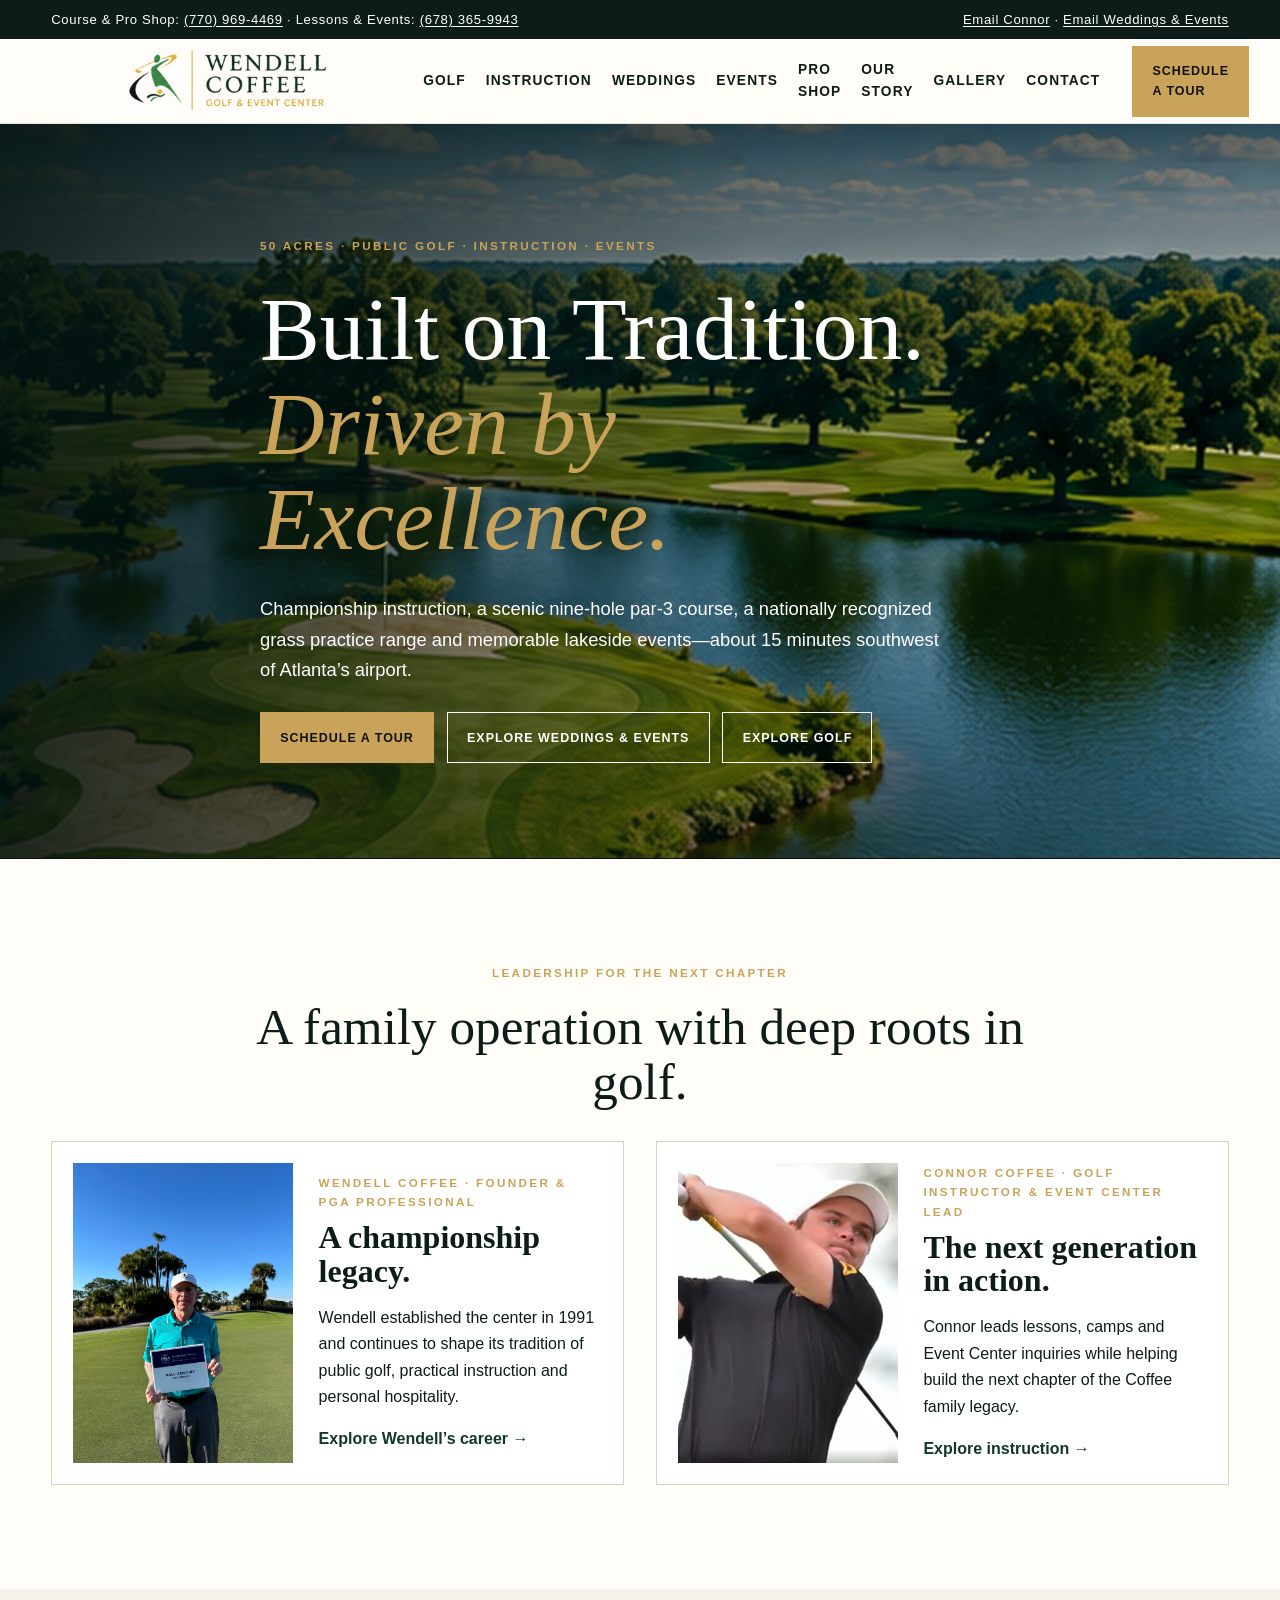
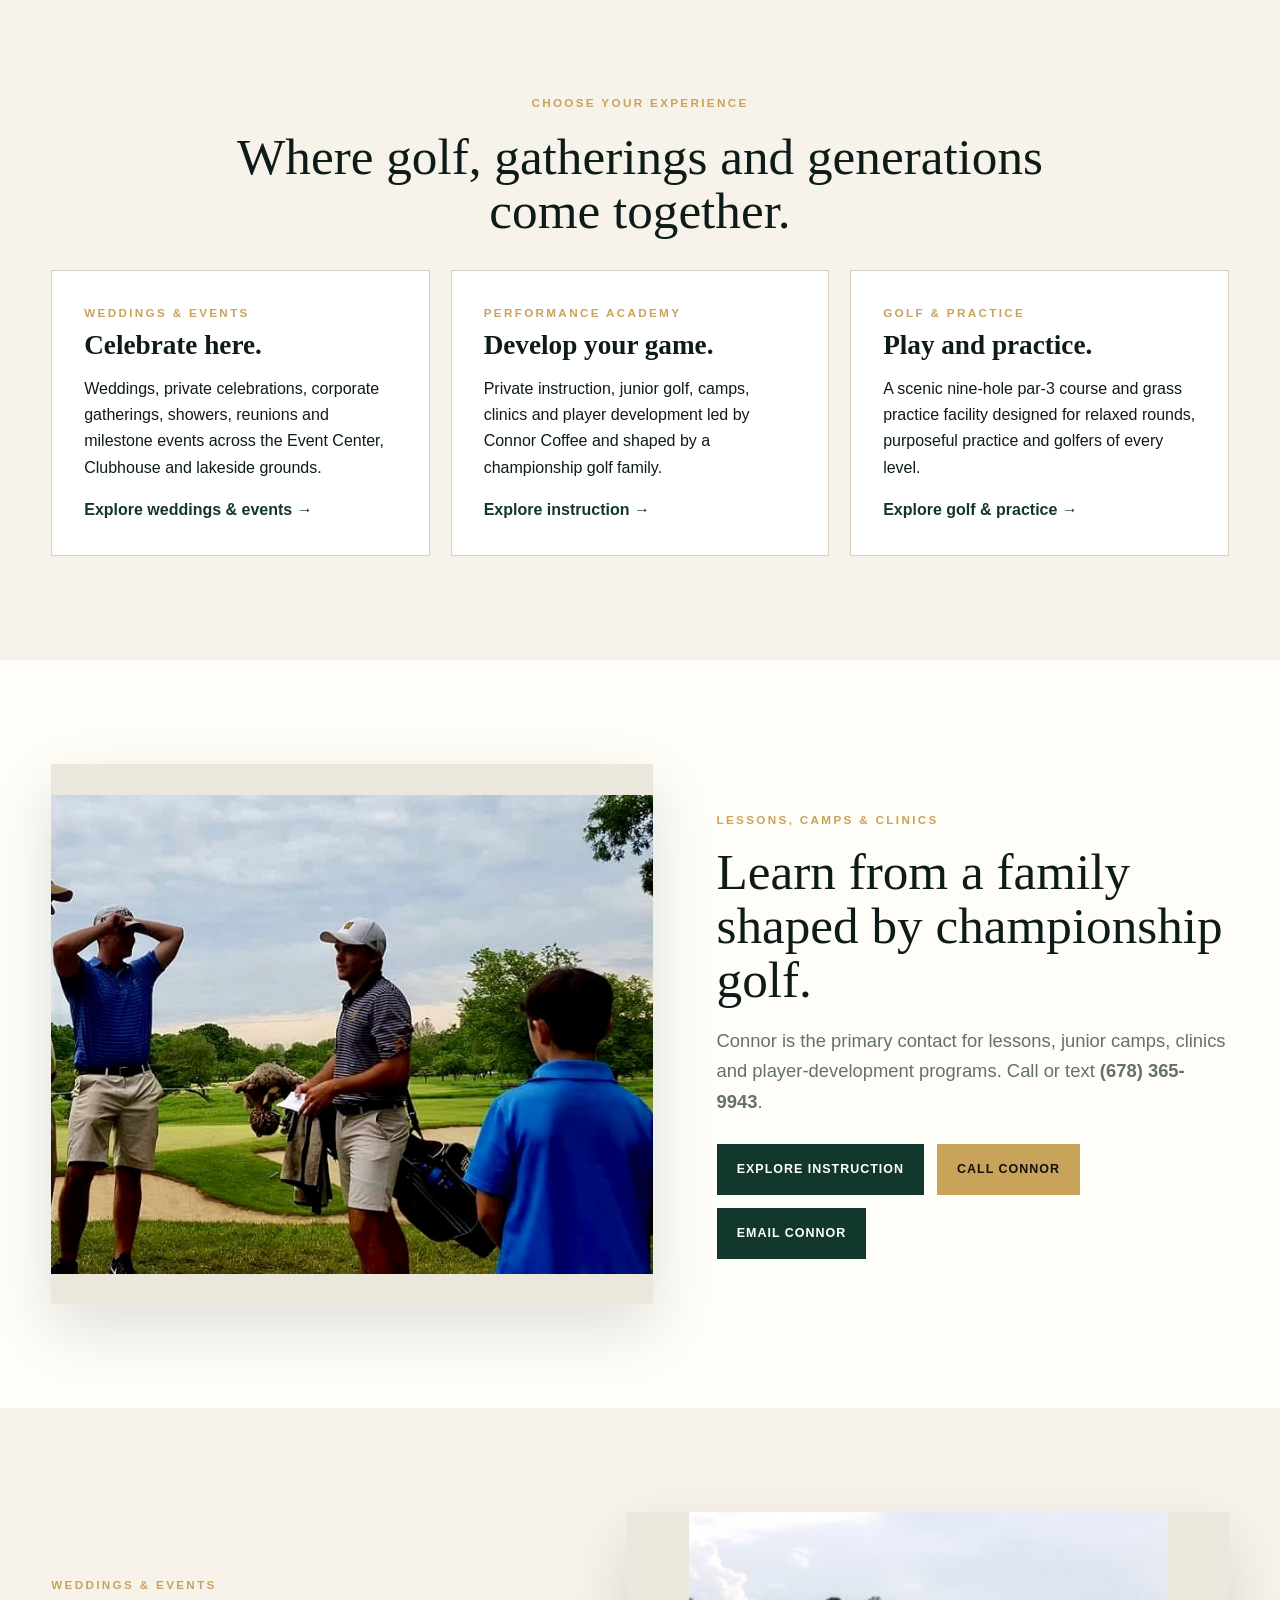
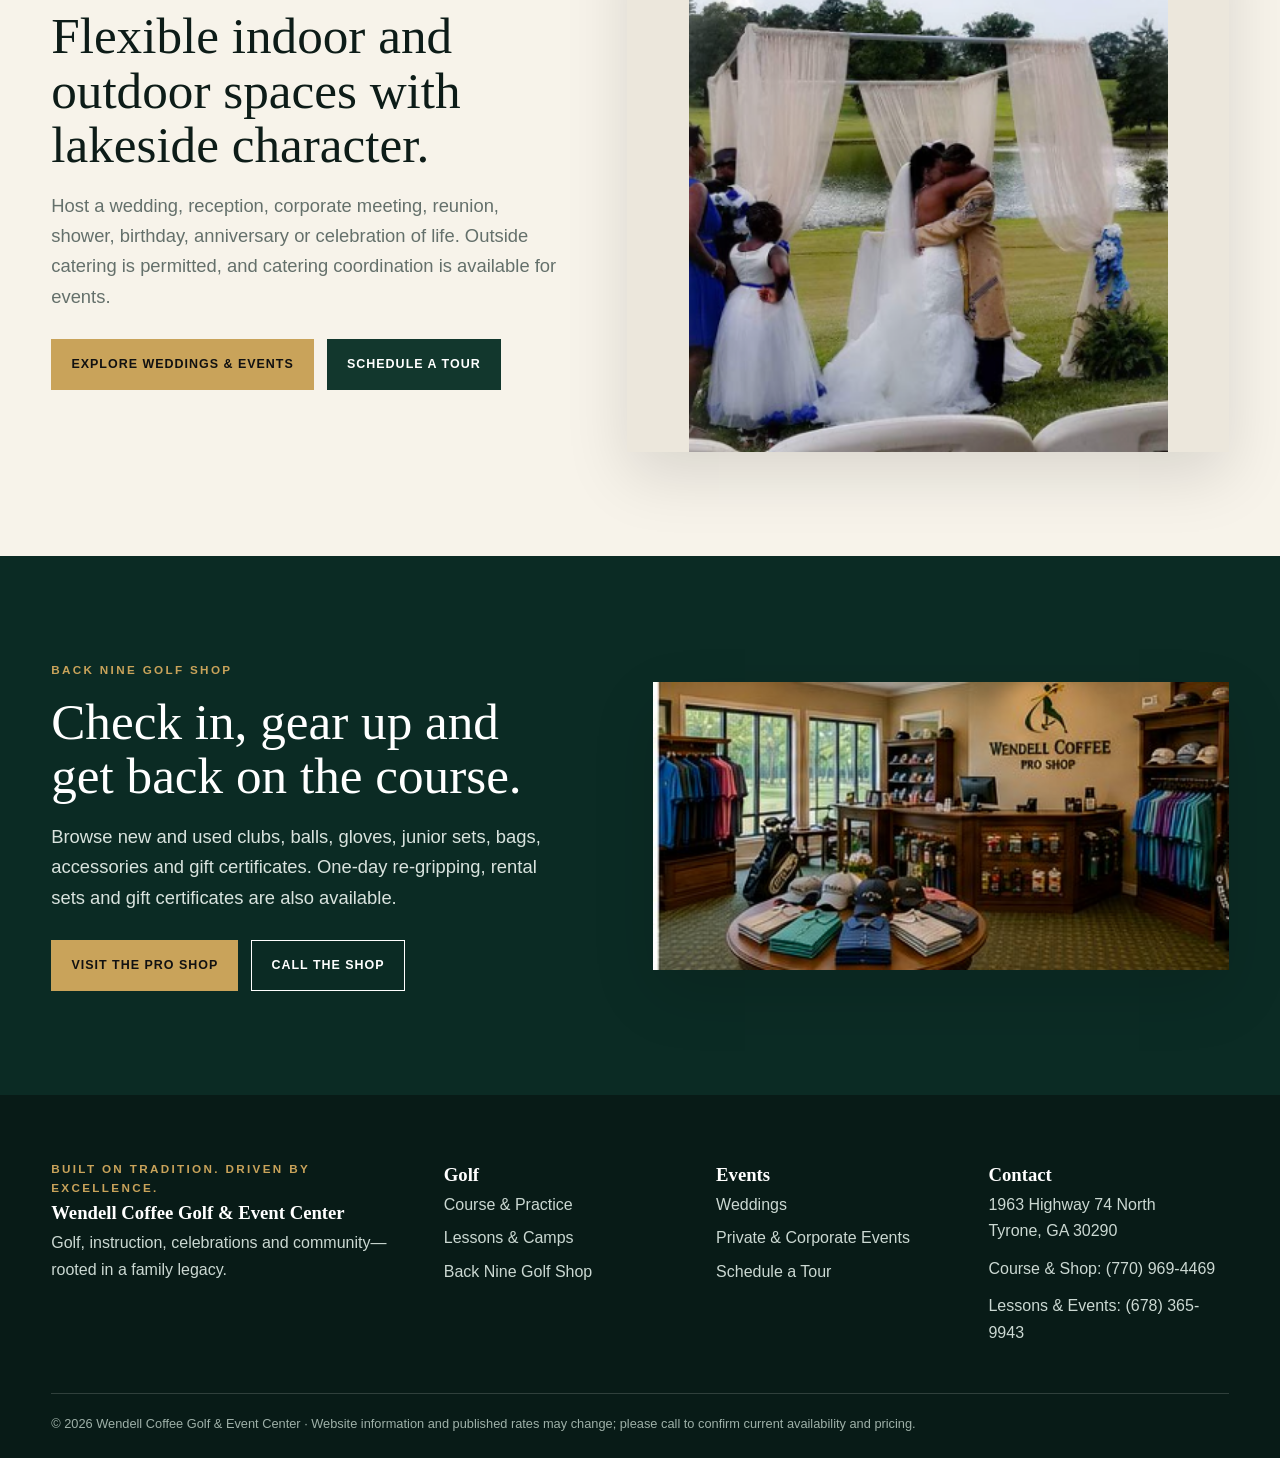
<file: index.html>
<!doctype html><html lang="en"><head><meta charset="utf-8"><meta name="viewport" content="width=device-width,initial-scale=1"><title>Wendell Coffee Golf & Event Center | Tyrone, Georgia</title><meta name="description" content="Public par-3 golf, grass practice range, golf instruction, weddings and private events in Tyrone, Georgia."><link rel="stylesheet" href="assets/css/site.css?v=25"></head><body class=""><div class="top"><div class="wrap"><span>Course & Pro Shop: <a href="tel:17709694469">(770) 969-4469</a> · Lessons & Events: <a href="tel:16783659943">(678) 365-9943</a></span><span><a href="mailto:connor.coffee.golf.lessons@gmail.com">Email Connor</a> · <a href="mailto:coffee.event.center@gmail.com">Email Weddings & Events</a></span></div></div><header class="header"><div class="wrap nav"><a class="brand brand-option3" href="index.html"><img src="assets/images/logo-option3-approved.png" alt="Wendell Coffee Golf &amp; Event Center"></a><button class="menuBtn" aria-label="Open navigation">Menu</button><nav class="links"><a href="golf.html">Golf</a><a href="academy.html">Instruction</a><a href="weddings.html">Weddings</a><a href="events.html">Events</a><a href="pro-shop.html">Pro Shop</a><a href="legacy.html">Our Story</a><a href="gallery.html">Gallery</a><a href="contact.html">Contact</a></nav><a class="btn gold" href="contact.html#inquiry">Schedule a Tour</a></div></header><section class="hero hero-v4" style="background-image:url('assets/images/par3-hero-ai.jpg')"><div class="wrap content"><div class="eyebrow">50 acres · Public golf · Instruction · Events</div><h1>Built on Tradition.<br><em>Driven by Excellence.</em></h1><p>Championship instruction, a scenic nine-hole par-3 course, a nationally recognized grass practice range and memorable lakeside events—about 15 minutes southwest of Atlanta’s airport.</p><div class="actions"><a class="btn gold" href="contact.html#inquiry">Schedule a Tour</a><a class="btn light" href="events.html">Explore Weddings &amp; Events</a><a class="btn light" href="golf.html">Explore Golf</a></div></div></section>
<section class="section"><div class="wrap"><div class="eyebrow center">Leadership for the next chapter</div><h2 class="center headline">A family operation with deep roots in golf.</h2><div class="profile-grid"><article class="profile-card"><img src="assets/images/wendell-2026.jpg" alt="Wendell Coffee"><div><div class="eyebrow">Wendell Coffee · Founder & PGA Professional</div><h3>A championship legacy.</h3><p>Wendell established the center in 1991 and continues to shape its tradition of public golf, practical instruction and personal hospitality.</p><a class="textlink" href="legacy.html#wendell">Explore Wendell’s career →</a></div></article><article class="profile-card"><img src="assets/images/connor-action-new.png" alt="Connor Coffee"><div><div class="eyebrow">Connor Coffee · Golf Instructor & Event Center Lead</div><h3>The next generation in action.</h3><p>Connor leads lessons, camps and Event Center inquiries while helping build the next chapter of the Coffee family legacy.</p><a class="textlink" href="academy.html">Explore instruction →</a></div></article></div></div></section>
<section class="section soft"><div class="wrap"><div class="eyebrow center">Choose your experience</div><h2 class="center headline">Where golf, gatherings and generations come together.</h2><div class="cards three experience-cards"><article class="card"><div class="eyebrow">Weddings &amp; Events</div><h3>Celebrate here.</h3><p>Weddings, private celebrations, corporate gatherings, showers, reunions and milestone events across the Event Center, Clubhouse and lakeside grounds.</p><a class="textlink" href="events.html">Explore weddings &amp; events →</a></article><article class="card"><div class="eyebrow">Performance Academy</div><h3>Develop your game.</h3><p>Private instruction, junior golf, camps, clinics and player development led by Connor Coffee and shaped by a championship golf family.</p><a class="textlink" href="academy.html">Explore instruction →</a></article><article class="card"><div class="eyebrow">Golf &amp; Practice</div><h3>Play and practice.</h3><p>A scenic nine-hole par-3 course and grass practice facility designed for relaxed rounds, purposeful practice and golfers of every level.</p><a class="textlink" href="golf.html">Explore golf &amp; practice →</a></article></div></div></section>
<section class="section"><div class="wrap media-feature"><div class="media-frame contain"><img src="assets/images/connor-hero.jpg" alt="Golf instruction with Connor Coffee"></div><div><div class="eyebrow">Lessons, camps & clinics</div><h2>Learn from a family shaped by championship golf.</h2><p class="lead">Connor is the primary contact for lessons, junior camps, clinics and player-development programs. Call or text <a href="tel:16783659943"><strong>(678) 365-9943</strong></a>.</p><div class="actions"><a class="btn dark" href="academy.html">Explore Instruction</a><a class="btn gold" href="tel:16783659943">Call Connor</a><a class="btn dark" href="mailto:connor.coffee.golf.lessons@gmail.com">Email Connor</a></div></div></div></section>
<section class="section soft"><div class="wrap media-feature reverse"><div><div class="eyebrow">Weddings & events</div><h2>Flexible indoor and outdoor spaces with lakeside character.</h2><p class="lead">Host a wedding, reception, corporate meeting, reunion, shower, birthday, anniversary or celebration of life. Outside catering is permitted, and catering coordination is available for events.</p><div class="actions"><a class="btn gold" href="events.html">Explore Weddings &amp; Events</a><a class="btn dark" href="contact.html#inquiry">Schedule a Tour</a></div></div><div class="media-frame contain"><img src="assets/images/wedding-lake-new.png" alt="Lakeside wedding ceremony"></div></div></section>
<section class="section dark"><div class="wrap split reverse"><div><div class="eyebrow">Back Nine Golf Shop</div><h2>Check in, gear up and get back on the course.</h2><p class="lead">Browse new and used clubs, balls, gloves, junior sets, bags, accessories and gift certificates. One-day re-gripping, rental sets and gift certificates are also available.</p><div class="actions"><a class="btn gold" href="pro-shop.html">Visit the Pro Shop</a><a class="btn light" href="tel:17709694469">Call the Shop</a></div></div><img class="wide" src="assets/images/proshop-interior.jpg" alt="Back Nine Golf Shop"></div></section><footer class="footer"><div class="wrap"><div class="footergrid"><div><div class="eyebrow">Built on Tradition. Driven by Excellence.</div><h3>Wendell Coffee Golf &amp; Event Center</h3><p>Golf, instruction, celebrations and community—rooted in a family legacy.</p></div><div><h3>Golf</h3><a href="golf.html">Course & Practice</a><a href="academy.html">Lessons & Camps</a><a href="pro-shop.html">Back Nine Golf Shop</a></div><div><h3>Events</h3><a href="weddings.html">Weddings</a><a href="events.html">Private & Corporate Events</a><a href="contact.html">Schedule a Tour</a></div><div><h3>Contact</h3><p>1963 Highway 74 North<br>Tyrone, GA 30290</p><a href="tel:17709694469">Course & Shop: (770) 969-4469</a><a href="tel:16783659943">Lessons & Events: (678) 365-9943</a></div></div><div class="copy">© 2026 Wendell Coffee Golf & Event Center · Website information and published rates may change; please call to confirm current availability and pricing.</div></div></footer><div class="mobileCta"><a class="btn gold" href="tel:16783659943">Call Connor</a><a class="btn dark" href="mailto:connor.coffee.golf.lessons@gmail.com">Email Connor</a></div><script src="assets/js/site.js?v=25"></script></body></html>
</file>
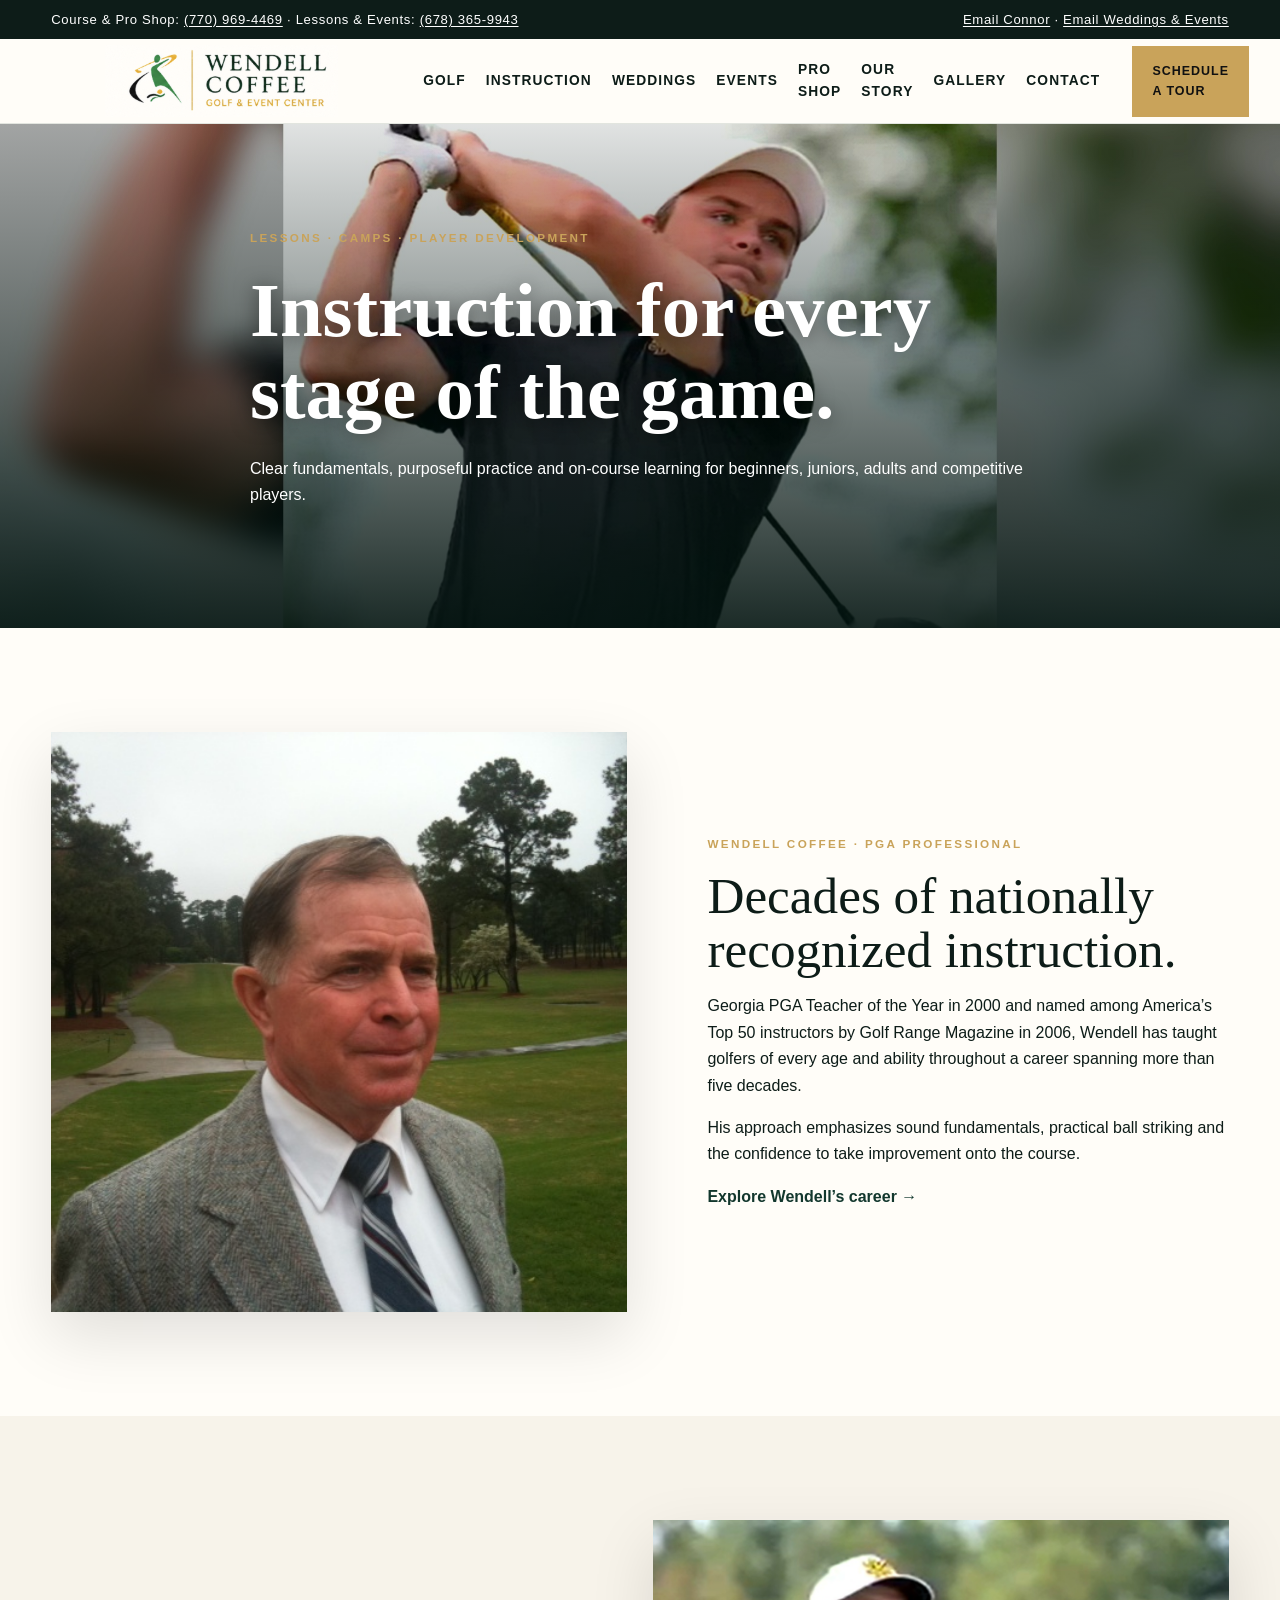
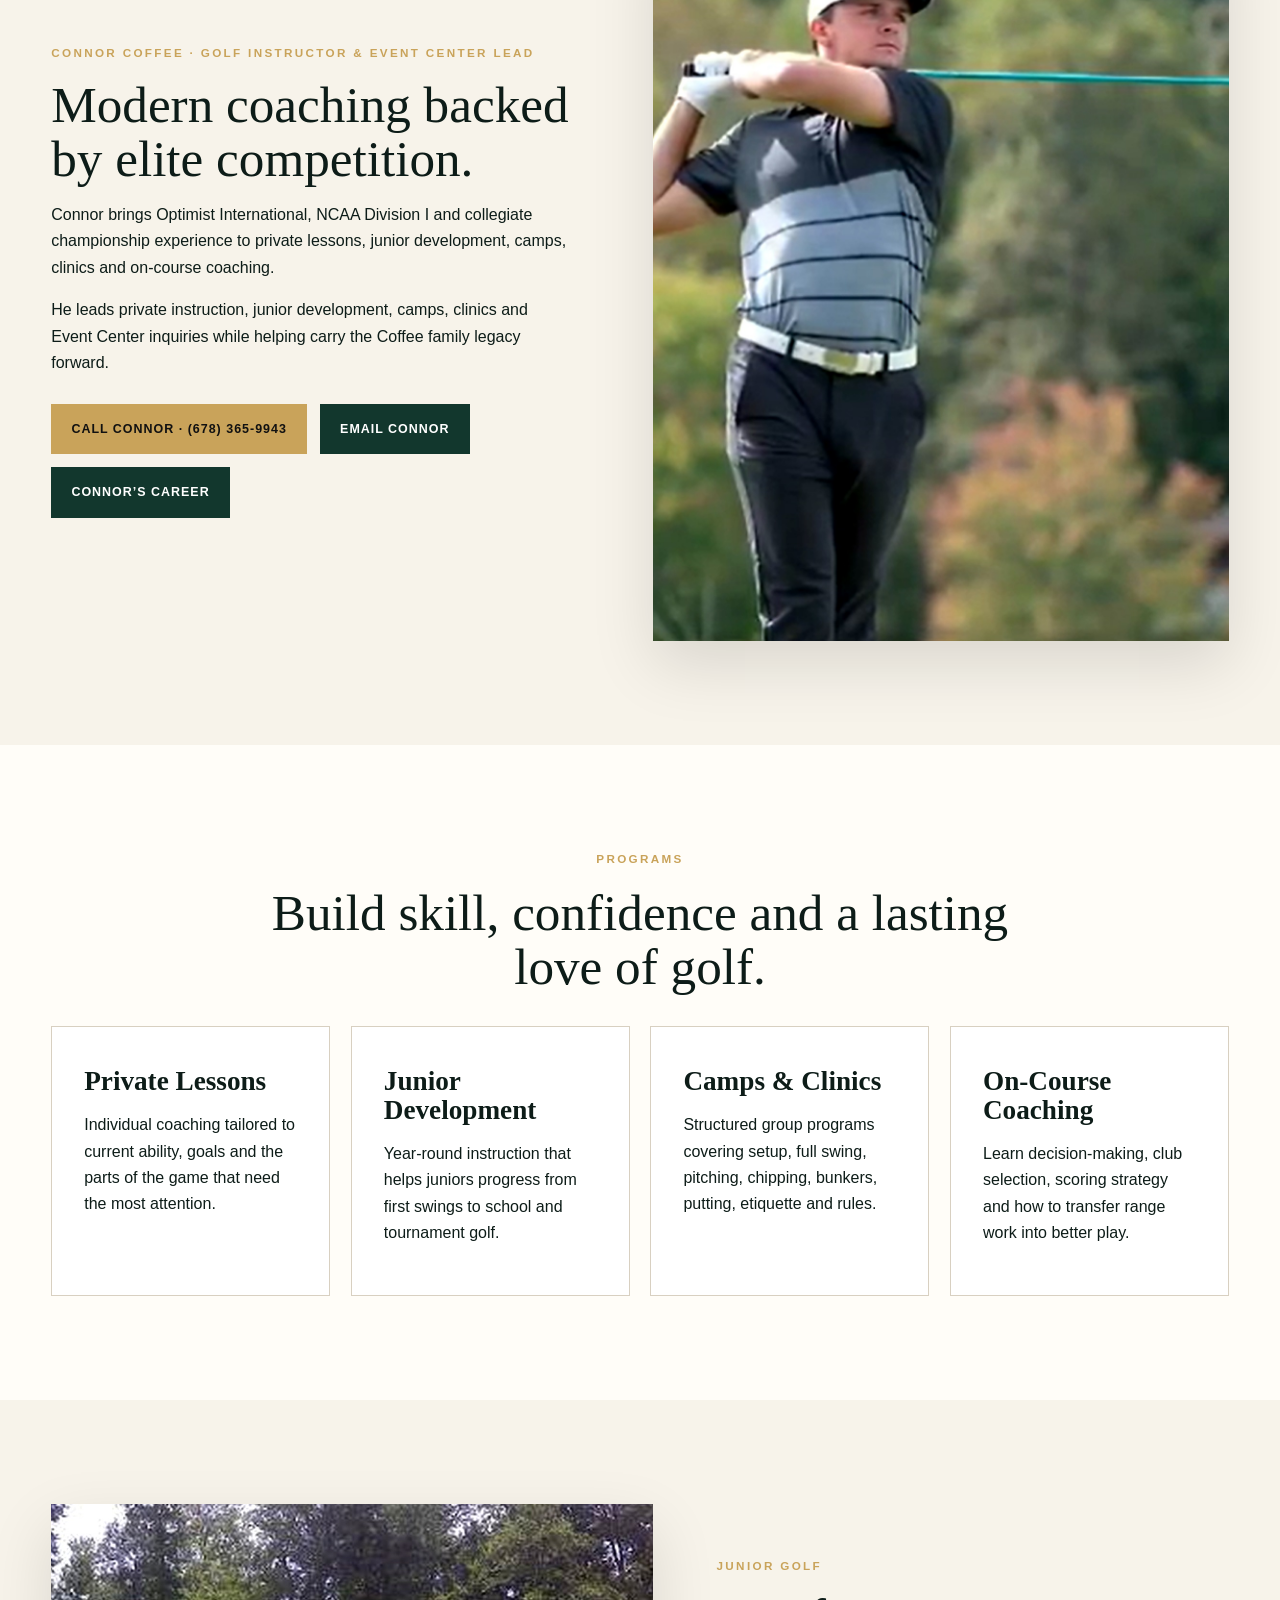
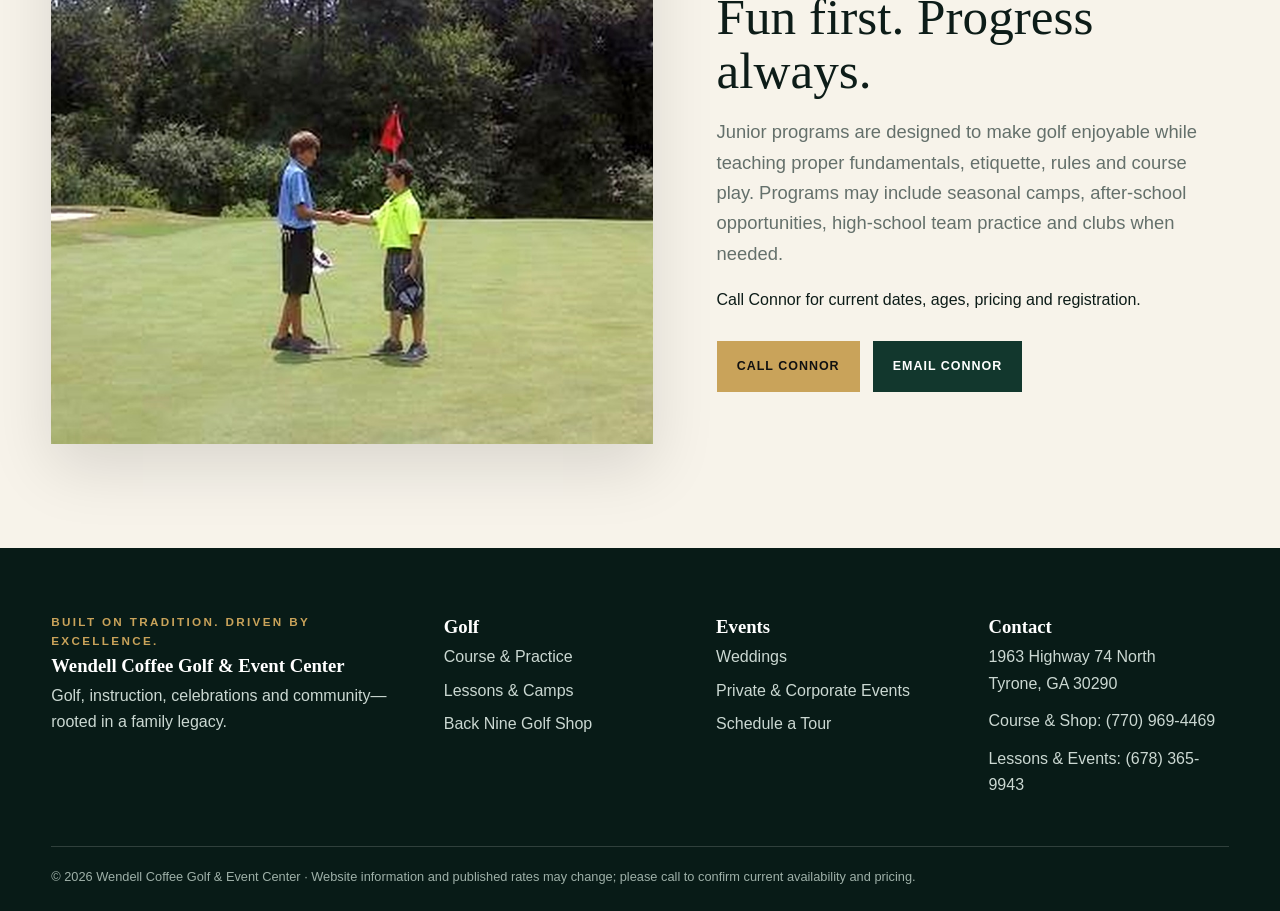
<file: academy.html>
<!doctype html><html lang="en"><head><meta charset="utf-8"><meta name="viewport" content="width=device-width,initial-scale=1"><title>Golf Instruction & Junior Golf | Wendell Coffee Golf Center</title><meta name="description" content="Private golf lessons, junior golf, camps, clinics and on-course coaching led by Wendell and Connor Coffee."><link rel="stylesheet" href="assets/css/site.css?v=25"></head><body class=""><div class="top"><div class="wrap"><span>Course & Pro Shop: <a href="tel:17709694469">(770) 969-4469</a> · Lessons & Events: <a href="tel:16783659943">(678) 365-9943</a></span><span><a href="mailto:connor.coffee.golf.lessons@gmail.com">Email Connor</a> · <a href="mailto:coffee.event.center@gmail.com">Email Weddings & Events</a></span></div></div><header class="header"><div class="wrap nav"><a class="brand brand-option3" href="index.html"><img src="assets/images/logo-option3-approved.png" alt="Wendell Coffee Golf &amp; Event Center"></a><button class="menuBtn" aria-label="Open navigation">Menu</button><nav class="links"><a href="golf.html">Golf</a><a href="academy.html">Instruction</a><a href="weddings.html">Weddings</a><a href="events.html">Events</a><a href="pro-shop.html">Pro Shop</a><a href="legacy.html">Our Story</a><a href="gallery.html">Gallery</a><a href="contact.html">Contact</a></nav><a class="btn gold" href="contact.html#inquiry">Schedule a Tour</a></div></header><section class="pagehero academy-hero" style="background-image:url('assets/images/academy-hero-v4.jpg')"><div class="wrap content"><div class="eyebrow">Lessons · Camps · Player Development</div><h1>Instruction for every stage of the game.</h1><p>Clear fundamentals, purposeful practice and on-course learning for beginners, juniors, adults and competitive players.</p></div></section>
<section class="section"><div class="wrap split"><img class="portrait" src="assets/images/wendell-headshot-new.jpg" alt="Wendell Coffee teaching golf"><div><div class="eyebrow">Wendell Coffee · PGA Professional</div><h2>Decades of nationally recognized instruction.</h2><p>Georgia PGA Teacher of the Year in 2000 and named among America’s Top 50 instructors by Golf Range Magazine in 2006, Wendell has taught golfers of every age and ability throughout a career spanning more than five decades.</p><p>His approach emphasizes sound fundamentals, practical ball striking and the confidence to take improvement onto the course.</p><a class="textlink" href="legacy.html#wendell">Explore Wendell’s career →</a></div></div></section>
<section class="section soft"><div class="wrap split reverse"><div><div class="eyebrow">Connor Coffee · Golf Instructor & Event Center Lead</div><h2>Modern coaching backed by elite competition.</h2><p>Connor brings Optimist International, NCAA Division I and collegiate championship experience to private lessons, junior development, camps, clinics and on-course coaching.</p><p>He leads private instruction, junior development, camps, clinics and Event Center inquiries while helping carry the Coffee family legacy forward.</p><div class="actions"><a class="btn gold" href="tel:16783659943">Call Connor · (678) 365-9943</a><a class="btn dark" href="mailto:connor.coffee.golf.lessons@gmail.com">Email Connor</a><a class="btn dark" href="legacy.html#connor">Connor’s Career</a></div></div><img class="portrait" src="assets/images/connor-legacy-v7.jpg" alt="Connor Coffee competing"></div></section>
<section class="section"><div class="wrap"><div class="eyebrow center">Programs</div><h2 class="center headline">Build skill, confidence and a lasting love of golf.</h2><div class="cards four"><article class="card"><h3>Private Lessons</h3><p>Individual coaching tailored to current ability, goals and the parts of the game that need the most attention.</p></article><article class="card"><h3>Junior Development</h3><p>Year-round instruction that helps juniors progress from first swings to school and tournament golf.</p></article><article class="card"><h3>Camps & Clinics</h3><p>Structured group programs covering setup, full swing, pitching, chipping, bunkers, putting, etiquette and rules.</p></article><article class="card"><h3>On-Course Coaching</h3><p>Learn decision-making, club selection, scoring strategy and how to transfer range work into better play.</p></article></div></div></section>
<section class="section soft"><div class="wrap media-feature"><div class="media-frame"><img src="assets/images/caden-learning-on-course.jpg" alt="Caden Coffee learning golf as a junior"></div><div><div class="eyebrow">Junior golf</div><h2>Fun first. Progress always.</h2><p class="lead">Junior programs are designed to make golf enjoyable while teaching proper fundamentals, etiquette, rules and course play. Programs may include seasonal camps, after-school opportunities, high-school team practice and clubs when needed.</p><p>Call Connor for current dates, ages, pricing and registration.</p><div class="actions"><a class="btn gold" href="tel:16783659943">Call Connor</a><a class="btn dark" href="mailto:connor.coffee.golf.lessons@gmail.com">Email Connor</a></div></div></div></section><footer class="footer"><div class="wrap"><div class="footergrid"><div><div class="eyebrow">Built on Tradition. Driven by Excellence.</div><h3>Wendell Coffee Golf &amp; Event Center</h3><p>Golf, instruction, celebrations and community—rooted in a family legacy.</p></div><div><h3>Golf</h3><a href="golf.html">Course & Practice</a><a href="academy.html">Lessons & Camps</a><a href="pro-shop.html">Back Nine Golf Shop</a></div><div><h3>Events</h3><a href="weddings.html">Weddings</a><a href="events.html">Private & Corporate Events</a><a href="contact.html">Schedule a Tour</a></div><div><h3>Contact</h3><p>1963 Highway 74 North<br>Tyrone, GA 30290</p><a href="tel:17709694469">Course & Shop: (770) 969-4469</a><a href="tel:16783659943">Lessons & Events: (678) 365-9943</a></div></div><div class="copy">© 2026 Wendell Coffee Golf & Event Center · Website information and published rates may change; please call to confirm current availability and pricing.</div></div></footer><div class="mobileCta"><a class="btn gold" href="tel:16783659943">Call Connor</a><a class="btn dark" href="mailto:connor.coffee.golf.lessons@gmail.com">Email Connor</a></div><script src="assets/js/site.js?v=25"></script></body></html>
</file>
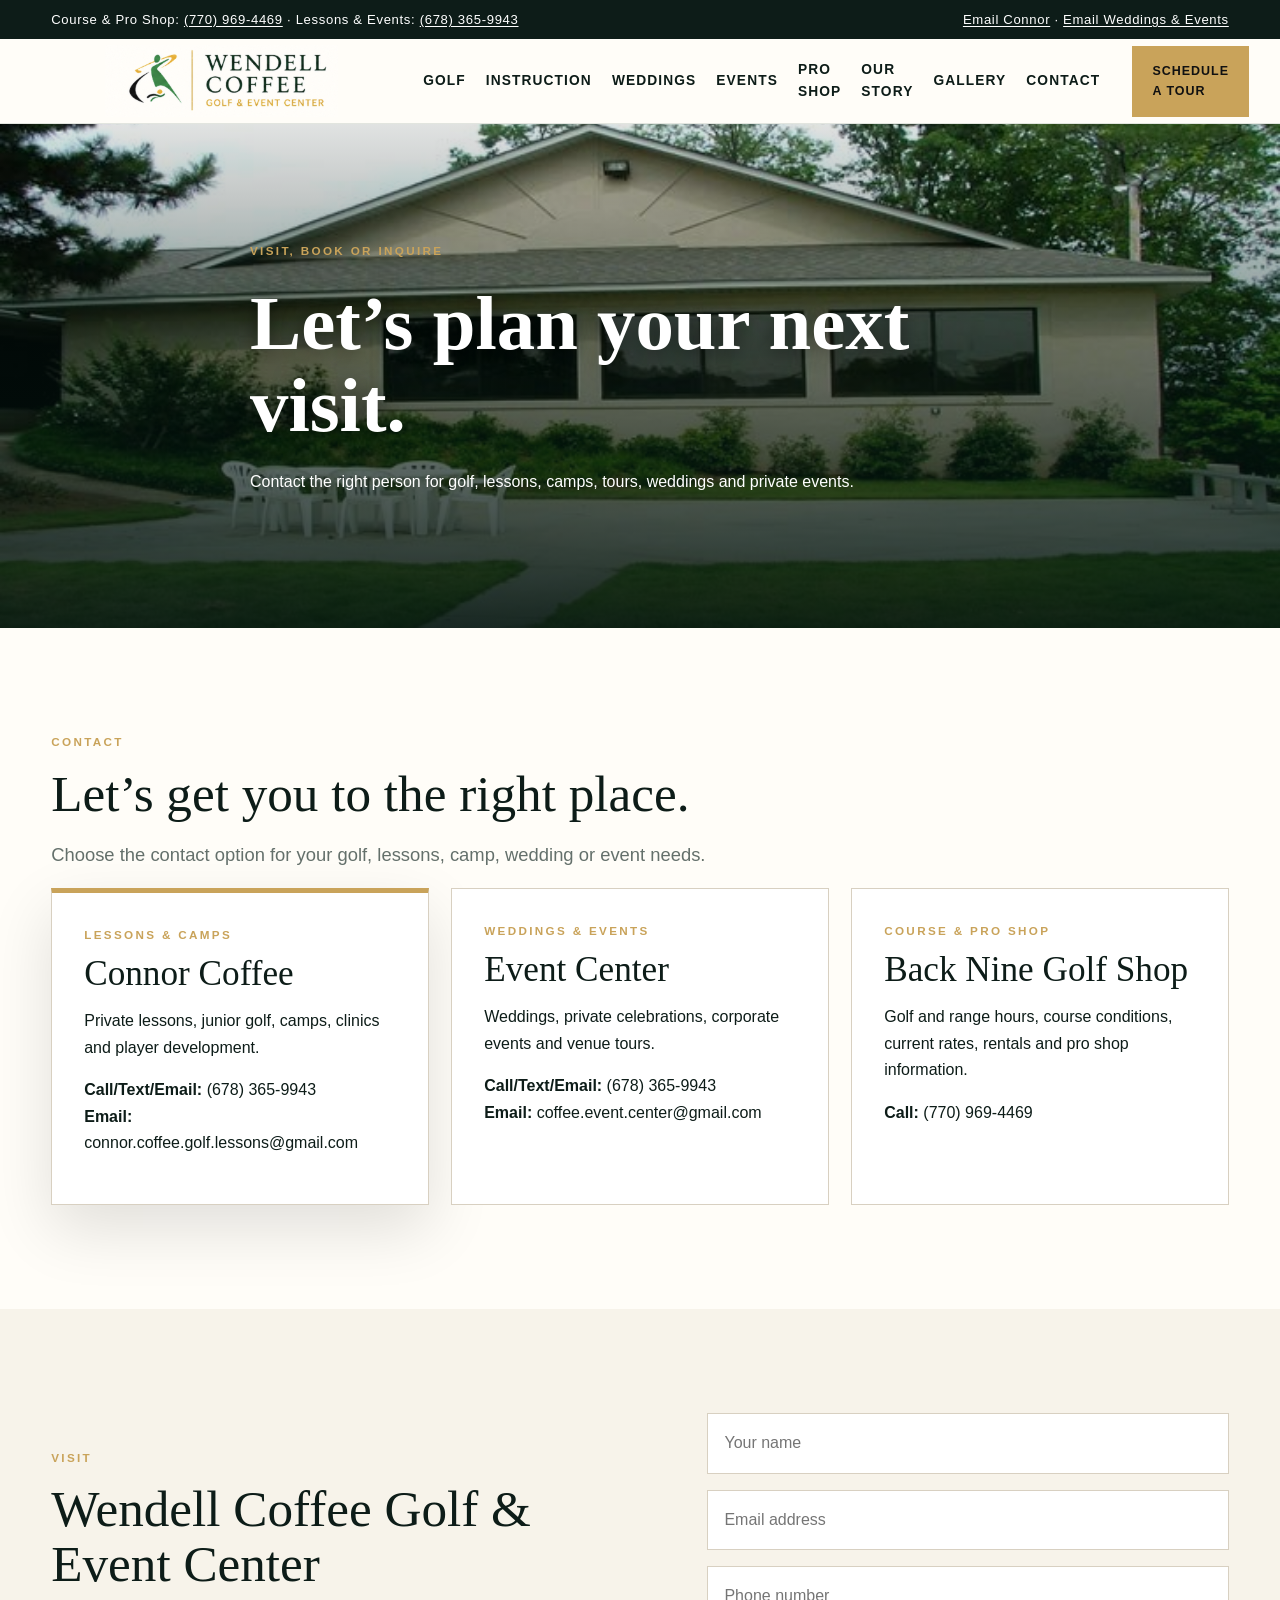
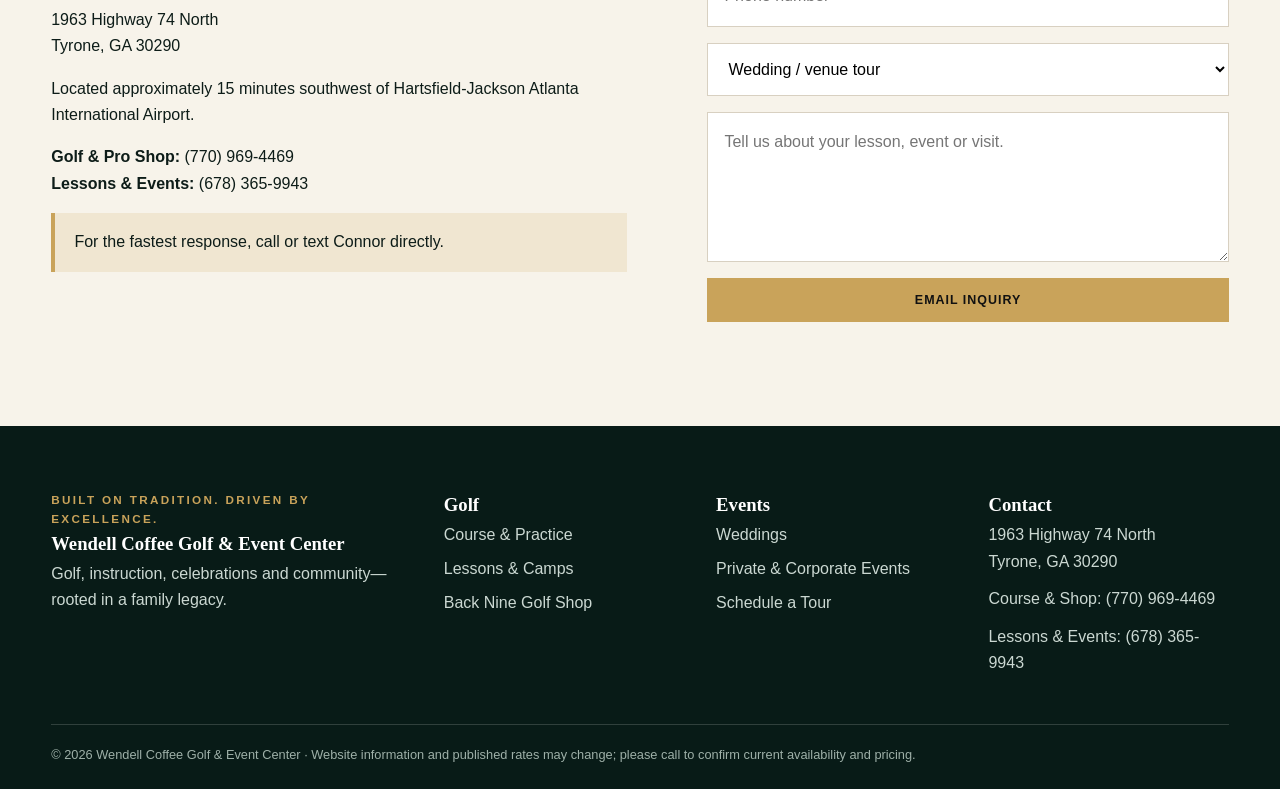
<file: contact.html>
<!doctype html><html lang="en"><head><meta charset="utf-8"><meta name="viewport" content="width=device-width,initial-scale=1"><title>Contact | Wendell Coffee Golf & Event Center</title><meta name="description" content="Contact Connor Coffee for lessons, camps, weddings and events, or call the Back Nine Golf Shop for course information."><link rel="stylesheet" href="assets/css/site.css?v=25"></head><body class=""><div class="top"><div class="wrap"><span>Course & Pro Shop: <a href="tel:17709694469">(770) 969-4469</a> · Lessons & Events: <a href="tel:16783659943">(678) 365-9943</a></span><span><a href="mailto:connor.coffee.golf.lessons@gmail.com">Email Connor</a> · <a href="mailto:coffee.event.center@gmail.com">Email Weddings & Events</a></span></div></div><header class="header"><div class="wrap nav"><a class="brand brand-option3" href="index.html"><img src="assets/images/logo-option3-approved.png" alt="Wendell Coffee Golf &amp; Event Center"></a><button class="menuBtn" aria-label="Open navigation">Menu</button><nav class="links"><a href="golf.html">Golf</a><a href="academy.html">Instruction</a><a href="weddings.html">Weddings</a><a href="events.html">Events</a><a href="pro-shop.html">Pro Shop</a><a href="legacy.html">Our Story</a><a href="gallery.html">Gallery</a><a href="contact.html">Contact</a></nav><a class="btn gold" href="contact.html#inquiry">Schedule a Tour</a></div></header><section class="pagehero" style="background-image:url('assets/images/clubhouse.jpg')"><div class="wrap content"><div class="eyebrow">Visit, book or inquire</div><h1>Let’s plan your next visit.</h1><p>Contact the right person for golf, lessons, camps, tours, weddings and private events.</p></div></section>
<section class="section"><div class="wrap"><div class="eyebrow">Contact</div><h2>Let’s get you to the right place.</h2><p class="lead">Choose the contact option for your golf, lessons, camp, wedding or event needs.</p><div class="leadership-contact"><article class="contact-card featured"><div class="eyebrow">Lessons &amp; Camps</div><h2>Connor Coffee</h2><p>Private lessons, junior golf, camps, clinics and player development.</p><p class="contact-lines"><strong>Call/Text/Email:</strong> <a href="tel:16783659943">(678) 365-9943</a><br><strong>Email:</strong> <a href="mailto:connor.coffee.golf.lessons@gmail.com">connor.coffee.golf.lessons@gmail.com</a></p></article><article class="contact-card"><div class="eyebrow">Weddings &amp; Events</div><h2>Event Center</h2><p>Weddings, private celebrations, corporate events and venue tours.</p><p class="contact-lines"><strong>Call/Text/Email:</strong> <a href="tel:16783659943">(678) 365-9943</a><br><strong>Email:</strong> <a href="mailto:coffee.event.center@gmail.com">coffee.event.center@gmail.com</a></p></article><article class="contact-card"><div class="eyebrow">Course &amp; Pro Shop</div><h2>Back Nine Golf Shop</h2><p>Golf and range hours, course conditions, current rates, rentals and pro shop information.</p><p class="contact-lines"><strong>Call:</strong> <a href="tel:17709694469">(770) 969-4469</a></p></article></div></div></section>
<section class="section soft"><div class="wrap split"><div><div class="eyebrow">Visit</div><h2>Wendell Coffee Golf & Event Center</h2><p>1963 Highway 74 North<br>Tyrone, GA 30290</p><p>Located approximately 15 minutes southwest of Hartsfield-Jackson Atlanta International Airport.</p><p><strong>Golf & Pro Shop:</strong> <a href="tel:17709694469">(770) 969-4469</a><br><strong>Lessons & Events:</strong> <a href="tel:16783659943">(678) 365-9943</a></p><p class="notice">For the fastest response, call or text Connor directly.</p></div><form class="form" id="inquiry"><input name="name" aria-label="Name" placeholder="Your name" required><input name="email" type="email" aria-label="Email" placeholder="Email address" required><input name="phone" aria-label="Phone" placeholder="Phone number"><select name="inquiryType" aria-label="Inquiry type"><option>Wedding / venue tour</option><option>Private event</option><option>Corporate event or golf outing</option><option>Golf lesson</option><option>Junior golf / camp</option><option>Golf / course information</option><option>Pro shop</option><option>Birthday / milestone</option><option>Celebration of life</option></select><textarea name="message" aria-label="Message" placeholder="Tell us about your lesson, event or visit."></textarea><button class="btn gold" type="submit">Email Inquiry</button></form></div></section><footer class="footer"><div class="wrap"><div class="footergrid"><div><div class="eyebrow">Built on Tradition. Driven by Excellence.</div><h3>Wendell Coffee Golf &amp; Event Center</h3><p>Golf, instruction, celebrations and community—rooted in a family legacy.</p></div><div><h3>Golf</h3><a href="golf.html">Course & Practice</a><a href="academy.html">Lessons & Camps</a><a href="pro-shop.html">Back Nine Golf Shop</a></div><div><h3>Events</h3><a href="weddings.html">Weddings</a><a href="events.html">Private & Corporate Events</a><a href="contact.html">Schedule a Tour</a></div><div><h3>Contact</h3><p>1963 Highway 74 North<br>Tyrone, GA 30290</p><a href="tel:17709694469">Course & Shop: (770) 969-4469</a><a href="tel:16783659943">Lessons & Events: (678) 365-9943</a></div></div><div class="copy">© 2026 Wendell Coffee Golf & Event Center · Website information and published rates may change; please call to confirm current availability and pricing.</div></div></footer><div class="mobileCta"><a class="btn gold" href="tel:16783659943">Call Connor</a><a class="btn dark" href="mailto:connor.coffee.golf.lessons@gmail.com">Email Connor</a></div><script src="assets/js/site.js?v=25"></script></body></html>
</file>
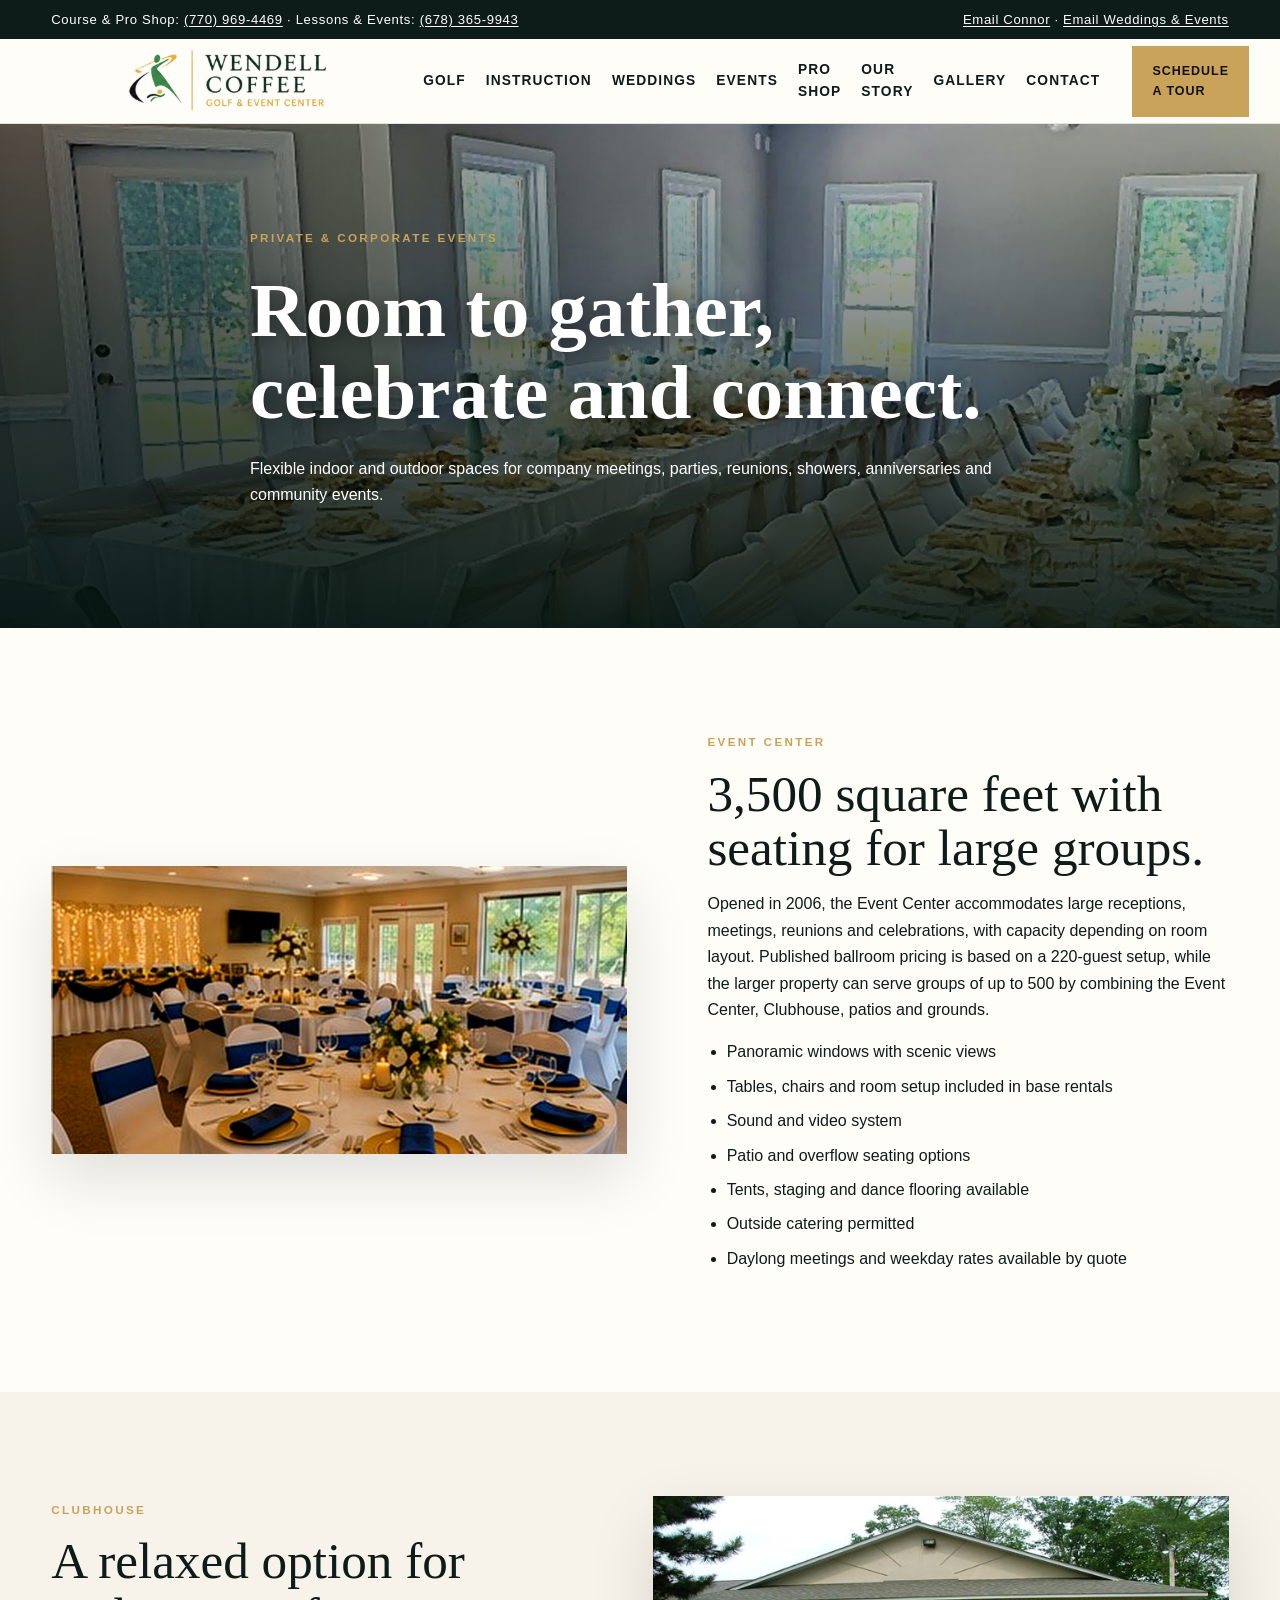
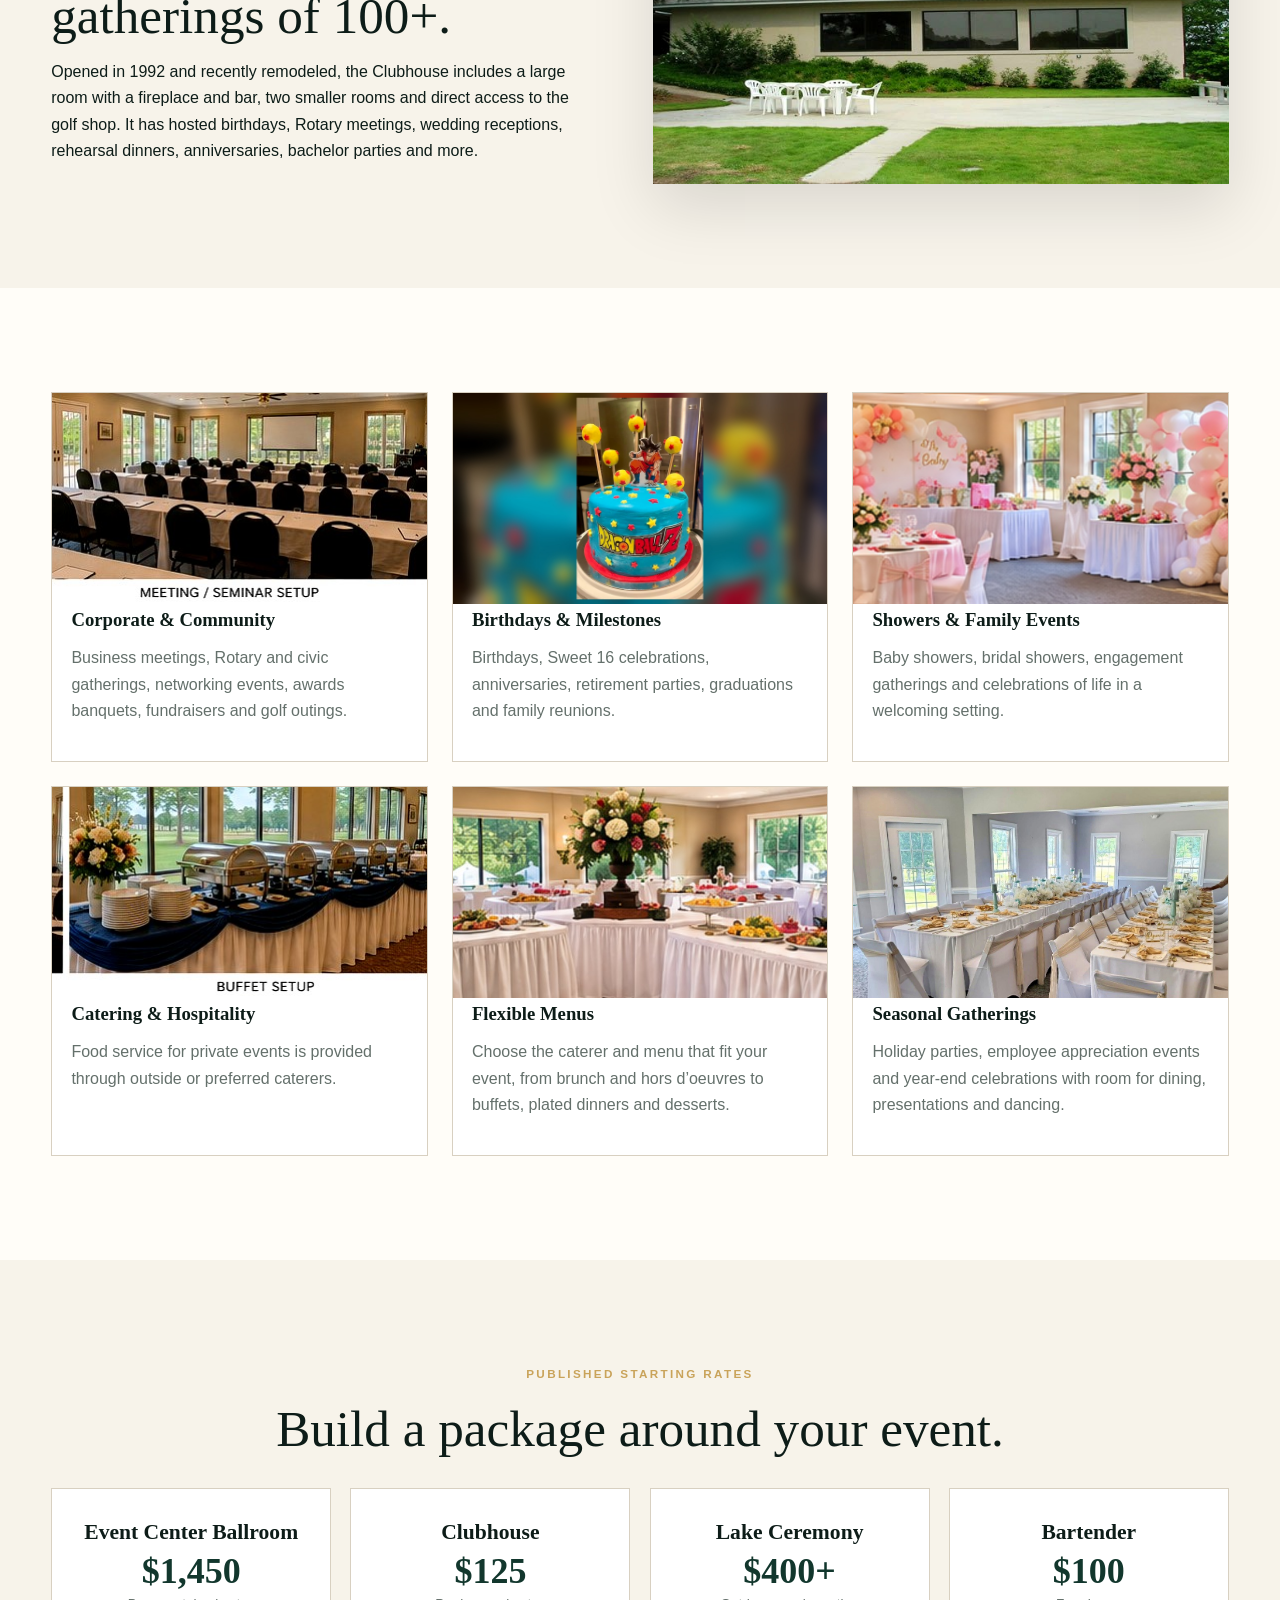
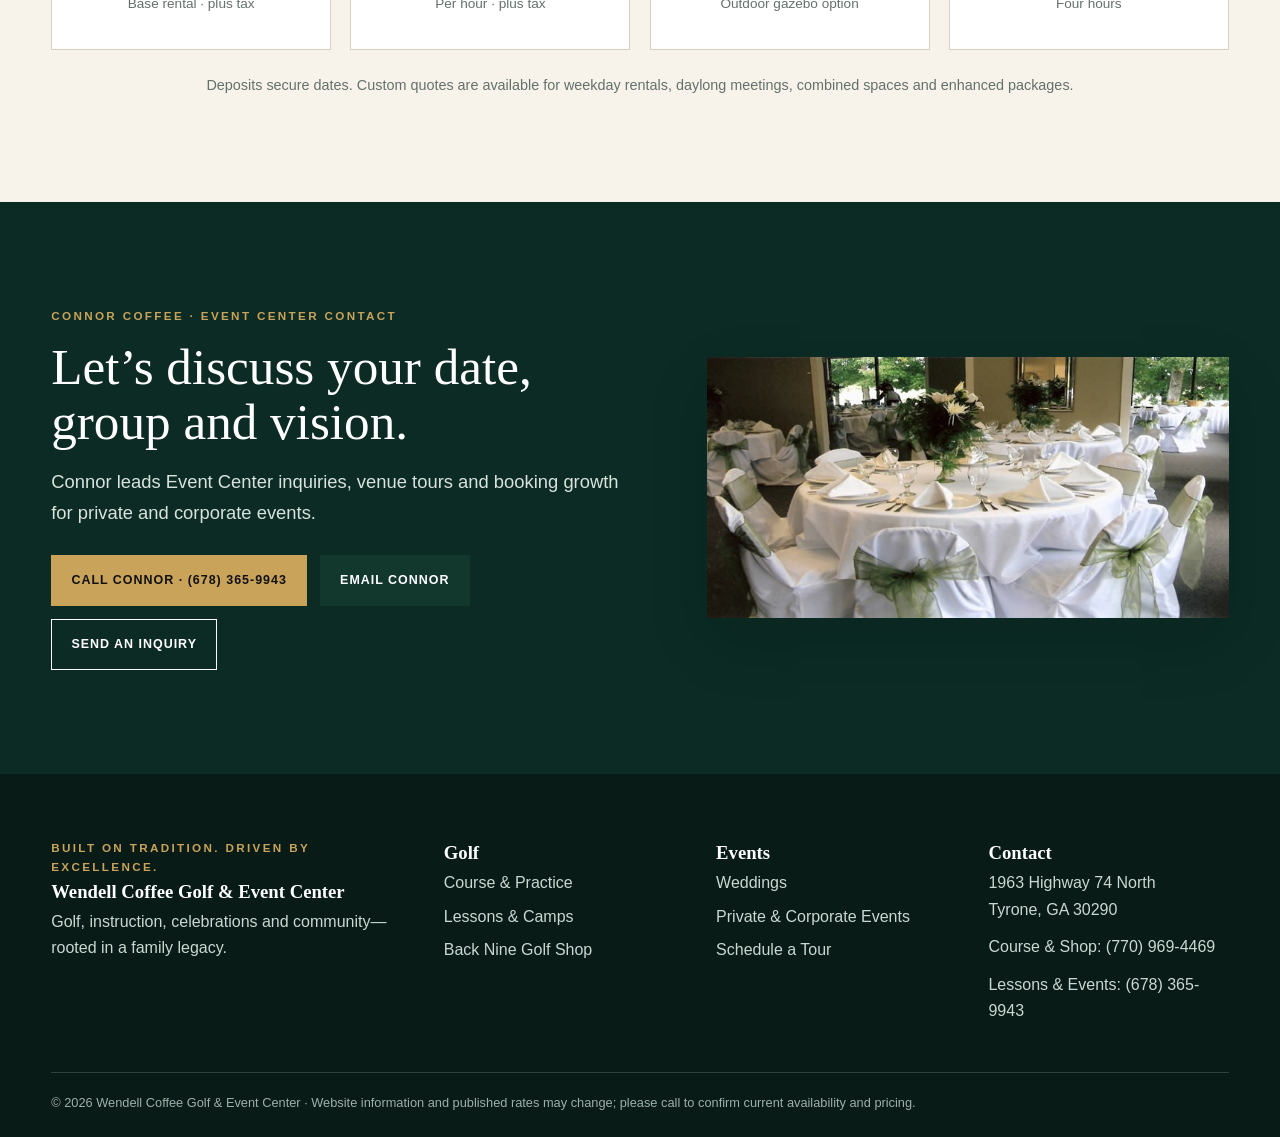
<file: events.html>
<!doctype html><html lang="en"><head><meta charset="utf-8"><meta name="viewport" content="width=device-width,initial-scale=1"><title>Private & Corporate Events | Wendell Coffee Golf & Event Center</title><meta name="description" content="Event Center and Clubhouse rentals for corporate meetings, birthdays, showers, reunions and celebrations in Tyrone, Georgia."><link rel="stylesheet" href="assets/css/site.css?v=25"></head><body class=""><div class="top"><div class="wrap"><span>Course & Pro Shop: <a href="tel:17709694469">(770) 969-4469</a> · Lessons & Events: <a href="tel:16783659943">(678) 365-9943</a></span><span><a href="mailto:connor.coffee.golf.lessons@gmail.com">Email Connor</a> · <a href="mailto:coffee.event.center@gmail.com">Email Weddings & Events</a></span></div></div><header class="header"><div class="wrap nav"><a class="brand brand-option3" href="index.html"><img src="assets/images/logo-option3-approved.png" alt="Wendell Coffee Golf &amp; Event Center"></a><button class="menuBtn" aria-label="Open navigation">Menu</button><nav class="links"><a href="golf.html">Golf</a><a href="academy.html">Instruction</a><a href="weddings.html">Weddings</a><a href="events.html">Events</a><a href="pro-shop.html">Pro Shop</a><a href="legacy.html">Our Story</a><a href="gallery.html">Gallery</a><a href="contact.html">Contact</a></nav><a class="btn gold" href="contact.html#inquiry">Schedule a Tour</a></div></header><section class="pagehero" style="background-image:url('assets/images/events-hero-v8.jpg')"><div class="wrap content"><div class="eyebrow">Private & Corporate Events</div><h1>Room to gather, celebrate and connect.</h1><p>Flexible indoor and outdoor spaces for company meetings, parties, reunions, showers, anniversaries and community events.</p></div></section>
<section class="section"><div class="wrap split"><img class="wide" src="assets/images/event-elegant-v5.jpg" alt="Event Center reception setup"><div><div class="eyebrow">Event Center</div><h2>3,500 square feet with seating for large groups.</h2><p>Opened in 2006, the Event Center accommodates large receptions, meetings, reunions and celebrations, with capacity depending on room layout. Published ballroom pricing is based on a 220-guest setup, while the larger property can serve groups of up to 500 by combining the Event Center, Clubhouse, patios and grounds.</p><ul class="checklist"><li>Panoramic windows with scenic views</li><li>Tables, chairs and room setup included in base rentals</li><li>Sound and video system</li><li>Patio and overflow seating options</li><li>Tents, staging and dance flooring available</li><li>Outside catering permitted</li><li>Daylong meetings and weekday rates available by quote</li></ul></div></div></section>
<section class="section soft"><div class="wrap split reverse"><div><div class="eyebrow">Clubhouse</div><h2>A relaxed option for gatherings of 100+.</h2><p>Opened in 1992 and recently remodeled, the Clubhouse includes a large room with a fireplace and bar, two smaller rooms and direct access to the golf shop. It has hosted birthdays, Rotary meetings, wedding receptions, rehearsal dinners, anniversaries, bachelor parties and more.</p></div><img class="wide" src="assets/images/clubhouse.jpg" alt="Wendell Coffee Clubhouse"></div></section>
<section class="section"><div class="wrap event-grid"><article><img src="assets/images/event-corporate-clean.jpg" alt="Corporate event setup"><h3>Corporate & Community</h3><p>Business meetings, Rotary and civic gatherings, networking events, awards banquets, fundraisers and golf outings.</p></article><article><img class="full-view" src="assets/images/event-party-cake-v6.jpg" alt="Custom birthday cake"><h3>Birthdays & Milestones</h3><p>Birthdays, Sweet 16 celebrations, anniversaries, retirement parties, graduations and family reunions.</p></article><article><img src="assets/images/gallery-baby-shower-v12.jpg" alt="Baby shower at the Event Center"><h3>Showers & Family Events</h3><p>Baby showers, bridal showers, engagement gatherings and celebrations of life in a welcoming setting.</p></article><article><img src="assets/images/event-buffet-clean.jpg" alt="Event buffet"><h3>Catering & Hospitality</h3><p>Food service for private events is provided through outside or preferred caterers.</p></article><article><img src="assets/images/gallery-buffet-presentation-v12.jpg" alt="Second catered buffet setup"><h3>Flexible Menus</h3><p>Choose the caterer and menu that fit your event, from brunch and hors d’oeuvres to buffets, plated dinners and desserts.</p></article><article><img src="assets/images/event-modern.jpg" alt="Holiday event setup"><h3>Seasonal Gatherings</h3><p>Holiday parties, employee appreciation events and year-end celebrations with room for dining, presentations and dancing.</p></article></div></section>
<section class="section soft"><div class="wrap"><div class="eyebrow center">Published starting rates</div><h2 class="center headline">Build a package around your event.</h2><div class="price-grid"><article class="price-card"><h3>Event Center Ballroom</h3><strong>$1,450</strong><span>Base rental · plus tax</span></article><article class="price-card"><h3>Clubhouse</h3><strong>$125</strong><span>Per hour · plus tax</span></article><article class="price-card"><h3>Lake Ceremony</h3><strong>$400+</strong><span>Outdoor gazebo option</span></article><article class="price-card"><h3>Bartender</h3><strong>$100</strong><span>Four hours</span></article></div><p class="fineprint center">Deposits secure dates. Custom quotes are available for weekday rentals, daylong meetings, combined spaces and enhanced packages.</p></div></section>
<section class="section dark"><div class="wrap split"><div><div class="eyebrow">Connor Coffee · Event Center Contact</div><h2>Let’s discuss your date, group and vision.</h2><p class="lead">Connor leads Event Center inquiries, venue tours and booking growth for private and corporate events.</p><div class="actions"><a class="btn gold" href="tel:16783659943">Call Connor · (678) 365-9943</a><a class="btn dark" href="mailto:connor.coffee.golf.lessons@gmail.com">Email Connor</a><a class="btn light" href="contact.html">Send an Inquiry</a></div></div><img class="wide" src="assets/images/gallery-eventcenter-green.jpg" alt="Decorated Event Center"></div></section><footer class="footer"><div class="wrap"><div class="footergrid"><div><div class="eyebrow">Built on Tradition. Driven by Excellence.</div><h3>Wendell Coffee Golf &amp; Event Center</h3><p>Golf, instruction, celebrations and community—rooted in a family legacy.</p></div><div><h3>Golf</h3><a href="golf.html">Course & Practice</a><a href="academy.html">Lessons & Camps</a><a href="pro-shop.html">Back Nine Golf Shop</a></div><div><h3>Events</h3><a href="weddings.html">Weddings</a><a href="events.html">Private & Corporate Events</a><a href="contact.html">Schedule a Tour</a></div><div><h3>Contact</h3><p>1963 Highway 74 North<br>Tyrone, GA 30290</p><a href="tel:17709694469">Course & Shop: (770) 969-4469</a><a href="tel:16783659943">Lessons & Events: (678) 365-9943</a></div></div><div class="copy">© 2026 Wendell Coffee Golf & Event Center · Website information and published rates may change; please call to confirm current availability and pricing.</div></div></footer><div class="mobileCta"><a class="btn gold" href="tel:16783659943">Call Connor</a><a class="btn dark" href="mailto:connor.coffee.golf.lessons@gmail.com">Email Connor</a></div><script src="assets/js/site.js?v=25"></script></body></html>
</file>
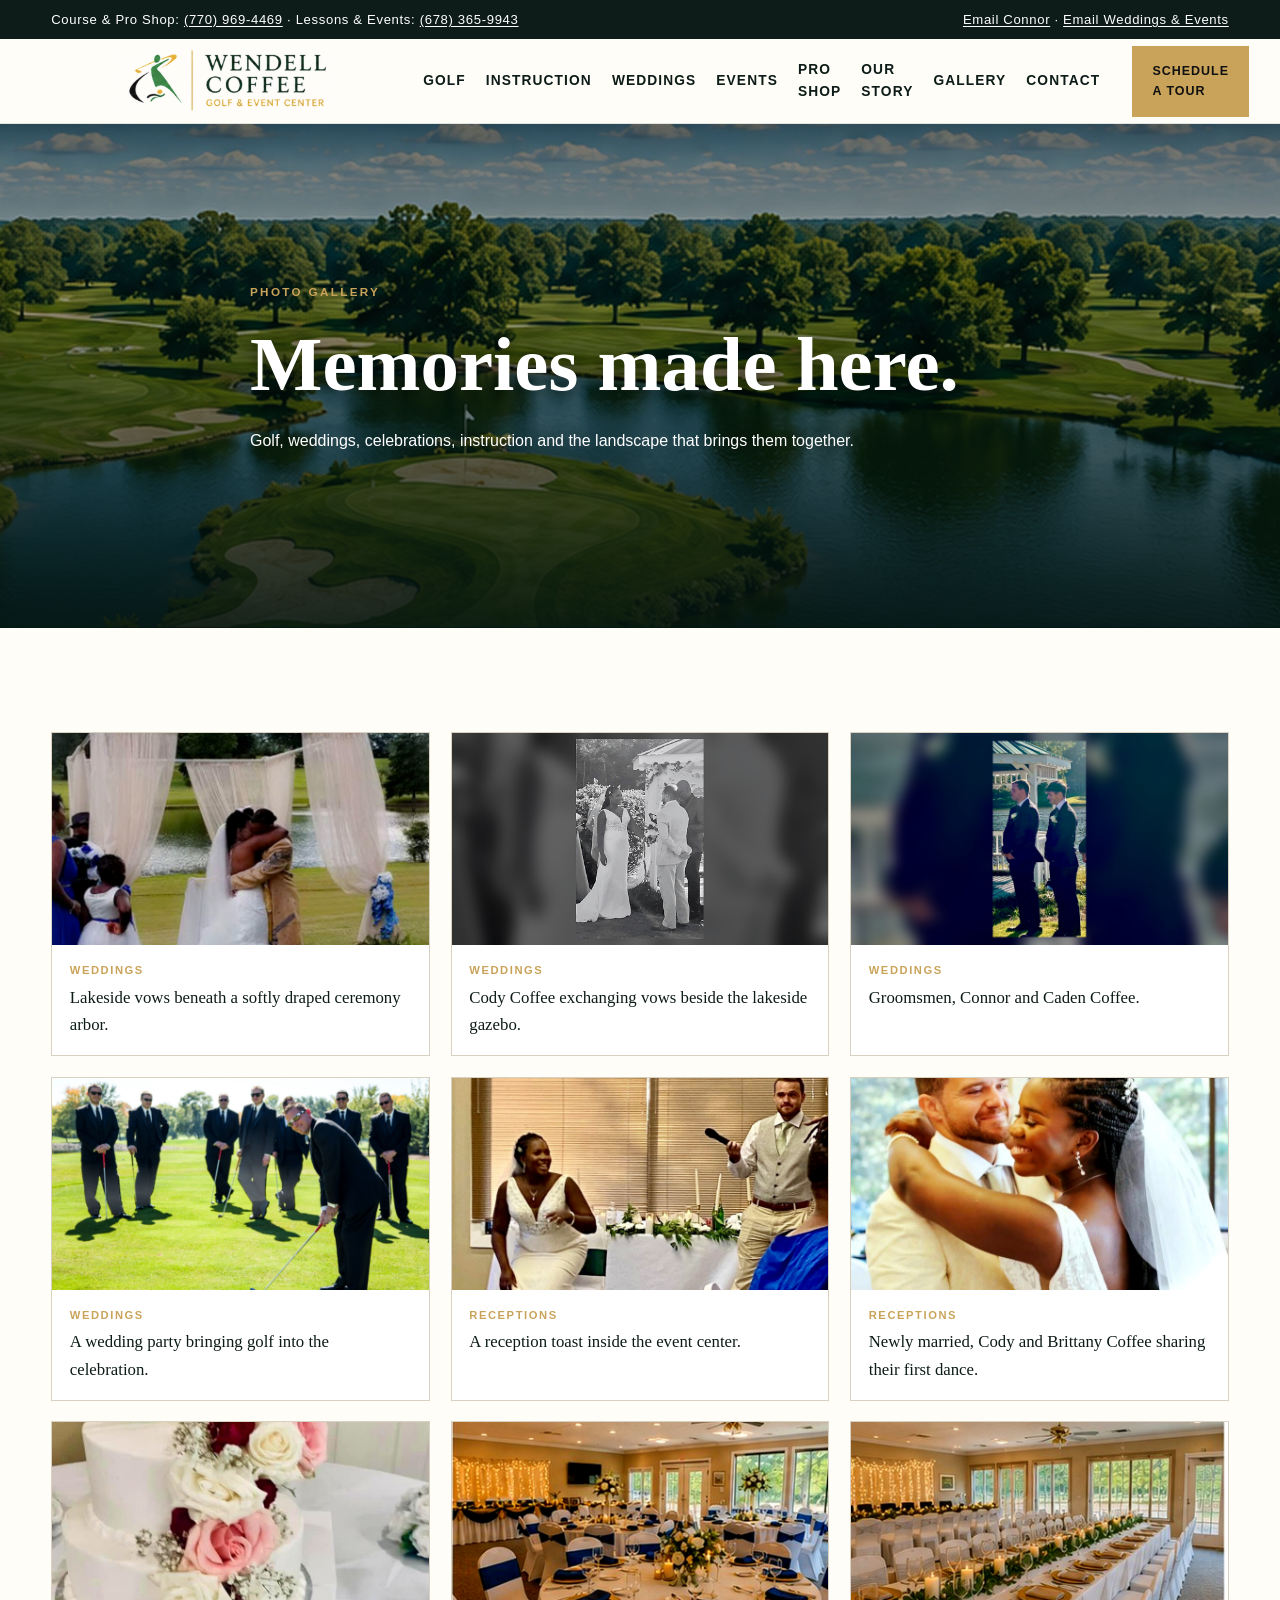
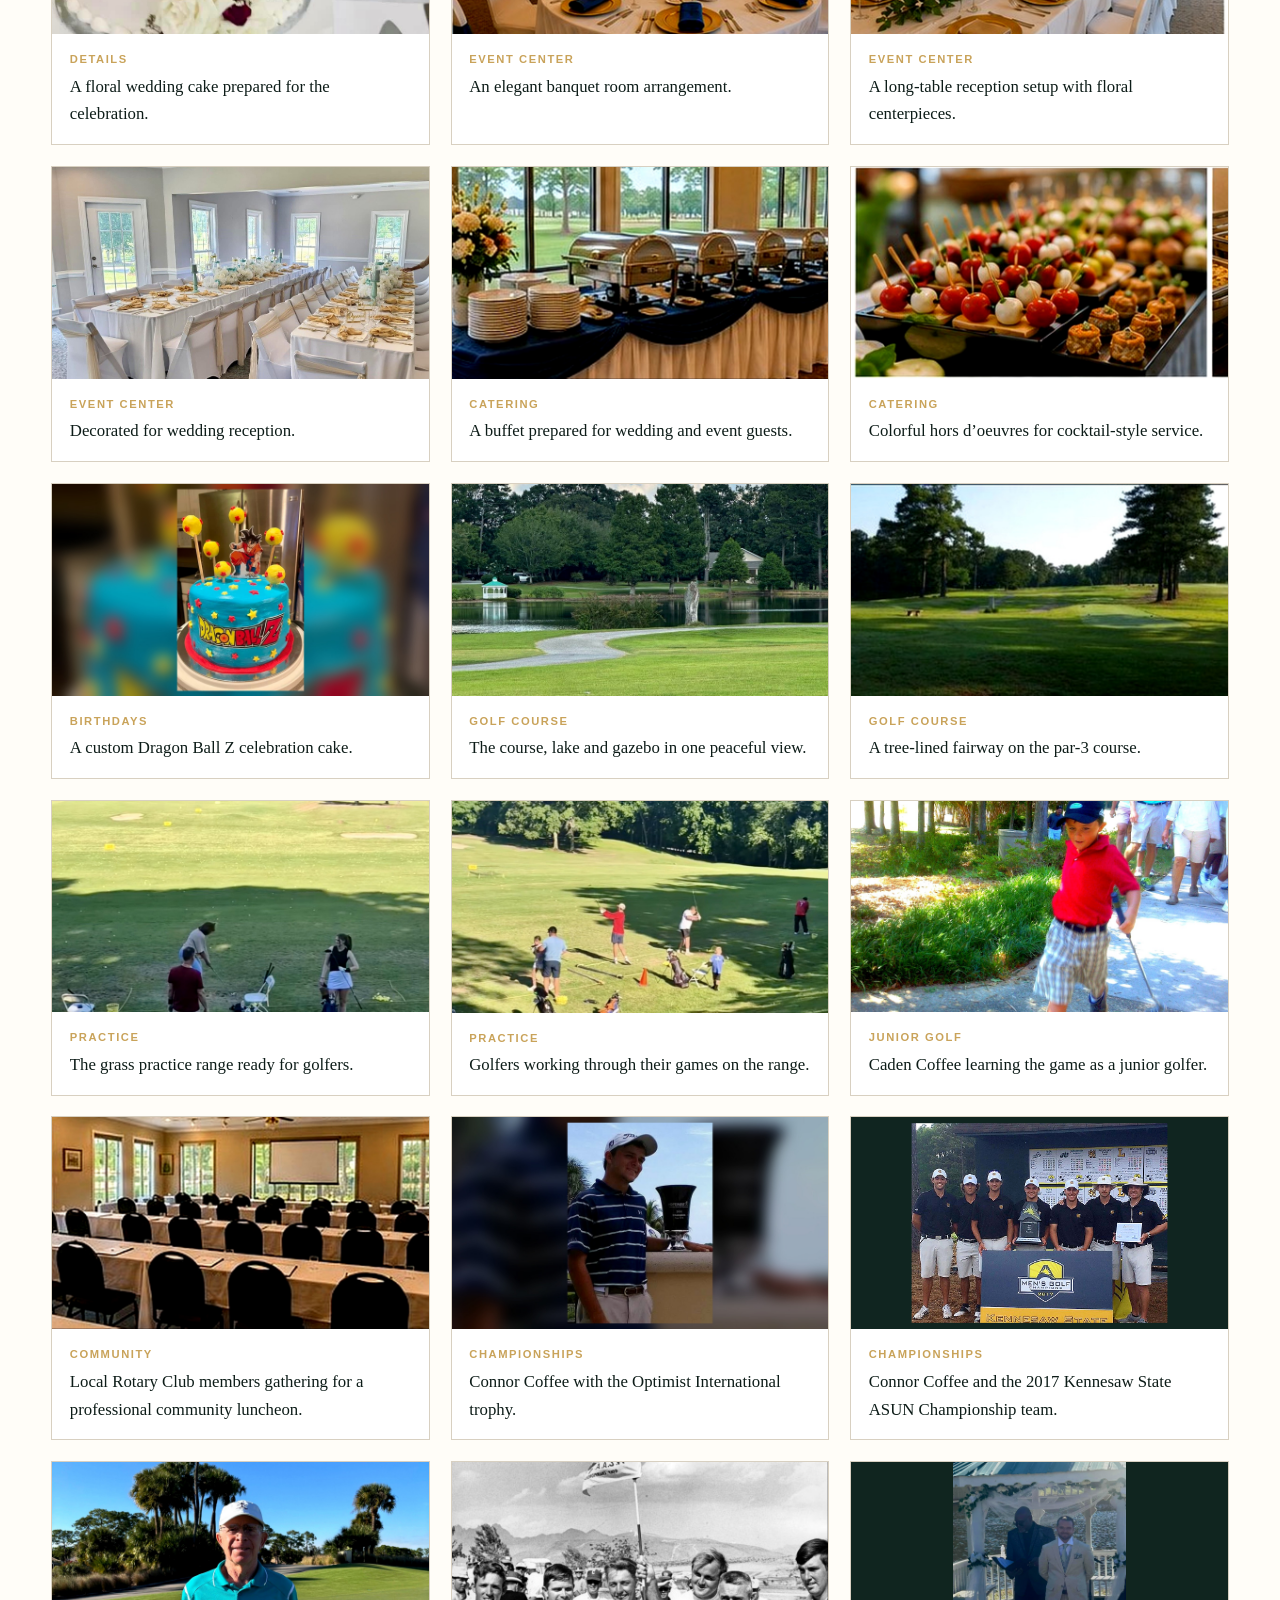
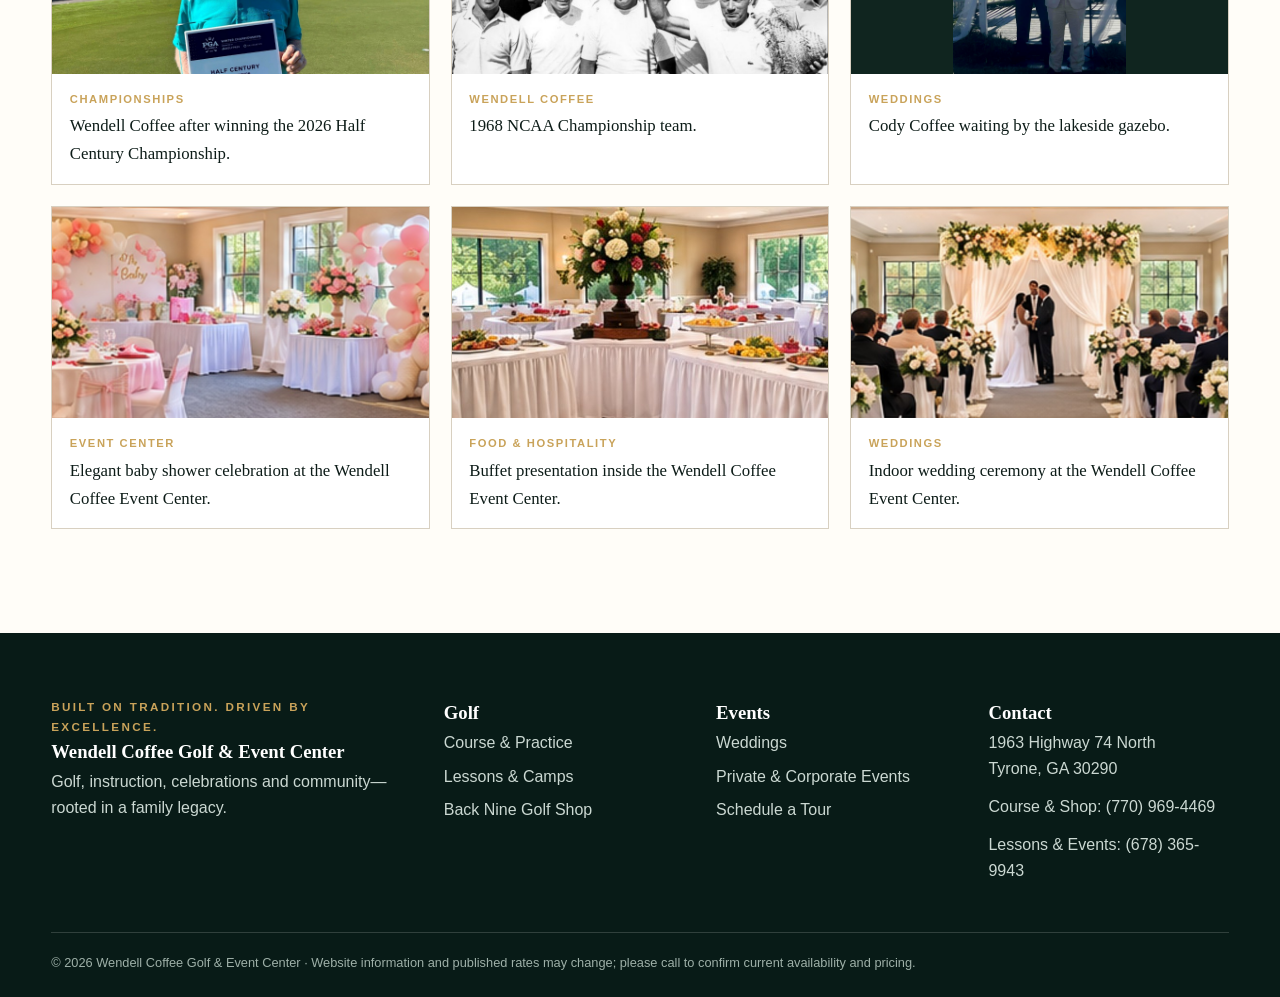
<file: gallery.html>
<!doctype html><html lang="en"><head><meta charset="utf-8"><meta name="viewport" content="width=device-width,initial-scale=1"><title>Gallery | Wendell Coffee Golf & Event Center</title><meta name="description" content="Golf, wedding, event and legacy photography from Wendell Coffee Golf & Event Center."><link rel="stylesheet" href="assets/css/site.css?v=25"></head><body><div class="top"><div class="wrap"><span>Course & Pro Shop: <a href="tel:17709694469">(770) 969-4469</a> · Lessons & Events: <a href="tel:16783659943">(678) 365-9943</a></span><span><a href="mailto:connor.coffee.golf.lessons@gmail.com">Email Connor</a> · <a href="mailto:coffee.event.center@gmail.com">Email Weddings & Events</a></span></div></div><header class="header"><div class="wrap nav"><a class="brand brand-option3" href="index.html"><img src="assets/images/logo-option3-approved.png" alt="Wendell Coffee Golf &amp; Event Center"></a><button class="menuBtn" aria-label="Open navigation">Menu</button><nav class="links"><a href="golf.html">Golf</a><a href="academy.html">Instruction</a><a href="weddings.html">Weddings</a><a href="events.html">Events</a><a href="pro-shop.html">Pro Shop</a><a href="legacy.html">Our Story</a><a href="gallery.html">Gallery</a><a href="contact.html">Contact</a></nav><a class="btn gold" href="contact.html#inquiry">Schedule a Tour</a></div></header><section class="pagehero" style="background-image:url('assets/images/par3-hero-ai.jpg')"><div class="wrap content"><div class="eyebrow">Photo gallery</div><h1>Memories made here.</h1><p>Golf, weddings, celebrations, instruction and the landscape that brings them together.</p></div></section><section class="section"><div class="wrap"><div class="gallery-grid"><figure><img src="assets/images/gallery-wedding-lake.jpg" alt="Lakeside vows beneath a softly draped ceremony arbor."><figcaption><span>Weddings</span>Lakeside vows beneath a softly draped ceremony arbor.</figcaption></figure><figure><img class="full-view" src="assets/images/gallery-wedding-bw-gazebo-v7.jpg" alt="Cody Coffee exchanging vows beside the lakeside gazebo."><figcaption><span>Weddings</span>Cody Coffee exchanging vows beside the lakeside gazebo.</figcaption></figure><figure><img class="full-view" src="assets/images/gallery-wedding-groomsmen-v6.jpg" alt="Groomsmen, Connor and Caden Coffee."><figcaption><span>Weddings</span>Groomsmen, Connor and Caden Coffee.</figcaption></figure><figure><img src="assets/images/gallery-wedding-party-golf.jpg" alt="A wedding party bringing golf into the celebration."><figcaption><span>Weddings</span>A wedding party bringing golf into the celebration.</figcaption></figure><figure><img src="assets/images/gallery-wedding-toast.jpg" alt="A reception toast inside the event center."><figcaption><span>Receptions</span>A reception toast inside the event center.</figcaption></figure><figure><img src="assets/images/gallery-wedding-dance.jpg" alt="Newly married, Cody and Brittany Coffee sharing their first dance."><figcaption><span>Receptions</span>Newly married, Cody and Brittany Coffee sharing their first dance.</figcaption></figure><figure><img src="assets/images/gallery-wedding-cake.jpg" alt="A floral wedding cake prepared for the celebration."><figcaption><span>Details</span>A floral wedding cake prepared for the celebration.</figcaption></figure><figure><img src="assets/images/gallery-event-elegant.jpg" alt="An elegant banquet room arrangement."><figcaption><span>Event Center</span>An elegant banquet room arrangement.</figcaption></figure><figure><img src="assets/images/gallery-event-longtable.jpg" alt="A long-table reception setup with floral centerpieces."><figcaption><span>Event Center</span>A long-table reception setup with floral centerpieces.</figcaption></figure><figure><img src="assets/images/gallery-wedding-couple-ceremony.jpg" alt="Event Center decorated for a wedding reception."><figcaption><span>Event Center</span>Decorated for wedding reception.</figcaption></figure><figure><img src="assets/images/gallery-event-buffet.jpg" alt="A buffet prepared for wedding and event guests."><figcaption><span>Catering</span>A buffet prepared for wedding and event guests.</figcaption></figure><figure><img src="assets/images/gallery-horsdoeuvres.jpg" alt="Colorful hors d’oeuvres for cocktail-style service."><figcaption><span>Catering</span>Colorful hors d’oeuvres for cocktail-style service.</figcaption></figure><figure><img class="full-view" src="assets/images/gallery-party-cake-v6.jpg" alt="A custom Dragon Ball Z celebration cake."><figcaption><span>Birthdays</span>A custom Dragon Ball Z celebration cake.</figcaption></figure><figure><img src="assets/images/gallery-course-lake.jpg" alt="The course, lake and gazebo in one peaceful view."><figcaption><span>Golf Course</span>The course, lake and gazebo in one peaceful view.</figcaption></figure><figure><img src="assets/images/gallery-course-fairway.jpg" alt="A tree-lined fairway on the par-3 course."><figcaption><span>Golf Course</span>A tree-lined fairway on the par-3 course.</figcaption></figure><figure><img src="assets/images/gallery-range-wide.jpg" alt="The grass practice range ready for golfers."><figcaption><span>Practice</span>The grass practice range ready for golfers.</figcaption></figure><figure><img src="assets/images/gallery-range-active.jpg" alt="Golfers working through their games on the range."><figcaption><span>Practice</span>Golfers working through their games on the range.</figcaption></figure><figure><img src="assets/images/gallery-caden-junior.jpg" alt="Caden Coffee learning the game as a junior golfer."><figcaption><span>Junior Golf</span>Caden Coffee learning the game as a junior golfer.</figcaption></figure><figure><img src="assets/images/gallery-rotary-meeting.jpg" alt="Local Rotary Club members gathering for a professional community luncheon."><figcaption><span>Community</span>Local Rotary Club members gathering for a professional community luncheon.</figcaption></figure><figure><img class="full-view" src="assets/images/gallery-connor-optimist-v6.jpg" alt="Connor Coffee with the Optimist International trophy."><figcaption><span>Championships</span>Connor Coffee with the Optimist International trophy.</figcaption></figure><figure><img class="full-view" src="assets/images/gallery-connor-team-v8.jpg" alt="Connor Coffee and the 2017 Kennesaw State ASUN Championship team."><figcaption><span>Championships</span>Connor Coffee and the 2017 Kennesaw State ASUN Championship team.</figcaption></figure><figure><img src="assets/images/gallery-wendell-2026.jpg" alt="Wendell Coffee after winning the 2026 Half Century Championship."><figcaption><span>Championships</span>Wendell Coffee after winning the 2026 Half Century Championship.</figcaption></figure><figure><img src="assets/images/gallery-wendell-1968.jpg" alt="Wendell Coffee with the 1968 NCAA Championship team."><figcaption><span>Wendell Coffee</span>1968 NCAA Championship team.</figcaption></figure><figure><img class="full-view" src="assets/images/gallery-wedding-groom-gazebo.jpg" alt="Cody Coffee waiting by the lakeside gazebo."><figcaption><span>Weddings</span>Cody Coffee waiting by the lakeside gazebo.</figcaption></figure><figure><img src="assets/images/gallery-baby-shower-v12.jpg" alt="Elegant baby shower celebration inside the Wendell Coffee Event Center."><figcaption><span>Event Center</span>Elegant baby shower celebration at the Wendell Coffee Event Center.</figcaption></figure><figure><img src="assets/images/gallery-buffet-presentation-v12.jpg" alt="Buffet presentation inside the Wendell Coffee Event Center."><figcaption><span>Food &amp; Hospitality</span>Buffet presentation inside the Wendell Coffee Event Center.</figcaption></figure><figure><img src="assets/images/gallery-indoor-wedding-v12.jpg" alt="Indoor wedding ceremony inside the Wendell Coffee Event Center."><figcaption><span>Weddings</span>Indoor wedding ceremony at the Wendell Coffee Event Center.</figcaption></figure></div></div></section><footer class="footer"><div class="wrap"><div class="footergrid"><div><div class="eyebrow">Built on Tradition. Driven by Excellence.</div><h3>Wendell Coffee Golf &amp; Event Center</h3><p>Golf, instruction, celebrations and community—rooted in a family legacy.</p></div><div><h3>Golf</h3><a href="golf.html">Course & Practice</a><a href="academy.html">Lessons & Camps</a><a href="pro-shop.html">Back Nine Golf Shop</a></div><div><h3>Events</h3><a href="weddings.html">Weddings</a><a href="events.html">Private & Corporate Events</a><a href="contact.html">Schedule a Tour</a></div><div><h3>Contact</h3><p>1963 Highway 74 North<br>Tyrone, GA 30290</p><a href="tel:17709694469">Course & Shop: (770) 969-4469</a><a href="tel:16783659943">Lessons & Events: (678) 365-9943</a></div></div><div class="copy">© 2026 Wendell Coffee Golf & Event Center · Website information and published rates may change; please call to confirm current availability and pricing.</div></div></footer><div class="mobileCta"><a class="btn gold" href="tel:16783659943">Call Connor</a><a class="btn dark" href="mailto:connor.coffee.golf.lessons@gmail.com">Email Connor</a></div><script src="assets/js/site.js?v=25"></script></body></html>
</file>
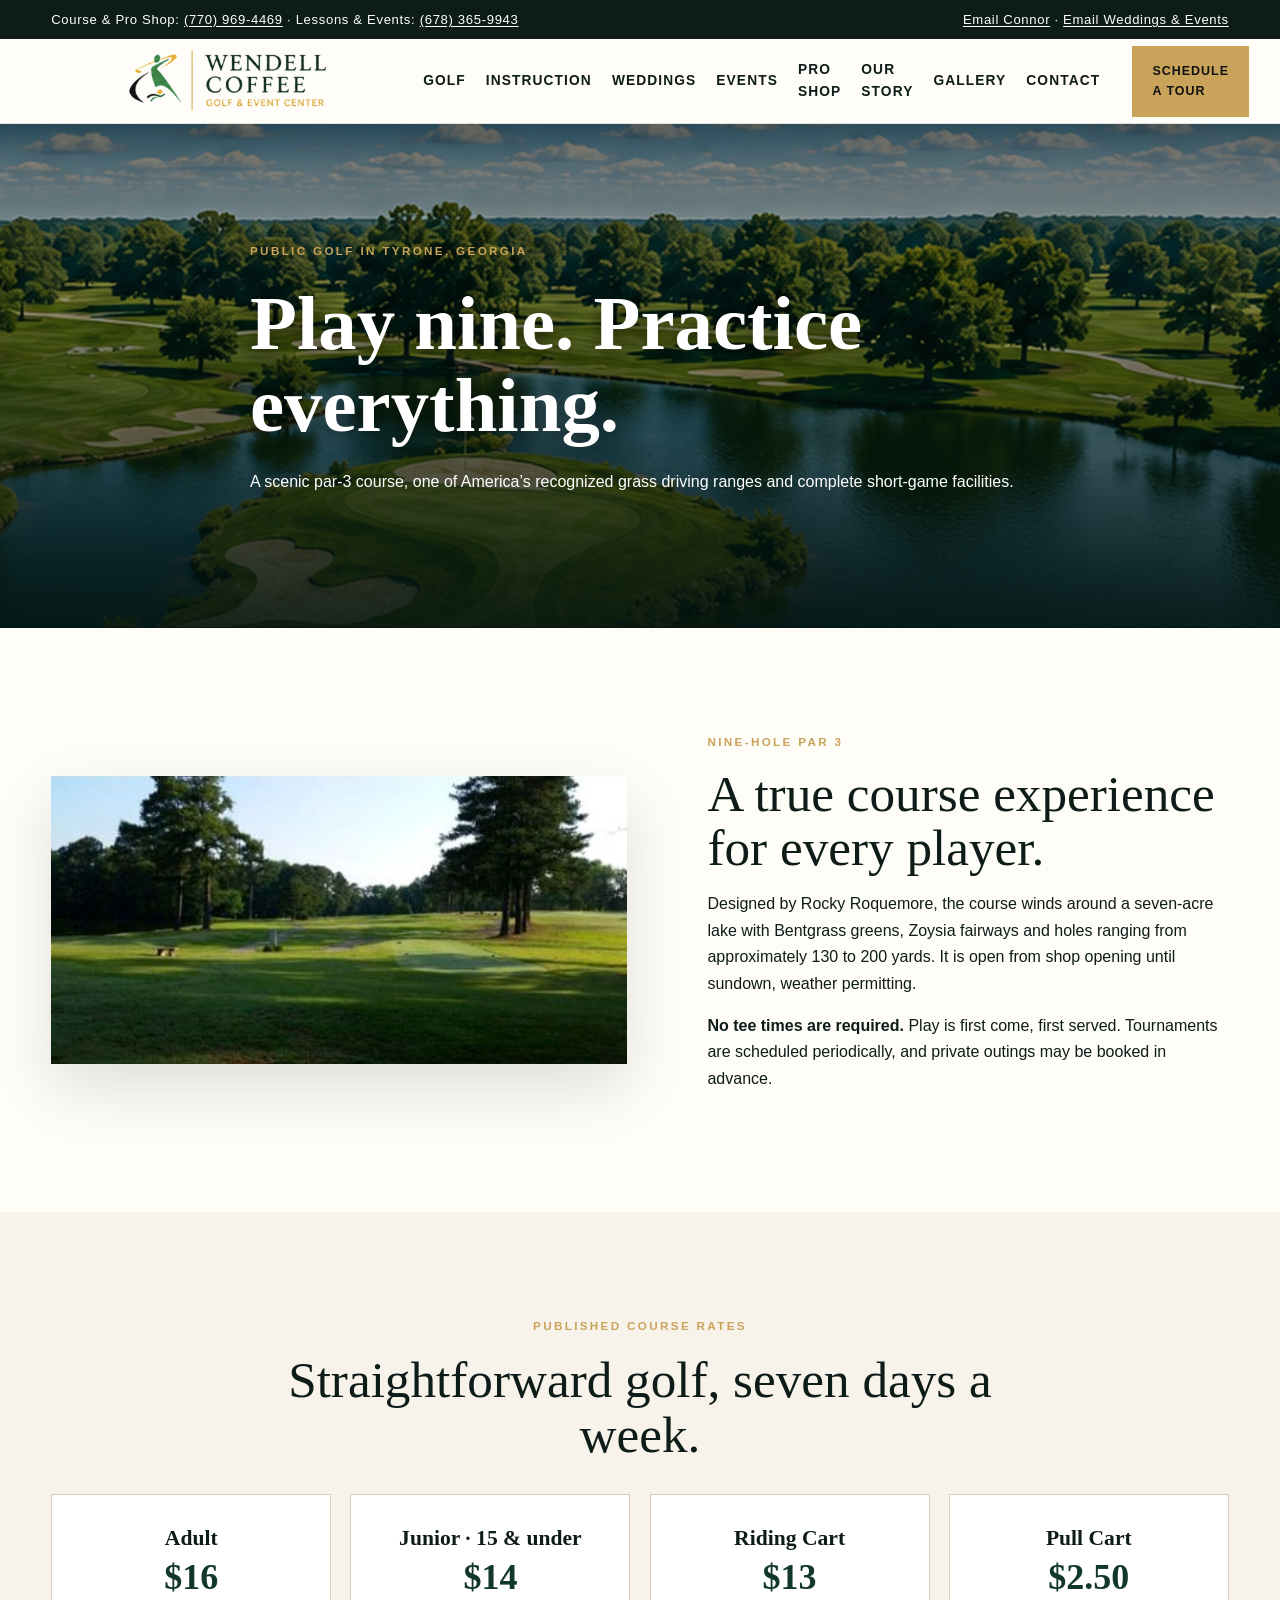
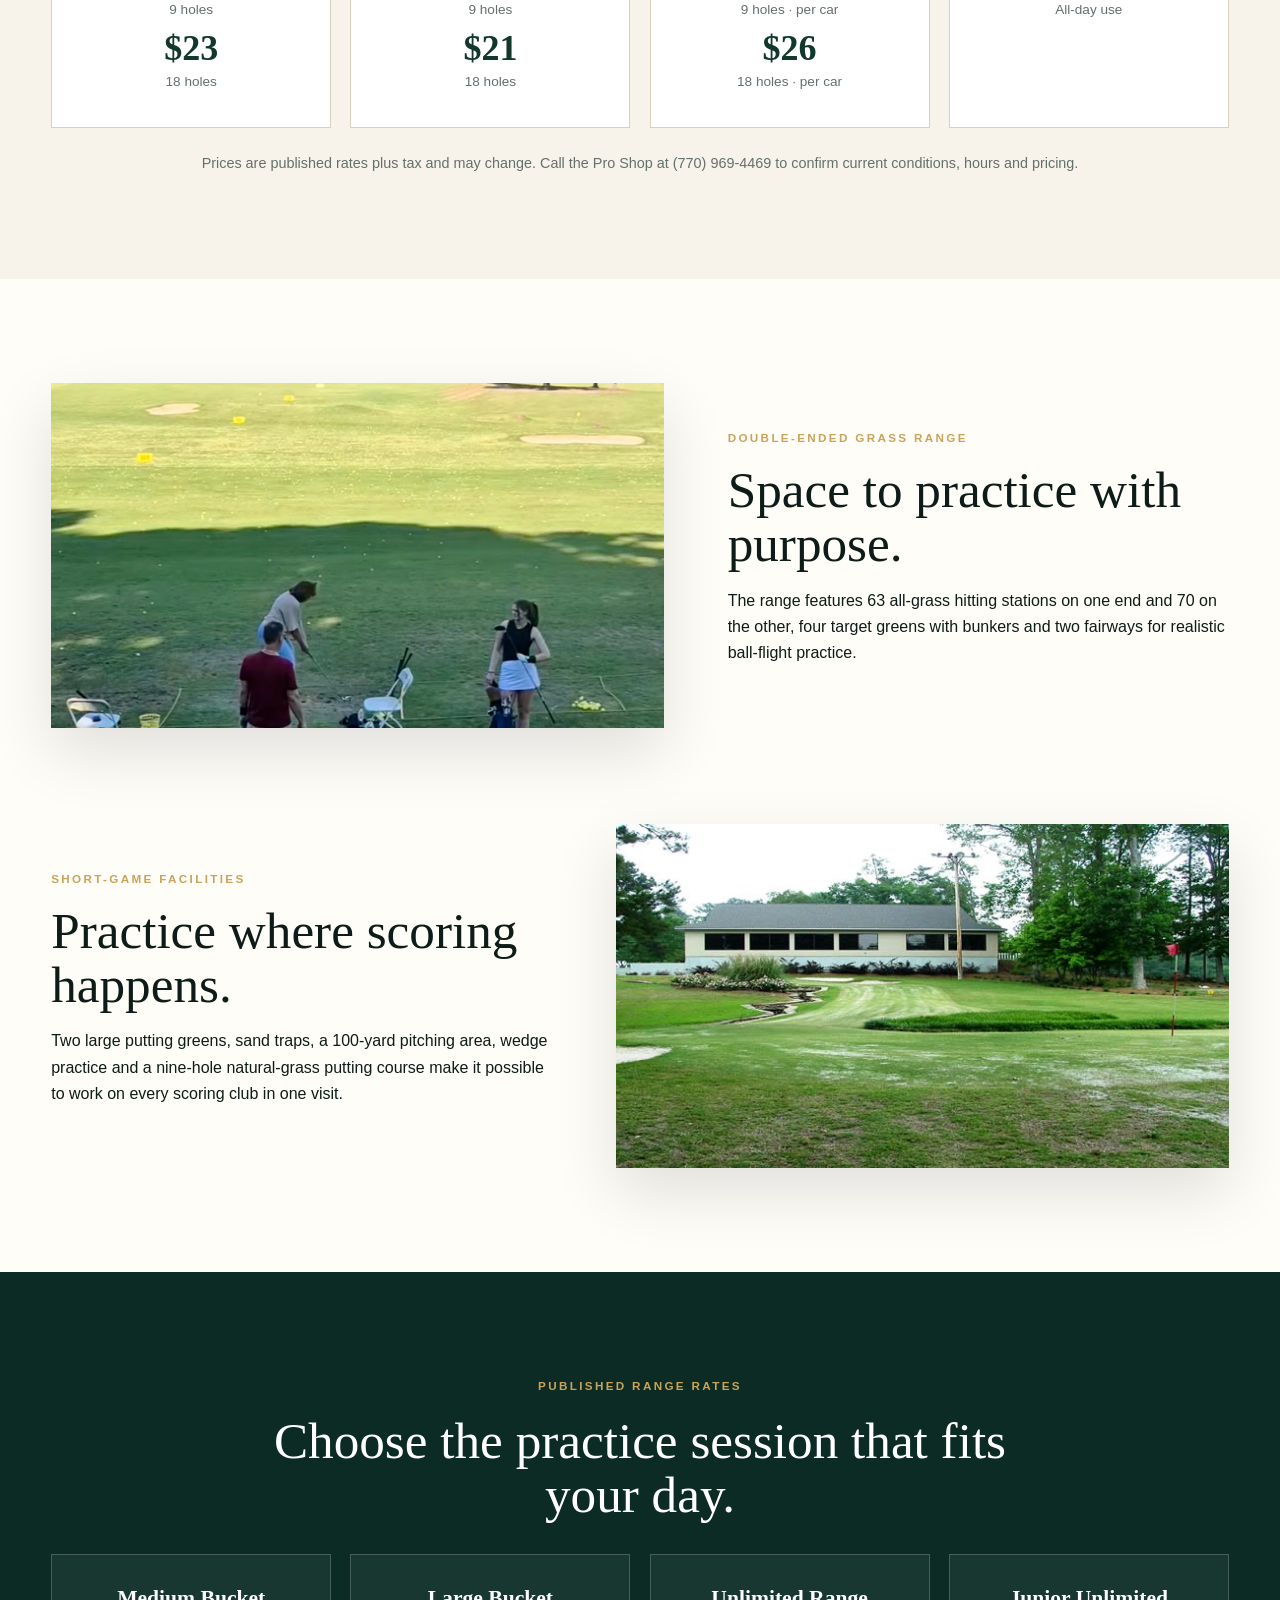
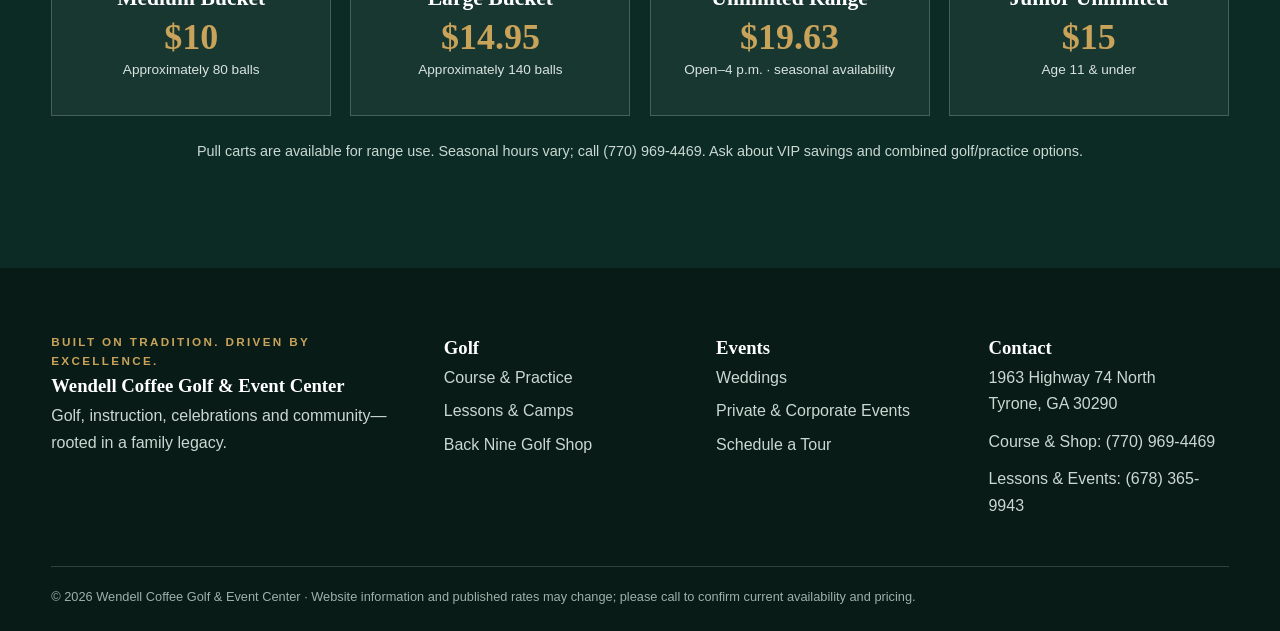
<file: golf.html>
<!doctype html><html lang="en"><head><meta charset="utf-8"><meta name="viewport" content="width=device-width,initial-scale=1"><title>Golf & Practice | Wendell Coffee Golf Center</title><meta name="description" content="Nine-hole par-3 golf, grass driving range, putting, chipping and practice bunkers in Tyrone, Georgia."><link rel="stylesheet" href="assets/css/site.css?v=25"></head><body class=""><div class="top"><div class="wrap"><span>Course & Pro Shop: <a href="tel:17709694469">(770) 969-4469</a> · Lessons & Events: <a href="tel:16783659943">(678) 365-9943</a></span><span><a href="mailto:connor.coffee.golf.lessons@gmail.com">Email Connor</a> · <a href="mailto:coffee.event.center@gmail.com">Email Weddings & Events</a></span></div></div><header class="header"><div class="wrap nav"><a class="brand brand-option3" href="index.html"><img src="assets/images/logo-option3-approved.png" alt="Wendell Coffee Golf &amp; Event Center"></a><button class="menuBtn" aria-label="Open navigation">Menu</button><nav class="links"><a href="golf.html">Golf</a><a href="academy.html">Instruction</a><a href="weddings.html">Weddings</a><a href="events.html">Events</a><a href="pro-shop.html">Pro Shop</a><a href="legacy.html">Our Story</a><a href="gallery.html">Gallery</a><a href="contact.html">Contact</a></nav><a class="btn gold" href="contact.html#inquiry">Schedule a Tour</a></div></header><section class="pagehero" style="background-image:url('assets/images/par3-hero-ai.jpg')"><div class="wrap content"><div class="eyebrow">Public golf in Tyrone, Georgia</div><h1>Play nine. Practice everything.</h1><p>A scenic par-3 course, one of America’s recognized grass driving ranges and complete short-game facilities.</p></div></section>
<section class="section"><div class="wrap split"><img class="wide" src="assets/images/course-fairway.jpg" alt="Par-3 course fairway"><div><div class="eyebrow">Nine-hole par 3</div><h2>A true course experience for every player.</h2><p>Designed by Rocky Roquemore, the course winds around a seven-acre lake with Bentgrass greens, Zoysia fairways and holes ranging from approximately 130 to 200 yards. It is open from shop opening until sundown, weather permitting.</p><p><strong>No tee times are required.</strong> Play is first come, first served. Tournaments are scheduled periodically, and private outings may be booked in advance.</p></div></div></section>
<section class="section soft"><div class="wrap"><div class="eyebrow center">Published course rates</div><h2 class="center headline">Straightforward golf, seven days a week.</h2><div class="price-grid"><article class="price-card"><h3>Adult</h3><strong>$16</strong><span>9 holes</span><strong>$23</strong><span>18 holes</span></article><article class="price-card"><h3>Junior · 15 & under</h3><strong>$14</strong><span>9 holes</span><strong>$21</strong><span>18 holes</span></article><article class="price-card"><h3>Riding Cart</h3><strong>$13</strong><span>9 holes · per car</span><strong>$26</strong><span>18 holes · per car</span></article><article class="price-card"><h3>Pull Cart</h3><strong>$2.50</strong><span>All-day use</span></article></div><p class="fineprint center">Prices are published rates plus tax and may change. Call the Pro Shop at <a href="tel:17709694469">(770) 969-4469</a> to confirm current conditions, hours and pricing.</p></div></section>
<section class="section" id="range"><div class="wrap stack"><article><img src="assets/images/range-wide-new.jpg" alt="Double-ended grass driving range"><div><div class="eyebrow">Double-ended grass range</div><h2>Space to practice with purpose.</h2><p>The range features 63 all-grass hitting stations on one end and 70 on the other, four target greens with bunkers and two fairways for realistic ball-flight practice.</p></div></article><article><img src="assets/images/course-green.jpg" alt="Putting and short-game practice area"><div><div class="eyebrow">Short-game facilities</div><h2>Practice where scoring happens.</h2><p>Two large putting greens, sand traps, a 100-yard pitching area, wedge practice and a nine-hole natural-grass putting course make it possible to work on every scoring club in one visit.</p></div></article></div></section>
<section class="section dark"><div class="wrap"><div class="eyebrow center">Published range rates</div><h2 class="center headline">Choose the practice session that fits your day.</h2><div class="price-grid dark-prices"><article class="price-card"><h3>Medium Bucket</h3><strong>$10</strong><span>Approximately 80 balls</span></article><article class="price-card"><h3>Large Bucket</h3><strong>$14.95</strong><span>Approximately 140 balls</span></article><article class="price-card"><h3>Unlimited Range</h3><strong>$19.63</strong><span>Open–4 p.m. · seasonal availability</span></article><article class="price-card"><h3>Junior Unlimited</h3><strong>$15</strong><span>Age 11 & under</span></article></div><p class="fineprint center">Pull carts are available for range use. Seasonal hours vary; call <a href="tel:17709694469">(770) 969-4469</a>. Ask about VIP savings and combined golf/practice options.</p></div></section><footer class="footer"><div class="wrap"><div class="footergrid"><div><div class="eyebrow">Built on Tradition. Driven by Excellence.</div><h3>Wendell Coffee Golf &amp; Event Center</h3><p>Golf, instruction, celebrations and community—rooted in a family legacy.</p></div><div><h3>Golf</h3><a href="golf.html">Course & Practice</a><a href="academy.html">Lessons & Camps</a><a href="pro-shop.html">Back Nine Golf Shop</a></div><div><h3>Events</h3><a href="weddings.html">Weddings</a><a href="events.html">Private & Corporate Events</a><a href="contact.html">Schedule a Tour</a></div><div><h3>Contact</h3><p>1963 Highway 74 North<br>Tyrone, GA 30290</p><a href="tel:17709694469">Course & Shop: (770) 969-4469</a><a href="tel:16783659943">Lessons & Events: (678) 365-9943</a></div></div><div class="copy">© 2026 Wendell Coffee Golf & Event Center · Website information and published rates may change; please call to confirm current availability and pricing.</div></div></footer><div class="mobileCta"><a class="btn gold" href="tel:16783659943">Call Connor</a><a class="btn dark" href="mailto:connor.coffee.golf.lessons@gmail.com">Email Connor</a></div><script src="assets/js/site.js?v=25"></script></body></html>
</file>
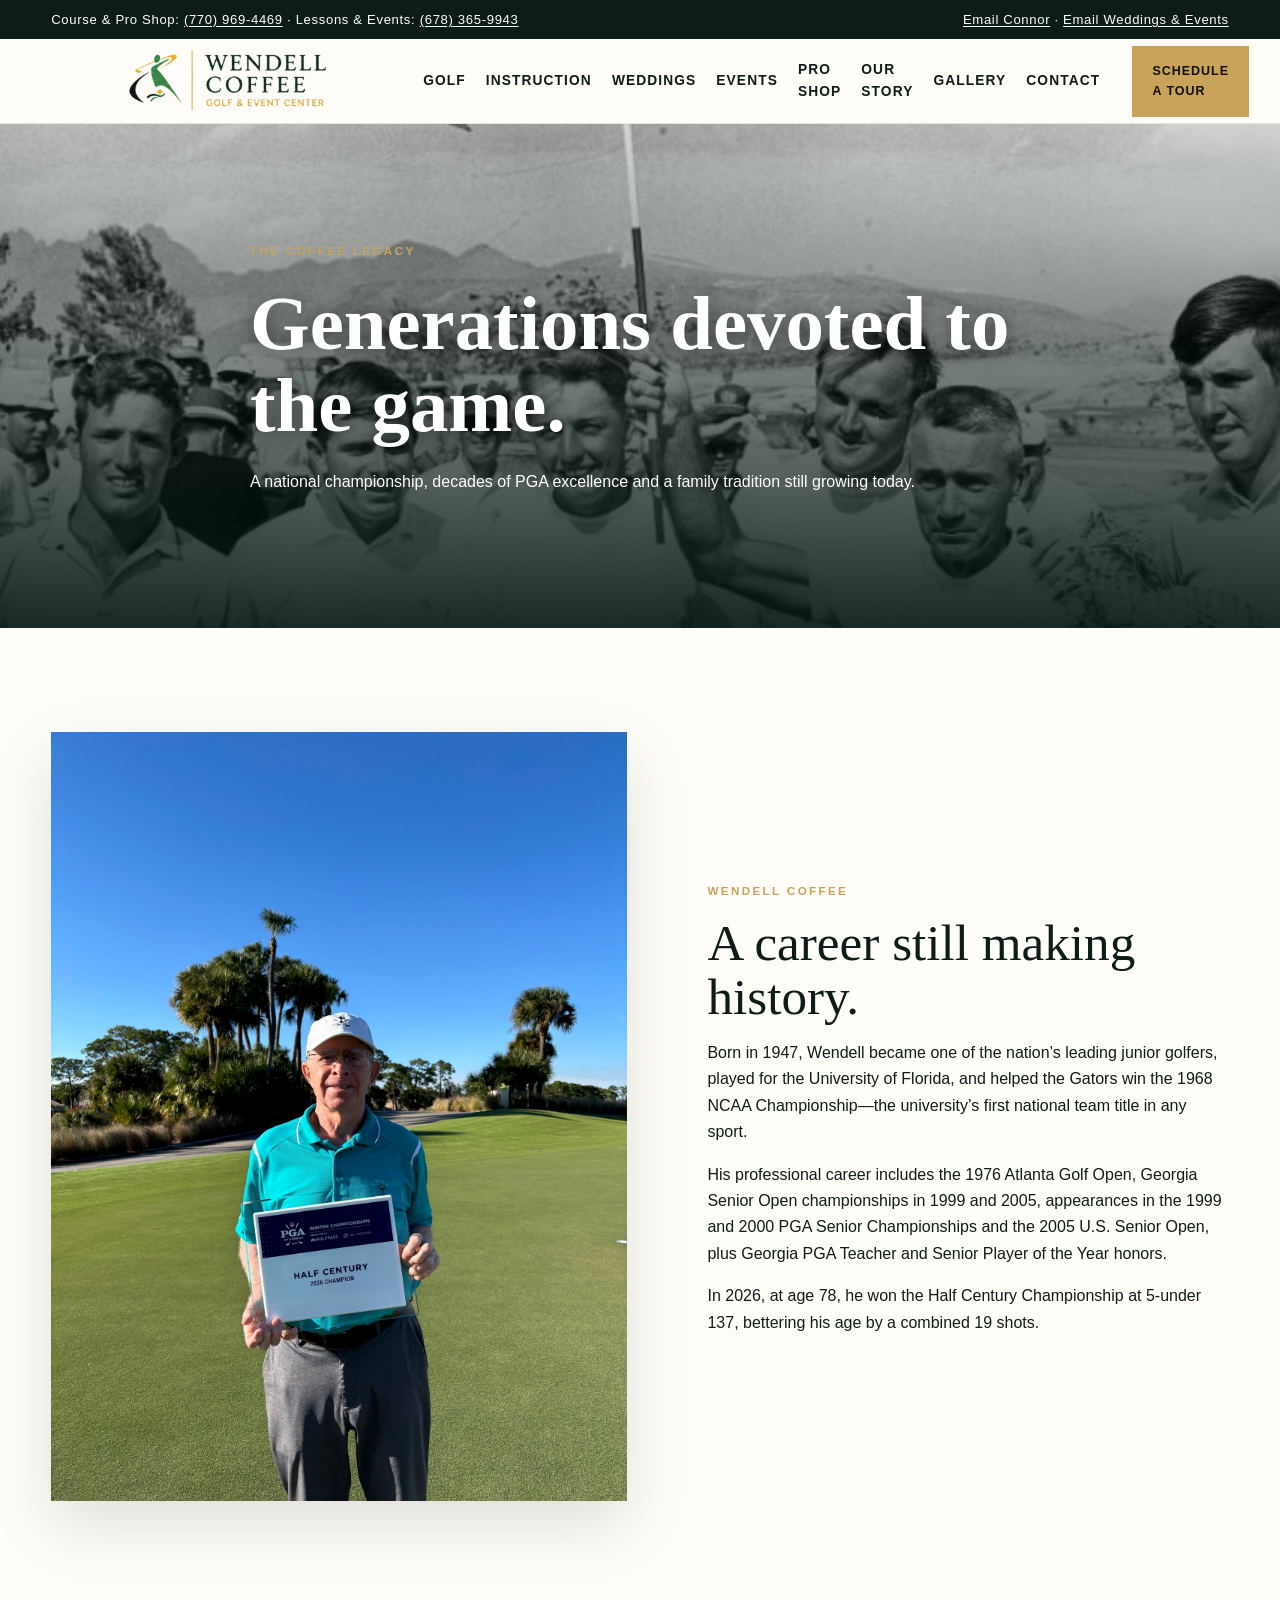
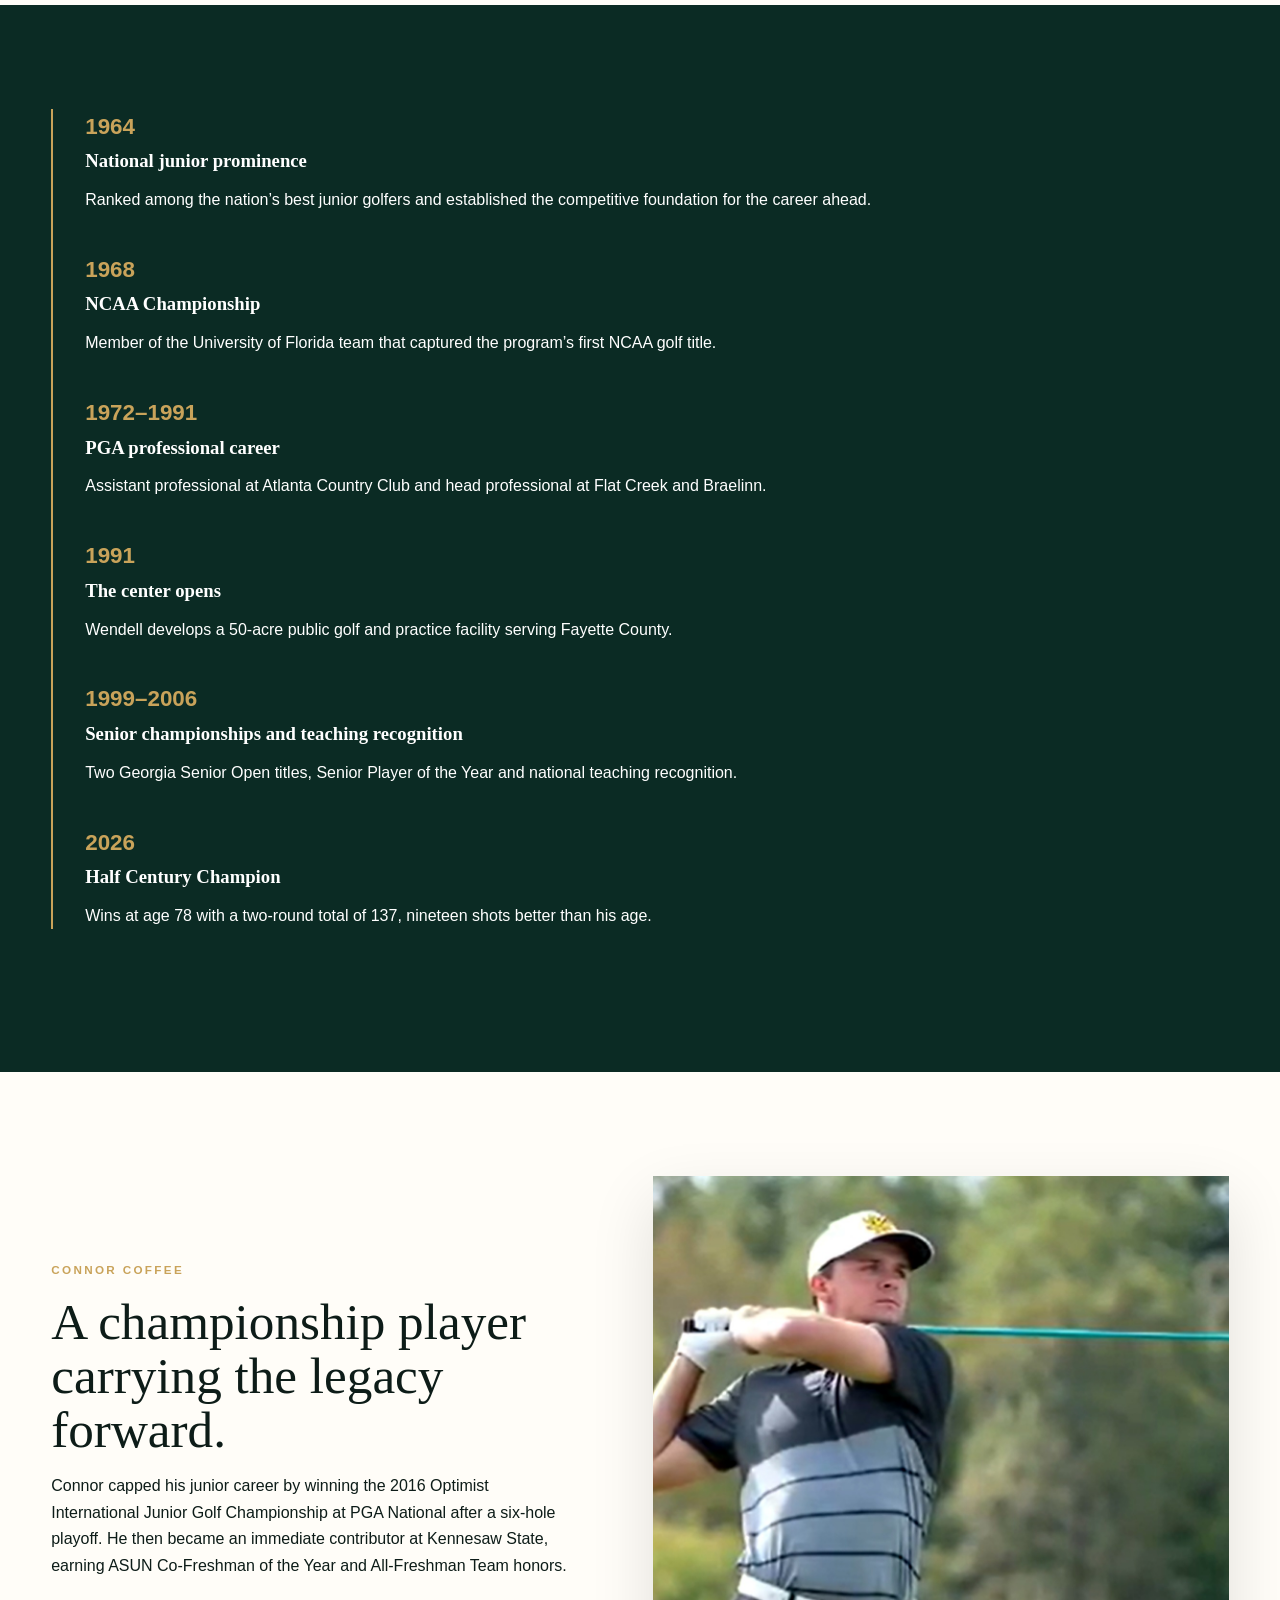
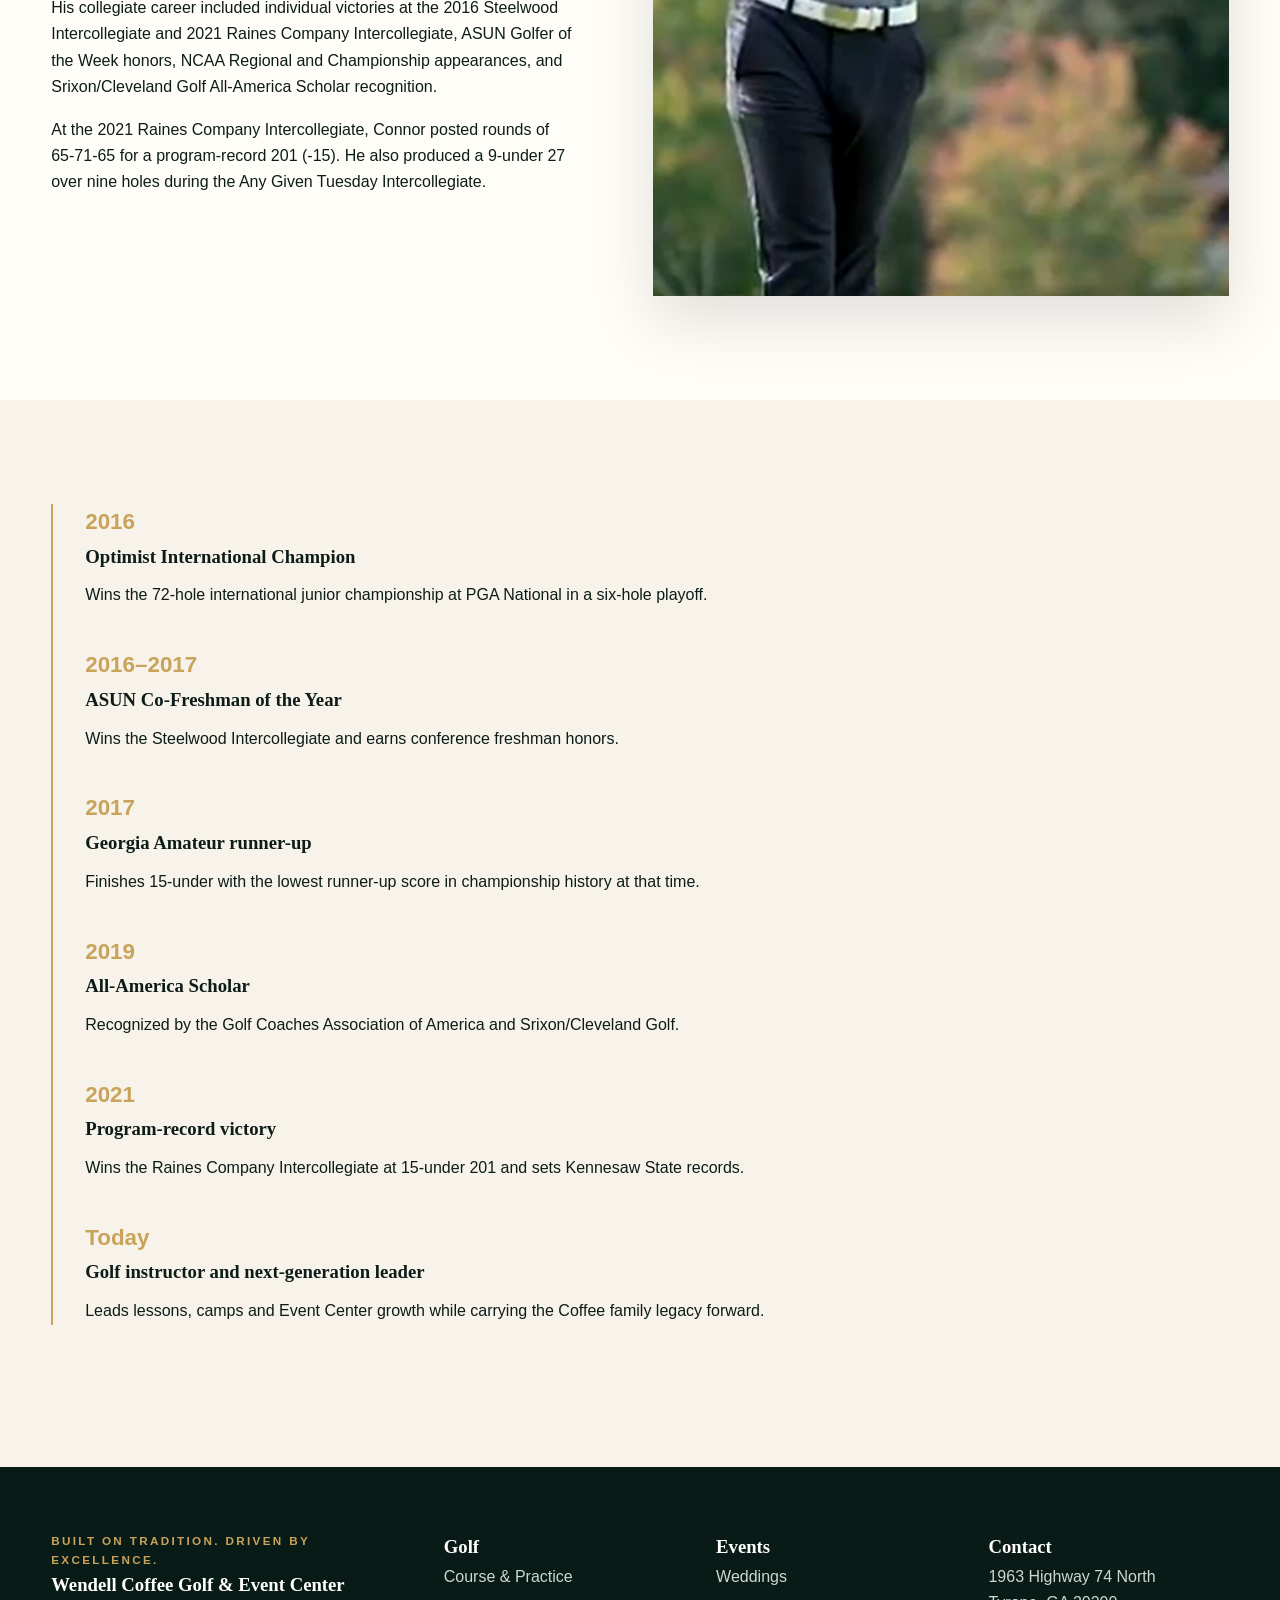
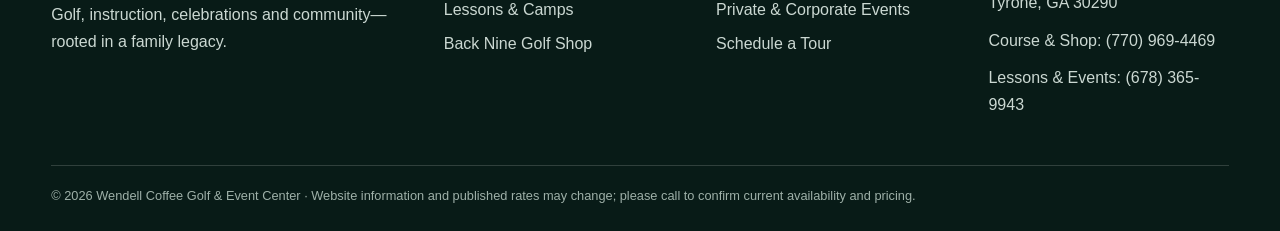
<file: legacy.html>
<!doctype html><html lang="en"><head><meta charset="utf-8"><meta name="viewport" content="width=device-width,initial-scale=1"><title>Our Story | Wendell Coffee Golf & Event Center</title><meta name="description" content="The golf careers and family legacy of Wendell Coffee and Connor Coffee."><link rel="stylesheet" href="assets/css/site.css?v=25"></head><body><div class="top"><div class="wrap"><span>Course & Pro Shop: <a href="tel:17709694469">(770) 969-4469</a> · Lessons & Events: <a href="tel:16783659943">(678) 365-9943</a></span><span><a href="mailto:connor.coffee.golf.lessons@gmail.com">Email Connor</a> · <a href="mailto:coffee.event.center@gmail.com">Email Weddings & Events</a></span></div></div><header class="header"><div class="wrap nav"><a class="brand brand-option3" href="index.html"><img src="assets/images/logo-option3-approved.png" alt="Wendell Coffee Golf &amp; Event Center"></a><button class="menuBtn" aria-label="Open navigation">Menu</button><nav class="links"><a href="golf.html">Golf</a><a href="academy.html">Instruction</a><a href="weddings.html">Weddings</a><a href="events.html">Events</a><a href="pro-shop.html">Pro Shop</a><a href="legacy.html">Our Story</a><a href="gallery.html">Gallery</a><a href="contact.html">Contact</a></nav><a class="btn gold" href="contact.html#inquiry">Schedule a Tour</a></div></header><section class="pagehero" style="background-image:url('assets/images/wendell-1968.jpg')"><div class="wrap content"><div class="eyebrow">The Coffee legacy</div><h1>Generations devoted to the game.</h1><p>A national championship, decades of PGA excellence and a family tradition still growing today.</p></div></section><section class="section" id="wendell"><div class="wrap split"><img class="portrait" src="assets/images/wendell-2026.jpg" alt="Wendell Coffee, 2026 Half Century Champion"><div><div class="eyebrow">Wendell Coffee</div><h2>A career still making history.</h2><p>Born in 1947, Wendell became one of the nation’s leading junior golfers, played for the University of Florida, and helped the Gators win the 1968 NCAA Championship—the university’s first national team title in any sport.</p><p>His professional career includes the 1976 Atlanta Golf Open, Georgia Senior Open championships in 1999 and 2005, appearances in the 1999 and 2000 PGA Senior Championships and the 2005 U.S. Senior Open, plus Georgia PGA Teacher and Senior Player of the Year honors.</p><p>In 2026, at age 78, he won the Half Century Championship at 5-under 137, bettering his age by a combined 19 shots.</p></div></div></section><section class="section dark"><div class="wrap timeline"><div class="item"><strong>1964</strong><h3>National junior prominence</h3><p>Ranked among the nation’s best junior golfers and established the competitive foundation for the career ahead.</p></div><div class="item"><strong>1968</strong><h3>NCAA Championship</h3><p>Member of the University of Florida team that captured the program’s first NCAA golf title.</p></div><div class="item"><strong>1972–1991</strong><h3>PGA professional career</h3><p>Assistant professional at Atlanta Country Club and head professional at Flat Creek and Braelinn.</p></div><div class="item"><strong>1991</strong><h3>The center opens</h3><p>Wendell develops a 50-acre public golf and practice facility serving Fayette County.</p></div><div class="item"><strong>1999–2006</strong><h3>Senior championships and teaching recognition</h3><p>Two Georgia Senior Open titles, Senior Player of the Year and national teaching recognition.</p></div><div class="item"><strong>2026</strong><h3>Half Century Champion</h3><p>Wins at age 78 with a two-round total of 137, nineteen shots better than his age.</p></div></div></section><section class="section" id="connor"><div class="wrap split reverse"><div><div class="eyebrow">Connor Coffee</div><h2>A championship player carrying the legacy forward.</h2><p>Connor capped his junior career by winning the 2016 Optimist International Junior Golf Championship at PGA National after a six-hole playoff. He then became an immediate contributor at Kennesaw State, earning ASUN Co-Freshman of the Year and All-Freshman Team honors.</p><p>His collegiate career included individual victories at the 2016 Steelwood Intercollegiate and 2021 Raines Company Intercollegiate, ASUN Golfer of the Week honors, NCAA Regional and Championship appearances, and Srixon/Cleveland Golf All-America Scholar recognition.</p><p>At the 2021 Raines Company Intercollegiate, Connor posted rounds of 65-71-65 for a program-record 201 (-15). He also produced a 9-under 27 over nine holes during the Any Given Tuesday Intercollegiate.</p></div><img class="portrait" src="assets/images/connor-legacy-v7.jpg" alt="Connor Coffee competing during his collegiate golf career"></div></section><section class="section soft"><div class="wrap timeline"><div class="item"><strong>2016</strong><h3>Optimist International Champion</h3><p>Wins the 72-hole international junior championship at PGA National in a six-hole playoff.</p></div><div class="item"><strong>2016–2017</strong><h3>ASUN Co-Freshman of the Year</h3><p>Wins the Steelwood Intercollegiate and earns conference freshman honors.</p></div><div class="item"><strong>2017</strong><h3>Georgia Amateur runner-up</h3><p>Finishes 15-under with the lowest runner-up score in championship history at that time.</p></div><div class="item"><strong>2019</strong><h3>All-America Scholar</h3><p>Recognized by the Golf Coaches Association of America and Srixon/Cleveland Golf.</p></div><div class="item"><strong>2021</strong><h3>Program-record victory</h3><p>Wins the Raines Company Intercollegiate at 15-under 201 and sets Kennesaw State records.</p></div><div class="item"><strong>Today</strong><h3>Golf instructor and next-generation leader</h3><p>Leads lessons, camps and Event Center growth while carrying the Coffee family legacy forward.</p></div></div></section><footer class="footer"><div class="wrap"><div class="footergrid"><div><div class="eyebrow">Built on Tradition. Driven by Excellence.</div><h3>Wendell Coffee Golf &amp; Event Center</h3><p>Golf, instruction, celebrations and community—rooted in a family legacy.</p></div><div><h3>Golf</h3><a href="golf.html">Course & Practice</a><a href="academy.html">Lessons & Camps</a><a href="pro-shop.html">Back Nine Golf Shop</a></div><div><h3>Events</h3><a href="weddings.html">Weddings</a><a href="events.html">Private & Corporate Events</a><a href="contact.html">Schedule a Tour</a></div><div><h3>Contact</h3><p>1963 Highway 74 North<br>Tyrone, GA 30290</p><a href="tel:17709694469">Course & Shop: (770) 969-4469</a><a href="tel:16783659943">Lessons & Events: (678) 365-9943</a></div></div><div class="copy">© 2026 Wendell Coffee Golf & Event Center · Website information and published rates may change; please call to confirm current availability and pricing.</div></div></footer><div class="mobileCta"><a class="btn gold" href="tel:16783659943">Call Connor</a><a class="btn dark" href="mailto:connor.coffee.golf.lessons@gmail.com">Email Connor</a></div><script src="assets/js/site.js?v=25"></script></body></html>
</file>
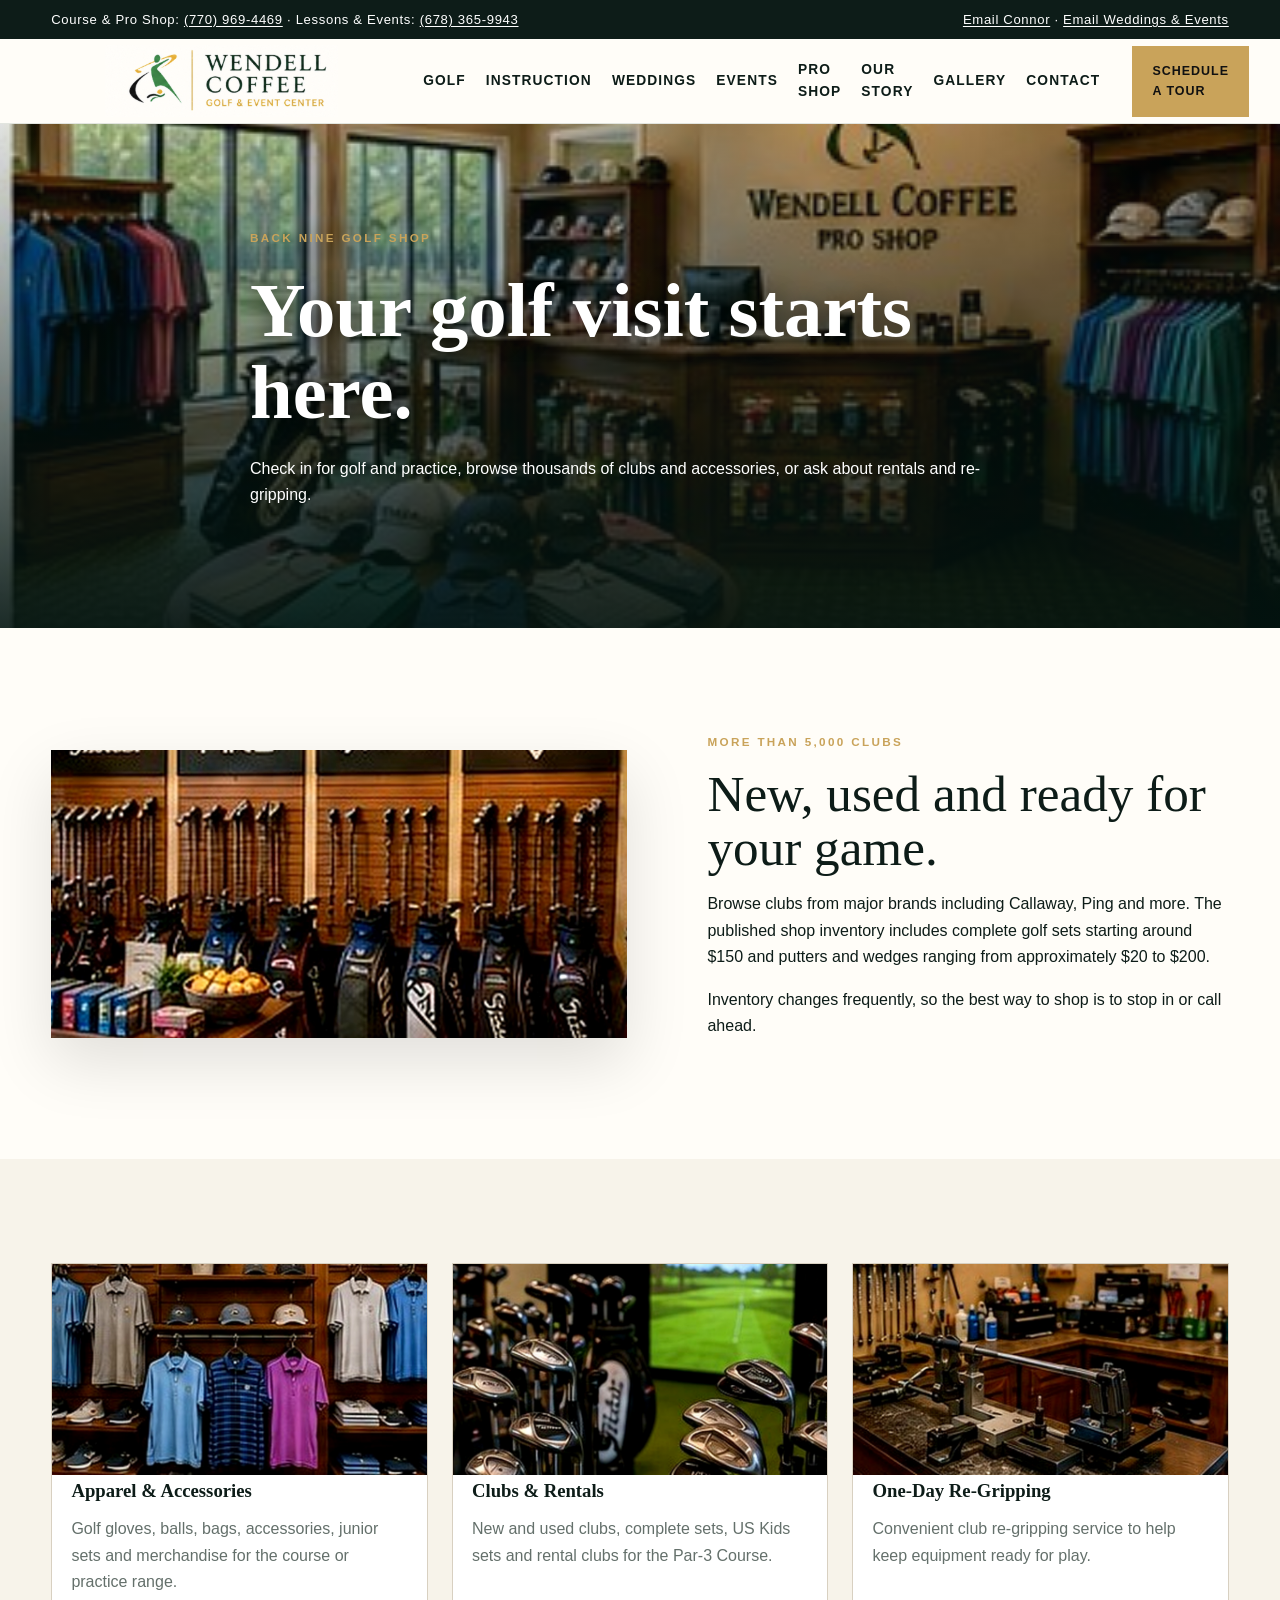
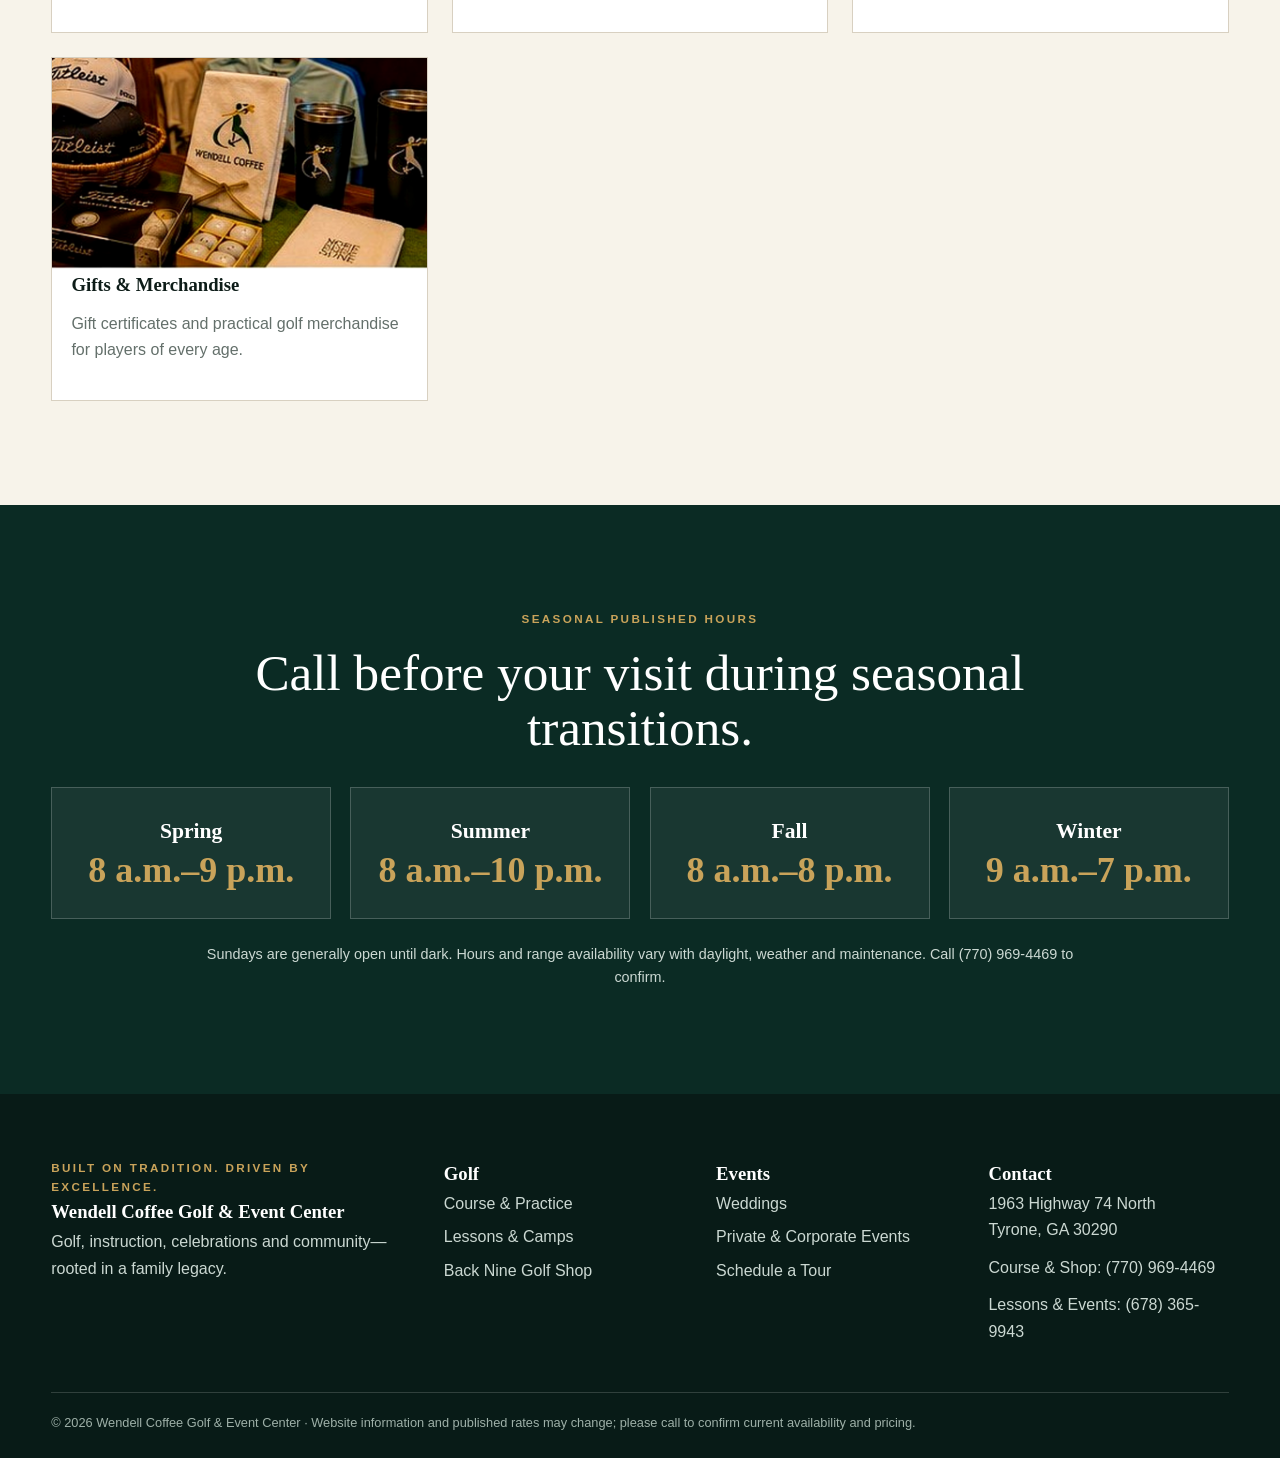
<file: pro-shop.html>
<!doctype html><html lang="en"><head><meta charset="utf-8"><meta name="viewport" content="width=device-width,initial-scale=1"><title>Back Nine Golf Shop | Wendell Coffee Golf Center</title><meta name="description" content="New and used golf clubs, accessories, re-gripping, rental sets and gift certificates in Tyrone, Georgia."><link rel="stylesheet" href="assets/css/site.css?v=25"></head><body class=""><div class="top"><div class="wrap"><span>Course & Pro Shop: <a href="tel:17709694469">(770) 969-4469</a> · Lessons & Events: <a href="tel:16783659943">(678) 365-9943</a></span><span><a href="mailto:connor.coffee.golf.lessons@gmail.com">Email Connor</a> · <a href="mailto:coffee.event.center@gmail.com">Email Weddings & Events</a></span></div></div><header class="header"><div class="wrap nav"><a class="brand brand-option3" href="index.html"><img src="assets/images/logo-option3-approved.png" alt="Wendell Coffee Golf &amp; Event Center"></a><button class="menuBtn" aria-label="Open navigation">Menu</button><nav class="links"><a href="golf.html">Golf</a><a href="academy.html">Instruction</a><a href="weddings.html">Weddings</a><a href="events.html">Events</a><a href="pro-shop.html">Pro Shop</a><a href="legacy.html">Our Story</a><a href="gallery.html">Gallery</a><a href="contact.html">Contact</a></nav><a class="btn gold" href="contact.html#inquiry">Schedule a Tour</a></div></header><section class="pagehero" style="background-image:url('assets/images/proshop-interior.jpg')"><div class="wrap content"><div class="eyebrow">Back Nine Golf Shop</div><h1>Your golf visit starts here.</h1><p>Check in for golf and practice, browse thousands of clubs and accessories, or ask about rentals and re-gripping.</p></div></section>
<section class="section"><div class="wrap split"><img class="wide" src="assets/images/proshop-clubs-v5.jpg" alt="Golf clubs in the Pro Shop"><div><div class="eyebrow">More than 5,000 clubs</div><h2>New, used and ready for your game.</h2><p>Browse clubs from major brands including Callaway, Ping and more. The published shop inventory includes complete golf sets starting around $150 and putters and wedges ranging from approximately $20 to $200.</p><p>Inventory changes frequently, so the best way to shop is to stop in or call ahead.</p></div></div></section>
<section class="section soft"><div class="wrap event-grid"><article><img src="assets/images/proshop-apparel-v5.jpg" alt="Golf apparel"><h3>Apparel & Accessories</h3><p>Golf gloves, balls, bags, accessories, junior sets and merchandise for the course or practice range.</p></article><article><img src="assets/images/proshop-fitting-v5.jpg" alt="Golf club display"><h3>Clubs & Rentals</h3><p>New and used clubs, complete sets, US Kids sets and rental clubs for the Par-3 Course.</p></article><article><img src="assets/images/proshop-repair-v5.jpg" alt="Golf club repair"><h3>One-Day Re-Gripping</h3><p>Convenient club re-gripping service to help keep equipment ready for play.</p></article><article><img src="assets/images/proshop-gifts-v5.jpg" alt="Golf gifts"><h3>Gifts & Merchandise</h3><p>Gift certificates and practical golf merchandise for players of every age.</p></article></div></section>
<section class="section dark"><div class="wrap"><div class="eyebrow center">Seasonal published hours</div><h2 class="center headline">Call before your visit during seasonal transitions.</h2><div class="price-grid dark-prices"><article class="price-card"><h3>Spring</h3><strong>8 a.m.–9 p.m.</strong></article><article class="price-card"><h3>Summer</h3><strong>8 a.m.–10 p.m.</strong></article><article class="price-card"><h3>Fall</h3><strong>8 a.m.–8 p.m.</strong></article><article class="price-card"><h3>Winter</h3><strong>9 a.m.–7 p.m.</strong></article></div><p class="fineprint center">Sundays are generally open until dark. Hours and range availability vary with daylight, weather and maintenance. Call <a href="tel:17709694469">(770) 969-4469</a> to confirm.</p></div></section><footer class="footer"><div class="wrap"><div class="footergrid"><div><div class="eyebrow">Built on Tradition. Driven by Excellence.</div><h3>Wendell Coffee Golf &amp; Event Center</h3><p>Golf, instruction, celebrations and community—rooted in a family legacy.</p></div><div><h3>Golf</h3><a href="golf.html">Course & Practice</a><a href="academy.html">Lessons & Camps</a><a href="pro-shop.html">Back Nine Golf Shop</a></div><div><h3>Events</h3><a href="weddings.html">Weddings</a><a href="events.html">Private & Corporate Events</a><a href="contact.html">Schedule a Tour</a></div><div><h3>Contact</h3><p>1963 Highway 74 North<br>Tyrone, GA 30290</p><a href="tel:17709694469">Course & Shop: (770) 969-4469</a><a href="tel:16783659943">Lessons & Events: (678) 365-9943</a></div></div><div class="copy">© 2026 Wendell Coffee Golf & Event Center · Website information and published rates may change; please call to confirm current availability and pricing.</div></div></footer><div class="mobileCta"><a class="btn gold" href="tel:16783659943">Call Connor</a><a class="btn dark" href="mailto:connor.coffee.golf.lessons@gmail.com">Email Connor</a></div><script src="assets/js/site.js?v=25"></script></body></html>
</file>
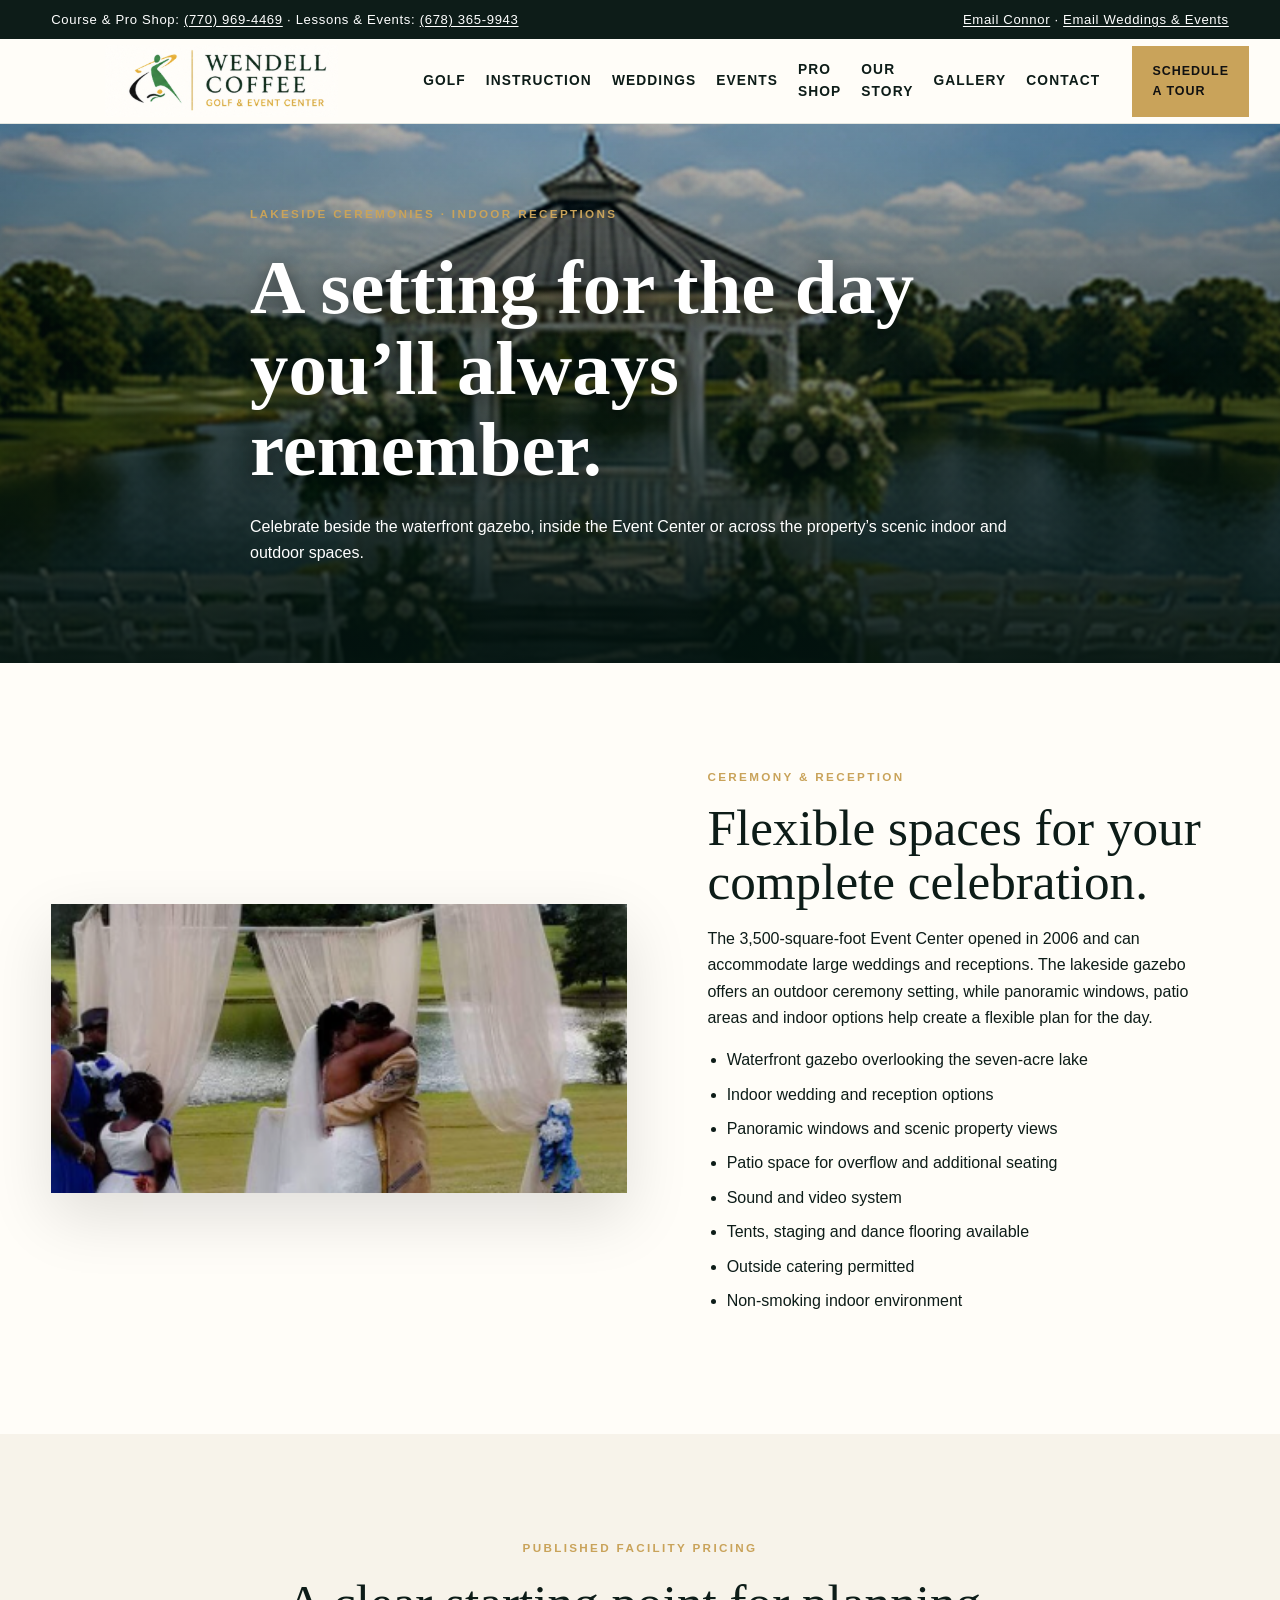
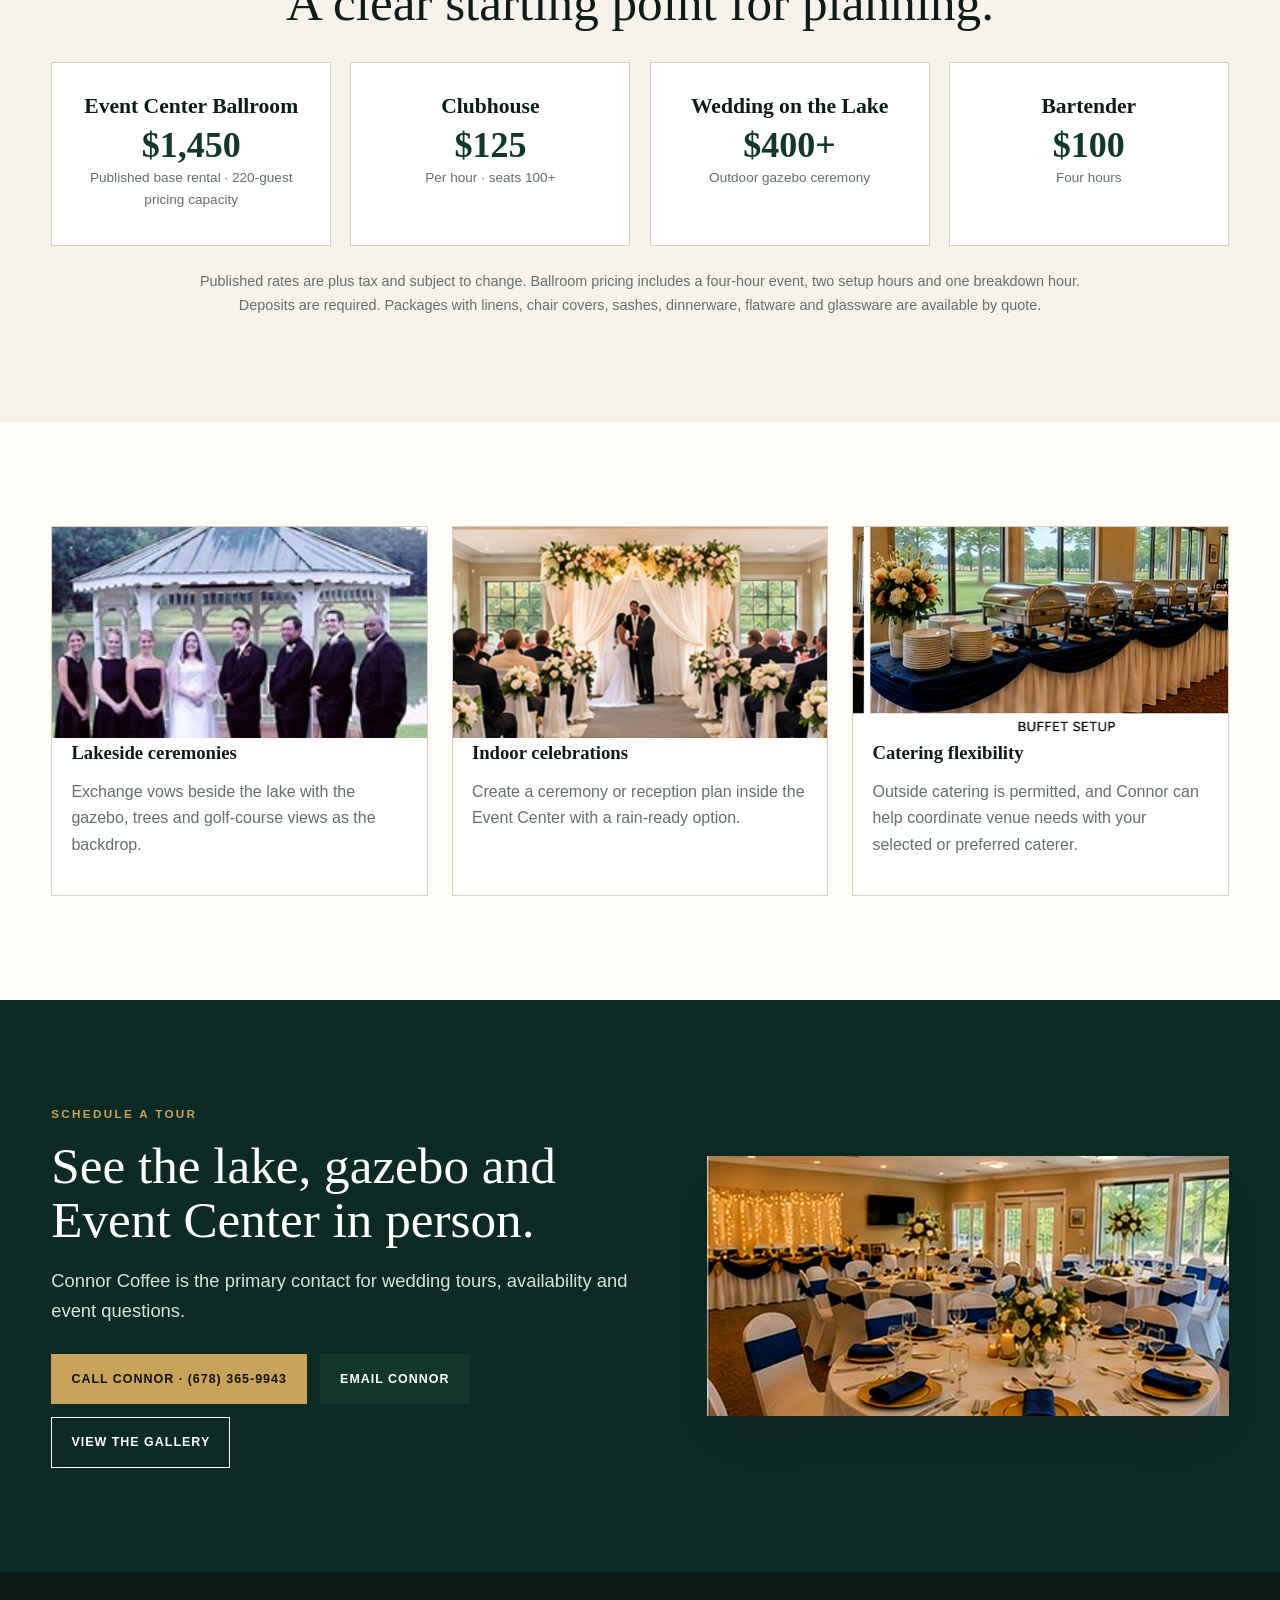
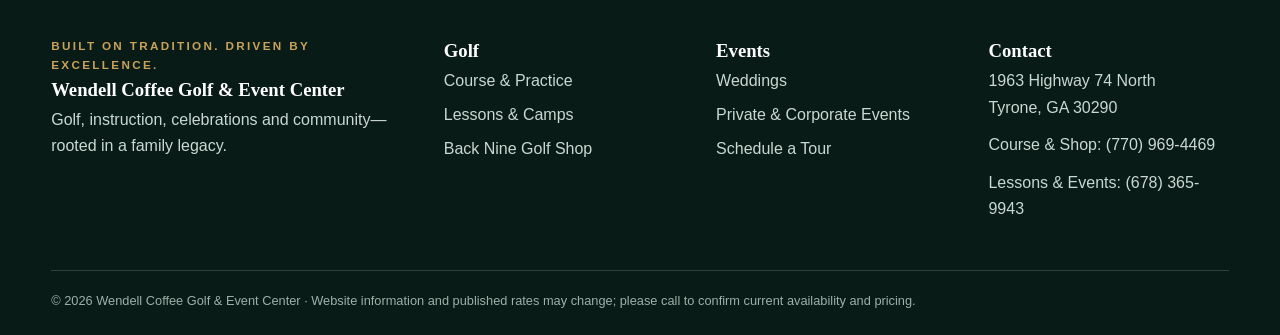
<file: weddings.html>
<!doctype html><html lang="en"><head><meta charset="utf-8"><meta name="viewport" content="width=device-width,initial-scale=1"><title>Weddings | Wendell Coffee Golf & Event Center</title><meta name="description" content="Lakeside gazebo weddings, indoor ceremonies and wedding receptions in Tyrone, Georgia."><link rel="stylesheet" href="assets/css/site.css?v=25"></head><body class=""><div class="top"><div class="wrap"><span>Course & Pro Shop: <a href="tel:17709694469">(770) 969-4469</a> · Lessons & Events: <a href="tel:16783659943">(678) 365-9943</a></span><span><a href="mailto:connor.coffee.golf.lessons@gmail.com">Email Connor</a> · <a href="mailto:coffee.event.center@gmail.com">Email Weddings & Events</a></span></div></div><header class="header"><div class="wrap nav"><a class="brand brand-option3" href="index.html"><img src="assets/images/logo-option3-approved.png" alt="Wendell Coffee Golf &amp; Event Center"></a><button class="menuBtn" aria-label="Open navigation">Menu</button><nav class="links"><a href="golf.html">Golf</a><a href="academy.html">Instruction</a><a href="weddings.html">Weddings</a><a href="events.html">Events</a><a href="pro-shop.html">Pro Shop</a><a href="legacy.html">Our Story</a><a href="gallery.html">Gallery</a><a href="contact.html">Contact</a></nav><a class="btn gold" href="contact.html#inquiry">Schedule a Tour</a></div></header><section class="pagehero wedding-pagehero" style="background-image:url('assets/images/wedding-gazebo-ai-hero.jpg')"><div class="wrap content"><div class="eyebrow">Lakeside ceremonies · Indoor receptions</div><h1>A setting for the day you’ll always remember.</h1><p>Celebrate beside the waterfront gazebo, inside the Event Center or across the property’s scenic indoor and outdoor spaces.</p></div></section>
<section class="section"><div class="wrap split"><img class="wide" src="assets/images/wedding-lake-new.png" alt="Wedding ceremony by the lake"><div><div class="eyebrow">Ceremony & reception</div><h2>Flexible spaces for your complete celebration.</h2><p>The 3,500-square-foot Event Center opened in 2006 and can accommodate large weddings and receptions. The lakeside gazebo offers an outdoor ceremony setting, while panoramic windows, patio areas and indoor options help create a flexible plan for the day.</p><ul class="checklist"><li>Waterfront gazebo overlooking the seven-acre lake</li><li>Indoor wedding and reception options</li><li>Panoramic windows and scenic property views</li><li>Patio space for overflow and additional seating</li><li>Sound and video system</li><li>Tents, staging and dance flooring available</li><li>Outside catering permitted</li><li>Non-smoking indoor environment</li></ul></div></div></section>
<section class="section soft"><div class="wrap"><div class="eyebrow center">Published facility pricing</div><h2 class="center headline">A clear starting point for planning.</h2><div class="price-grid"><article class="price-card"><h3>Event Center Ballroom</h3><strong>$1,450</strong><span>Published base rental · 220-guest pricing capacity</span></article><article class="price-card"><h3>Clubhouse</h3><strong>$125</strong><span>Per hour · seats 100+</span></article><article class="price-card"><h3>Wedding on the Lake</h3><strong>$400+</strong><span>Outdoor gazebo ceremony</span></article><article class="price-card"><h3>Bartender</h3><strong>$100</strong><span>Four hours</span></article></div><p class="fineprint center">Published rates are plus tax and subject to change. Ballroom pricing includes a four-hour event, two setup hours and one breakdown hour. Deposits are required. Packages with linens, chair covers, sashes, dinnerware, flatware and glassware are available by quote.</p></div></section>
<section class="section"><div class="wrap event-grid"><article><img src="assets/images/wedding-gazebo.jpg" alt="Lakeside gazebo ceremony"><h3>Lakeside ceremonies</h3><p>Exchange vows beside the lake with the gazebo, trees and golf-course views as the backdrop.</p></article><article><img src="assets/images/gallery-indoor-wedding-v12.jpg" alt="Indoor wedding ceremony"><h3>Indoor celebrations</h3><p>Create a ceremony or reception plan inside the Event Center with a rain-ready option.</p></article><article><img src="assets/images/event-buffet-clean.jpg" alt="Catered buffet"><h3>Catering flexibility</h3><p>Outside catering is permitted, and Connor can help coordinate venue needs with your selected or preferred caterer.</p></article></div></section>
<section class="section dark"><div class="wrap split"><div><div class="eyebrow">Schedule a tour</div><h2>See the lake, gazebo and Event Center in person.</h2><p class="lead">Connor Coffee is the primary contact for wedding tours, availability and event questions.</p><div class="actions"><a class="btn gold" href="tel:16783659943">Call Connor · (678) 365-9943</a><a class="btn dark" href="mailto:connor.coffee.golf.lessons@gmail.com">Email Connor</a><a class="btn light" href="gallery.html">View the Gallery</a></div></div><img class="wide" src="assets/images/event-elegant-v5.jpg" alt="Wedding reception setup"></div></section><footer class="footer"><div class="wrap"><div class="footergrid"><div><div class="eyebrow">Built on Tradition. Driven by Excellence.</div><h3>Wendell Coffee Golf &amp; Event Center</h3><p>Golf, instruction, celebrations and community—rooted in a family legacy.</p></div><div><h3>Golf</h3><a href="golf.html">Course & Practice</a><a href="academy.html">Lessons & Camps</a><a href="pro-shop.html">Back Nine Golf Shop</a></div><div><h3>Events</h3><a href="weddings.html">Weddings</a><a href="events.html">Private & Corporate Events</a><a href="contact.html">Schedule a Tour</a></div><div><h3>Contact</h3><p>1963 Highway 74 North<br>Tyrone, GA 30290</p><a href="tel:17709694469">Course & Shop: (770) 969-4469</a><a href="tel:16783659943">Lessons & Events: (678) 365-9943</a></div></div><div class="copy">© 2026 Wendell Coffee Golf & Event Center · Website information and published rates may change; please call to confirm current availability and pricing.</div></div></footer><div class="mobileCta"><a class="btn gold" href="tel:16783659943">Call Connor</a><a class="btn dark" href="mailto:connor.coffee.golf.lessons@gmail.com">Email Connor</a></div><script src="assets/js/site.js?v=25"></script></body></html>
</file>
<file: assets/css/site.css>
:root{--ink:#0d1c18;--forest:#12372d;--forest2:#0b2b24;--gold:#c9a35a;--ivory:#f7f3ea;--paper:#fffdf8;--muted:#64706b;--line:#d8d0c1;--shadow:0 24px 60px rgba(0,0,0,.12)}
*{box-sizing:border-box}html{scroll-behavior:smooth}body{margin:0;font-family:Inter,Arial,sans-serif;color:var(--ink);background:var(--paper);line-height:1.65}img{display:block;width:100%}a{color:inherit;text-decoration:none}.wrap{width:min(1180px,92vw);margin:auto}.top{background:var(--ink);color:#fff;font-size:.82rem;letter-spacing:.05em}.top .wrap{display:flex;justify-content:space-between;padding:.55rem 0}.header{position:sticky;top:0;z-index:20;background:rgba(255,253,248,.96);backdrop-filter:blur(14px);border-bottom:1px solid rgba(18,55,45,.12)}.nav{display:flex;align-items:center;gap:2rem;min-height:84px}.brand{display:flex;align-items:center;gap:.9rem;margin-right:auto}.brand img{width:56px;height:56px;object-fit:contain}.brand strong{display:block;font-family:Georgia,serif;font-size:1.18rem;letter-spacing:.03em}.brand small{display:block;text-transform:uppercase;letter-spacing:.15em;font-size:.65rem}.links{display:flex;gap:1.25rem;align-items:center}.links a{font-size:.86rem;text-transform:uppercase;letter-spacing:.08em;font-weight:700}.links a:hover{color:var(--gold)}.menuBtn{display:none}.btn{display:inline-flex;align-items:center;justify-content:center;padding:.88rem 1.2rem;border:1px solid var(--forest);font-weight:800;text-transform:uppercase;letter-spacing:.08em;font-size:.78rem;transition:.25s}.btn:hover{transform:translateY(-2px)}.btn.gold{background:var(--gold);border-color:var(--gold);color:#111}.btn.dark{background:var(--forest);color:#fff}.btn.light{border-color:#fff;color:#fff}.hero{min-height:78vh;display:flex;align-items:flex-end;position:relative;background-size:cover;background-position:center}.hero:after{content:"";position:absolute;inset:0;background:linear-gradient(90deg,rgba(3,18,15,.88),rgba(3,18,15,.3) 60%,rgba(3,18,15,.15))}.hero .content{position:relative;z-index:1;color:#fff;padding:7rem 0 6rem;max-width:760px}.eyebrow{text-transform:uppercase;letter-spacing:.2em;font-weight:800;font-size:.73rem;color:var(--gold)}h1,h2,h3{font-family:Georgia,serif;line-height:1.06;margin:.3em 0}.hero h1{font-size:clamp(3rem,7vw,6.8rem);font-weight:500}.hero h1 em{color:var(--gold);font-weight:400}.hero p{font-size:1.15rem;max-width:680px}.actions{display:flex;gap:.8rem;flex-wrap:wrap;margin-top:1.7rem}.section{padding:6.5rem 0}.section.dark{background:var(--forest2);color:#fff}.section.soft{background:var(--ivory)}.section h2{font-size:clamp(2.2rem,4vw,4.4rem);font-weight:500}.lead{font-size:1.15rem;color:var(--muted)}.dark .lead{color:#d9e3de}.split{display:grid;grid-template-columns:1.05fr .95fr;gap:5rem;align-items:center}.split.reverse{grid-template-columns:.95fr 1.05fr}.portrait{min-height:580px;object-fit:cover;box-shadow:var(--shadow)}.wide{aspect-ratio:16/8;object-fit:cover;box-shadow:var(--shadow)}.story-image{min-height:520px;object-fit:cover}.feature-band{position:relative;min-height:620px;background-size:cover;background-position:center;display:flex;align-items:center}.feature-band:after{content:"";position:absolute;inset:0;background:linear-gradient(90deg,rgba(5,20,16,.86),rgba(5,20,16,.2))}.feature-band .panel{position:relative;z-index:1;color:#fff;width:min(600px,90vw);margin-left:max(4vw,calc((100vw - 1180px)/2));padding:3rem;background:rgba(7,31,25,.72);border-left:4px solid var(--gold);backdrop-filter:blur(8px)}.feature-band h2{font-size:clamp(2.4rem,5vw,4.8rem)}.stats{display:flex;justify-content:space-between;gap:1rem;flex-wrap:wrap;border-top:1px solid rgba(255,255,255,.25);border-bottom:1px solid rgba(255,255,255,.25);padding:2rem 0}.stat strong{display:block;font-family:Georgia,serif;font-size:2.6rem;color:var(--gold)}.stat span{font-size:.8rem;text-transform:uppercase;letter-spacing:.11em}.pagehero{min-height:56vh;display:flex;align-items:flex-end;position:relative;background-size:cover;background-position:center}.pagehero:after{content:"";position:absolute;inset:0;background:linear-gradient(0deg,rgba(3,20,16,.9),rgba(3,20,16,.12))}.pagehero .content{position:relative;z-index:1;color:#fff;padding:5rem 0}.pagehero h1{font-size:clamp(3.1rem,6vw,6rem)}.stack{display:flex;flex-direction:column;gap:6rem}.stack article{display:grid;grid-template-columns:1.1fr .9fr;gap:4rem;align-items:center}.stack article:nth-child(even){grid-template-columns:.9fr 1.1fr}.stack article:nth-child(even) img{order:2}.stack img{aspect-ratio:16/10;object-fit:cover;box-shadow:var(--shadow)}.timeline{border-left:2px solid var(--gold);padding-left:2rem}.timeline .item{margin:0 0 2.4rem}.timeline strong{color:var(--gold);font-size:1.4rem}.quote{font-family:Georgia,serif;font-size:2rem;line-height:1.3;border-left:4px solid var(--gold);padding-left:2rem}.gallery-flow{display:flex;flex-direction:column;gap:5rem}.gallery-item{display:grid;grid-template-columns:1fr .65fr;gap:3rem;align-items:center}.gallery-item:nth-child(even){grid-template-columns:.65fr 1fr}.gallery-item:nth-child(even) img{order:2}.gallery-item img{max-height:760px;object-fit:cover;box-shadow:var(--shadow)}.caption h3{font-size:2rem}.tag{font-size:.75rem;text-transform:uppercase;letter-spacing:.16em;color:var(--gold);font-weight:800}.form{display:grid;gap:1rem}.form input,.form textarea,.form select{padding:1rem;border:1px solid var(--line);background:#fff;font:inherit}.form textarea{min-height:150px}.footer{background:#081b17;color:#fff;padding:4rem 0 1.5rem}.footergrid{display:grid;grid-template-columns:1.5fr 1fr 1fr 1fr;gap:2rem}.footer a,.footer p{display:block;color:#cbd8d2;margin:.45rem 0}.copy{border-top:1px solid rgba(255,255,255,.16);margin-top:2.5rem;padding-top:1.2rem;color:#9eb0a8;font-size:.8rem}.notice{background:#f0e6d1;border-left:4px solid var(--gold);padding:1rem 1.2rem}.cards{display:grid;grid-template-columns:repeat(3,1fr);gap:1.3rem}.card{background:#fff;padding:2rem;border:1px solid var(--line)}.card h3{font-size:1.7rem}.mobileCta{display:none}
@media(max-width:900px){.links{display:none;position:absolute;left:0;right:0;top:84px;background:var(--paper);padding:1rem 4vw;flex-direction:column;align-items:flex-start;border-bottom:1px solid var(--line)}.links.open{display:flex}.menuBtn{display:block;border:1px solid var(--forest);background:transparent;padding:.7rem}.nav>.btn{display:none}.split,.split.reverse,.stack article,.stack article:nth-child(even),.gallery-item,.gallery-item:nth-child(even),.footergrid,.cards{grid-template-columns:1fr}.stack article:nth-child(even) img,.gallery-item:nth-child(even) img{order:0}.hero{min-height:70vh}.hero .content{padding:5rem 0}.section{padding:4.2rem 0}.portrait{min-height:420px}.feature-band .panel{margin:2rem;width:auto}.top .wrap{flex-direction:column;gap:.2rem}.mobileCta{display:block;position:fixed;bottom:16px;right:16px;z-index:30}.mobileCta .btn{box-shadow:0 8px 25px rgba(0,0,0,.25)}}

/* v4 refinement */
.hero-v4{background-position:center 48%}.center{text-align:center}.headline{max-width:820px;margin:.35em auto 2rem}.profile-grid{display:grid;grid-template-columns:1fr 1fr;gap:2rem}.profile-card{display:grid;grid-template-columns:220px 1fr;gap:1.6rem;align-items:center;border:1px solid var(--line);background:#fff;padding:1.3rem}.profile-card img{width:220px;height:300px;object-fit:cover}.profile-card h3{font-size:2rem}.textlink{font-weight:800;color:var(--forest)}.home-stats{margin-top:3rem;color:var(--ink)}.home-stats .stat span{color:var(--muted)}.media-feature{display:grid;grid-template-columns:1.08fr .92fr;gap:4rem;align-items:center}.media-feature.reverse{grid-template-columns:.92fr 1.08fr}.media-feature.reverse>div:first-child{order:1}.media-feature.reverse>.media-frame{order:2}.media-frame{height:540px;background:#e8e4da;overflow:hidden;box-shadow:var(--shadow)}.media-frame img{width:100%;height:100%;object-fit:cover}.media-frame.contain img{object-fit:contain;background:#ece7dc}.academy-hero{background-position:center 40%}.wedding-pagehero{background-position:center 44%}.portrait-fit{object-position:center 30%}.fit-contain{object-fit:contain!important;background:#eee8dc}.cards.four{grid-template-columns:repeat(4,1fr)}.checklist{padding-left:1.2rem}.checklist li{margin:.5rem 0}.event-grid{display:grid;grid-template-columns:repeat(3,1fr);gap:1.5rem}.event-grid article{background:#fff;border:1px solid var(--line);padding-bottom:1.3rem}.event-grid img{aspect-ratio:4/3;object-fit:cover}.event-grid h3,.event-grid p{margin-left:1.2rem;margin-right:1.2rem}.gallery-grid{display:grid;grid-template-columns:repeat(3,1fr);gap:1.3rem}.gallery-grid figure{margin:0;background:#fff;border:1px solid var(--line);overflow:hidden}.gallery-grid img{width:100%;height:320px;object-fit:cover}.gallery-grid figcaption{padding:1rem 1.1rem;font-family:Georgia,serif;font-size:1.05rem}.gallery-grid figcaption span{display:block;color:var(--gold);font-family:Inter,Arial,sans-serif;text-transform:uppercase;letter-spacing:.14em;font-size:.7rem;font-weight:800;margin-bottom:.25rem}.stack article img.fit-contain{height:520px;aspect-ratio:auto}.pagehero{background-color:#15382f}.pagehero .content{max-width:780px}.pagehero h1{text-shadow:0 3px 20px rgba(0,0,0,.5)}
@media(max-width:1050px){.profile-card{grid-template-columns:160px 1fr}.profile-card img{width:160px;height:240px}.cards.four{grid-template-columns:repeat(2,1fr)}}
@media(max-width:900px){.profile-grid,.media-feature,.media-feature.reverse,.event-grid,.gallery-grid{grid-template-columns:1fr}.media-feature.reverse>div:first-child,.media-feature.reverse>.media-frame{order:initial}.profile-card{grid-template-columns:130px 1fr}.profile-card img{width:130px;height:190px}.media-frame{height:380px}.gallery-grid{grid-template-columns:repeat(2,1fr)}.gallery-grid img{height:260px}}
@media(max-width:580px){.profile-card{grid-template-columns:1fr}.profile-card img{width:100%;height:340px}.cards.four,.gallery-grid{grid-template-columns:1fr}.gallery-grid img{height:300px}}

/* v5 production punch-list refinements */
.hero-v4{background-position:center 48%}
.pagehero[style*="par3-hero-ai"]{background-position:center 52%}
.wedding-pagehero{background-position:center 50%}
.pagehero[style*="events-reception-ai"]{background-position:center 48%}
.stack img,.event-grid img,.gallery-grid img{aspect-ratio:16/9;object-fit:cover}
.stack article img.fit-contain{height:auto;aspect-ratio:16/9;object-fit:cover!important;background:transparent}
.gallery-grid img{height:auto;aspect-ratio:16/9}
.event-grid img{height:auto}
.media-frame img{object-position:center}

/* v6 requested image-fit corrections */
.gallery-grid img.full-view{object-fit:contain;background:#10251f}
.stack img.full-view{object-fit:contain!important;background:#10251f}
.pagehero[style*="events-hero-v6"]{background-position:center 50%}

/* Version 7 refinements */
.brand img{background:#fffdf8;border-radius:12px;padding:3px;box-shadow:0 1px 5px rgba(0,0,0,.08)}
.pagehero[style*="events-hero-v7"]{background-position:center 48%}

/* Version 8 refinements */
.brand img{background:transparent;border-radius:0;padding:0;box-shadow:none;image-rendering:auto}
.pagehero[style*="events-hero-v8"]{background-position:center 52%}

/* Version 10: selected Option 3 primary logo */
.brand-option3{display:flex;align-items:center;flex:0 0 auto;margin-right:auto}.brand-option3 img{width:330px;height:auto;max-height:72px;object-fit:contain}@media (max-width:1180px){.brand-option3 img{width:265px}.nav{gap:1rem}}@media (max-width:760px){.brand-option3 img{width:220px;max-height:62px}}@media (max-width:440px){.brand-option3 img{width:185px}}

/* Version 11: approved Option 3 logo image, no overlays */
.brand-option3{display:flex;align-items:center;flex:0 0 auto;margin-right:auto;overflow:visible}
.brand-option3 img{display:block;width:340px!important;height:auto!important;max-height:72px!important;object-fit:contain!important;background:transparent!important;border:0!important;border-radius:0!important;padding:0!important;box-shadow:none!important;filter:none!important;mix-blend-mode:normal!important;opacity:1!important}
@media(max-width:1180px){.brand-option3 img{width:270px!important}}
@media(max-width:760px){.brand-option3 img{width:220px!important;max-height:62px!important}}
@media(max-width:440px){.brand-option3 img{width:185px!important}}

/* Version 13: production information, leadership and pricing */
.top a{color:#fff;text-decoration:underline;text-underline-offset:2px}.leadership-note{margin:2.2rem auto 0;padding:1.5rem 1.8rem;border-left:4px solid var(--gold);background:var(--ivory);max-width:820px}.leadership-note strong{font-family:Georgia,serif;font-size:1.6rem;margin-right:.7rem}.leadership-note span{color:var(--gold);font-weight:800;text-transform:uppercase;letter-spacing:.08em;font-size:.75rem}.leadership-note p{margin:.45rem 0 0}.price-grid{display:grid;grid-template-columns:repeat(4,1fr);gap:1.2rem}.price-card{background:#fff;border:1px solid var(--line);padding:1.6rem;text-align:center}.price-card h3{font-size:1.35rem}.price-card strong{display:block;font-family:Georgia,serif;color:var(--forest);font-size:2.25rem;line-height:1.1;margin:.5rem 0 .1rem}.price-card span{display:block;color:var(--muted);font-size:.85rem;margin-bottom:.5rem}.dark-prices .price-card{background:rgba(255,255,255,.06);border-color:rgba(255,255,255,.2)}.dark-prices .price-card strong{color:var(--gold)}.dark-prices .price-card span{color:#d9e3de}.fineprint{margin:1.5rem auto 0;max-width:900px;color:var(--muted);font-size:.9rem}.dark .fineprint{color:#cbd8d2}.leadership-contact{display:grid;grid-template-columns:repeat(3,1fr);gap:1.4rem}.contact-card{padding:2rem;border:1px solid var(--line);background:#fff}.contact-card.featured{border-top:5px solid var(--gold);box-shadow:var(--shadow)}.contact-card h2{font-size:2.2rem}.footergrid a[href^="tel"]{margin-top:.7rem}.event-grid article{height:100%}.event-grid article p{color:var(--muted)}
@media(max-width:900px){.price-grid,.leadership-contact{grid-template-columns:1fr 1fr}}
@media(max-width:580px){.price-grid,.leadership-contact{grid-template-columns:1fr}.top .wrap span:last-child{font-size:.76rem}}
</file>
